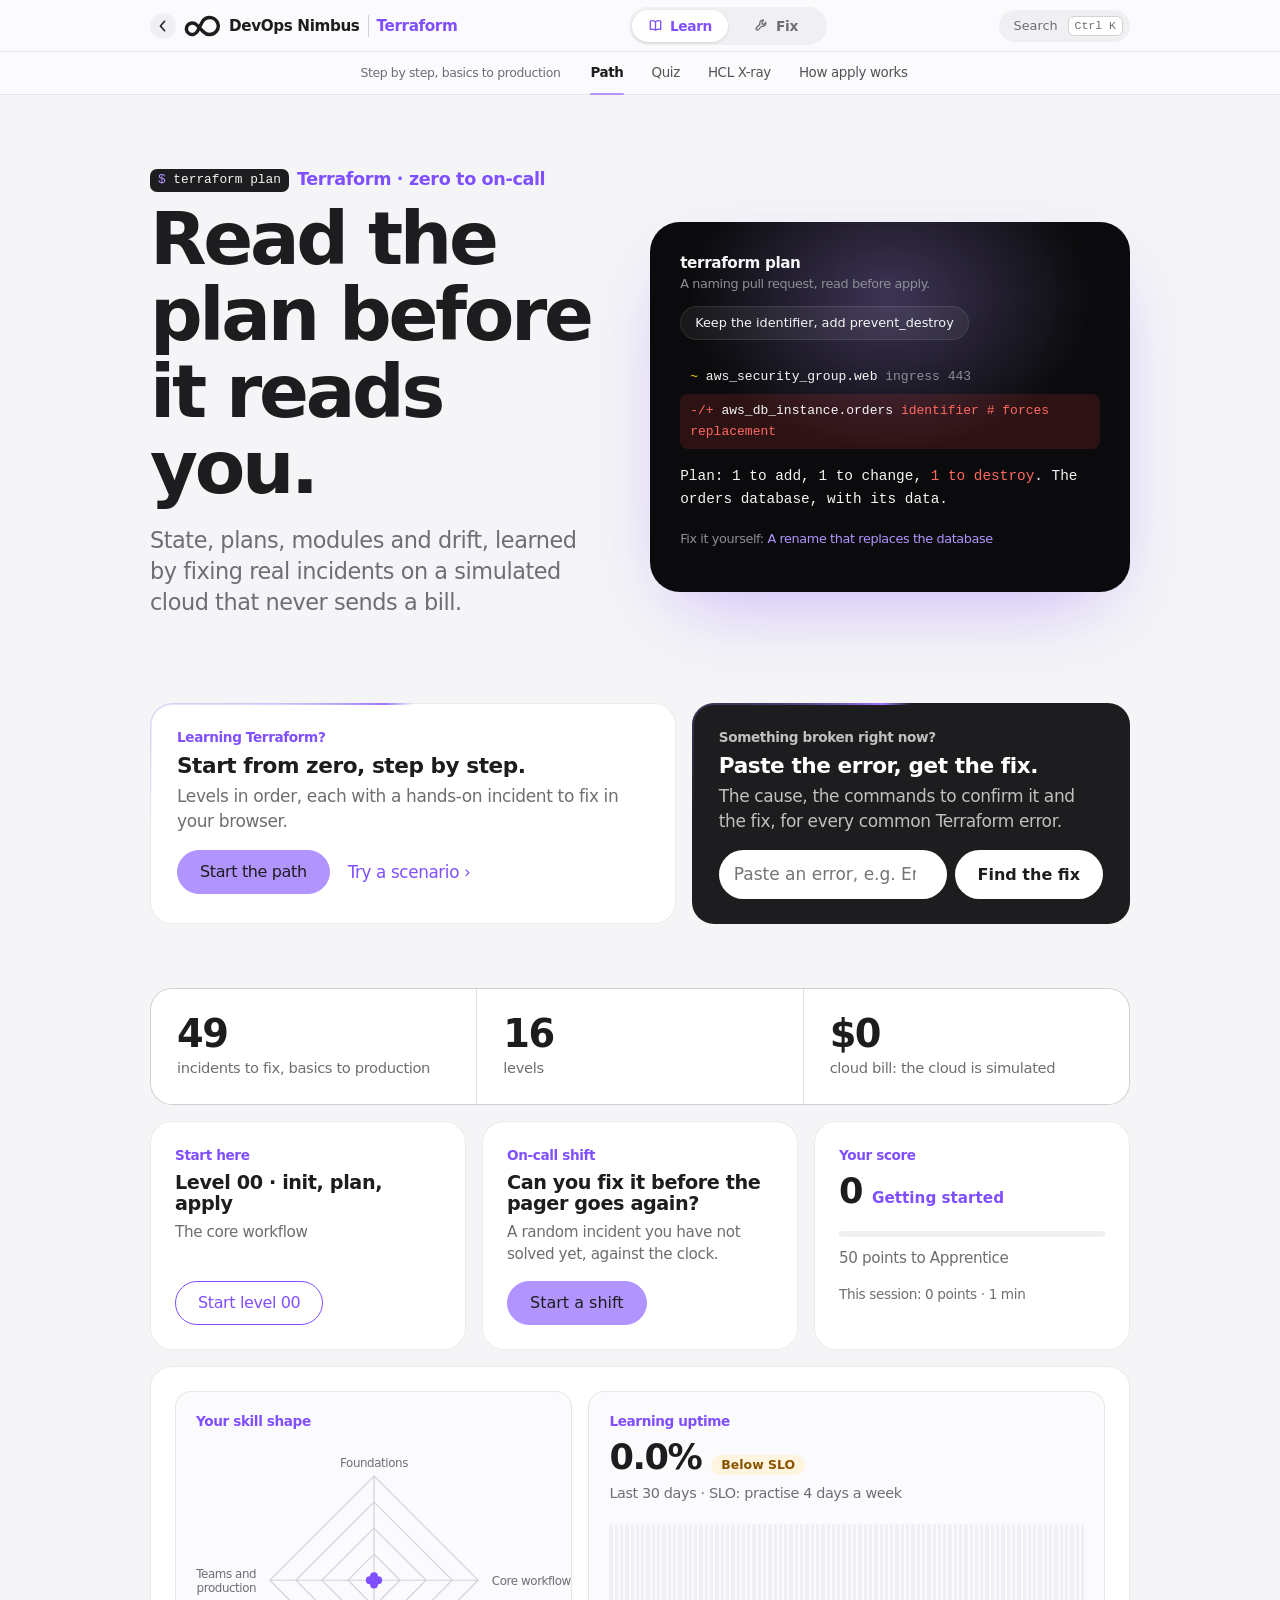
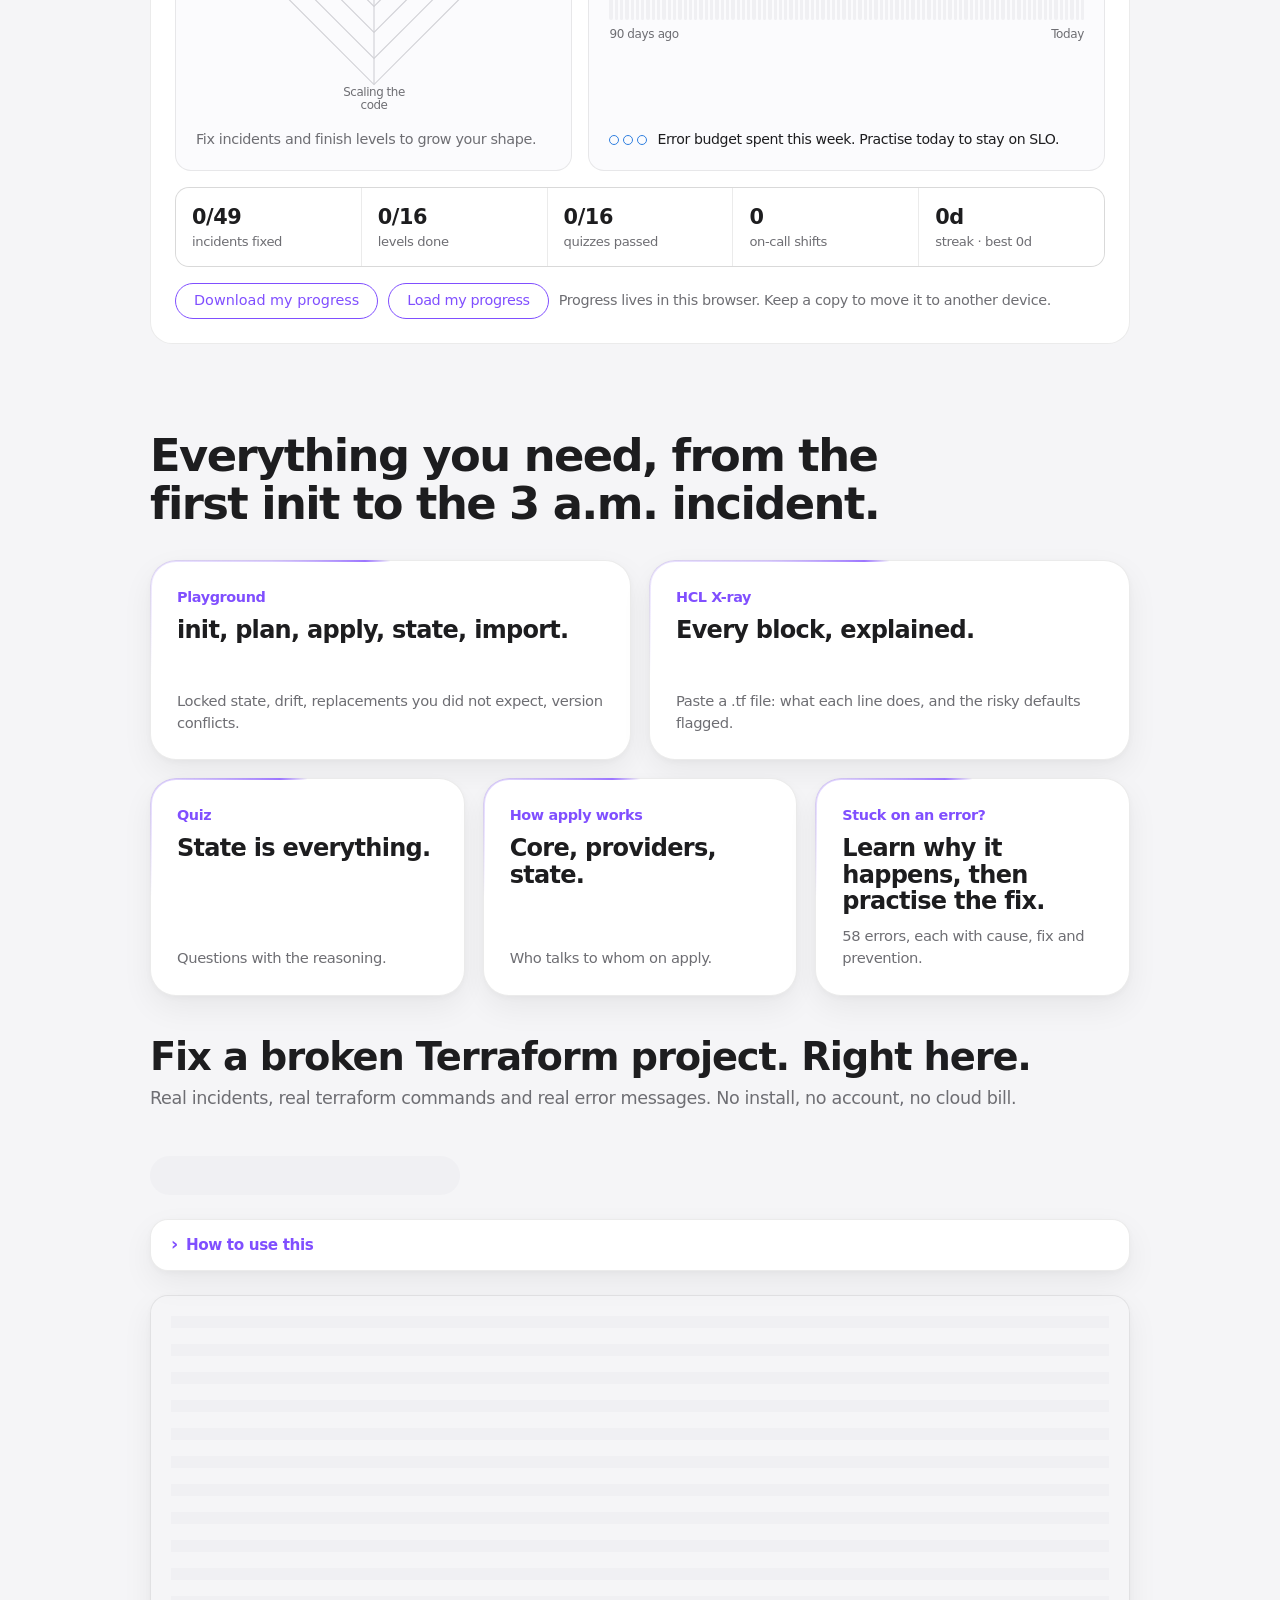
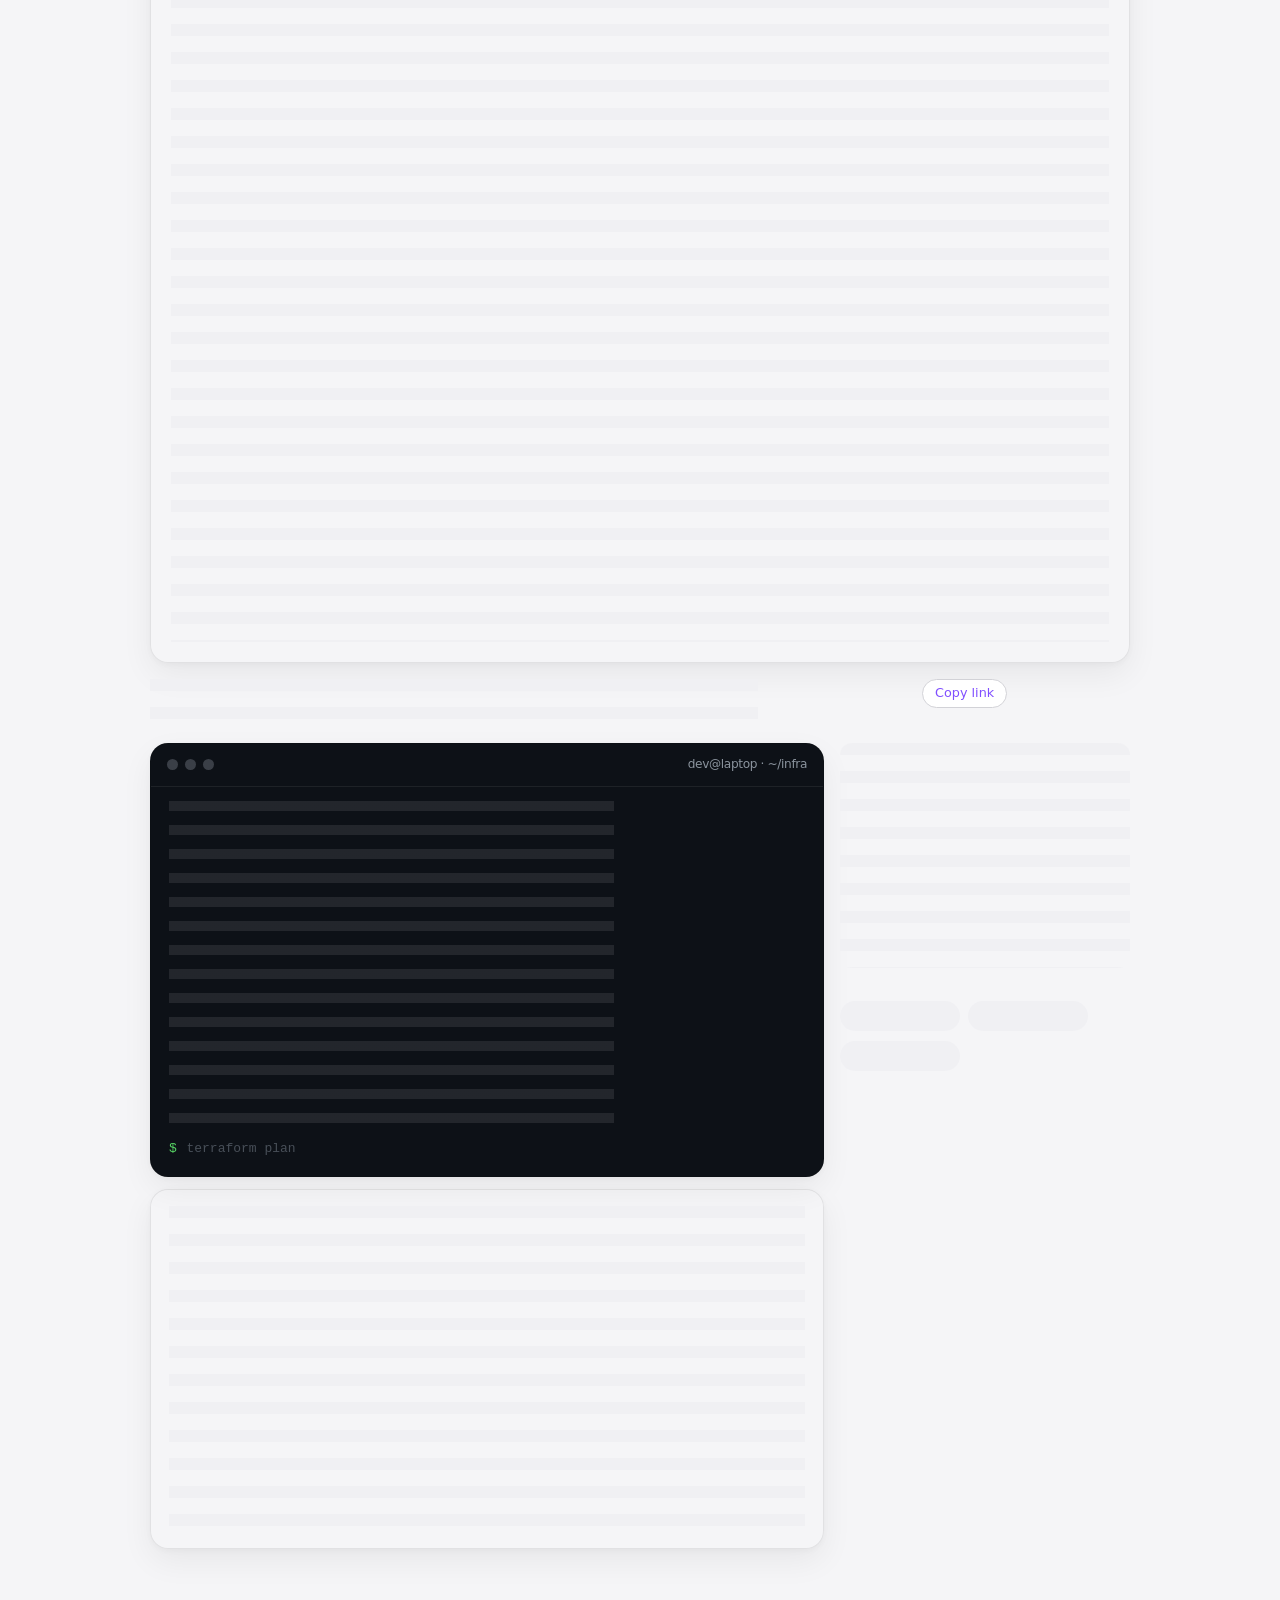
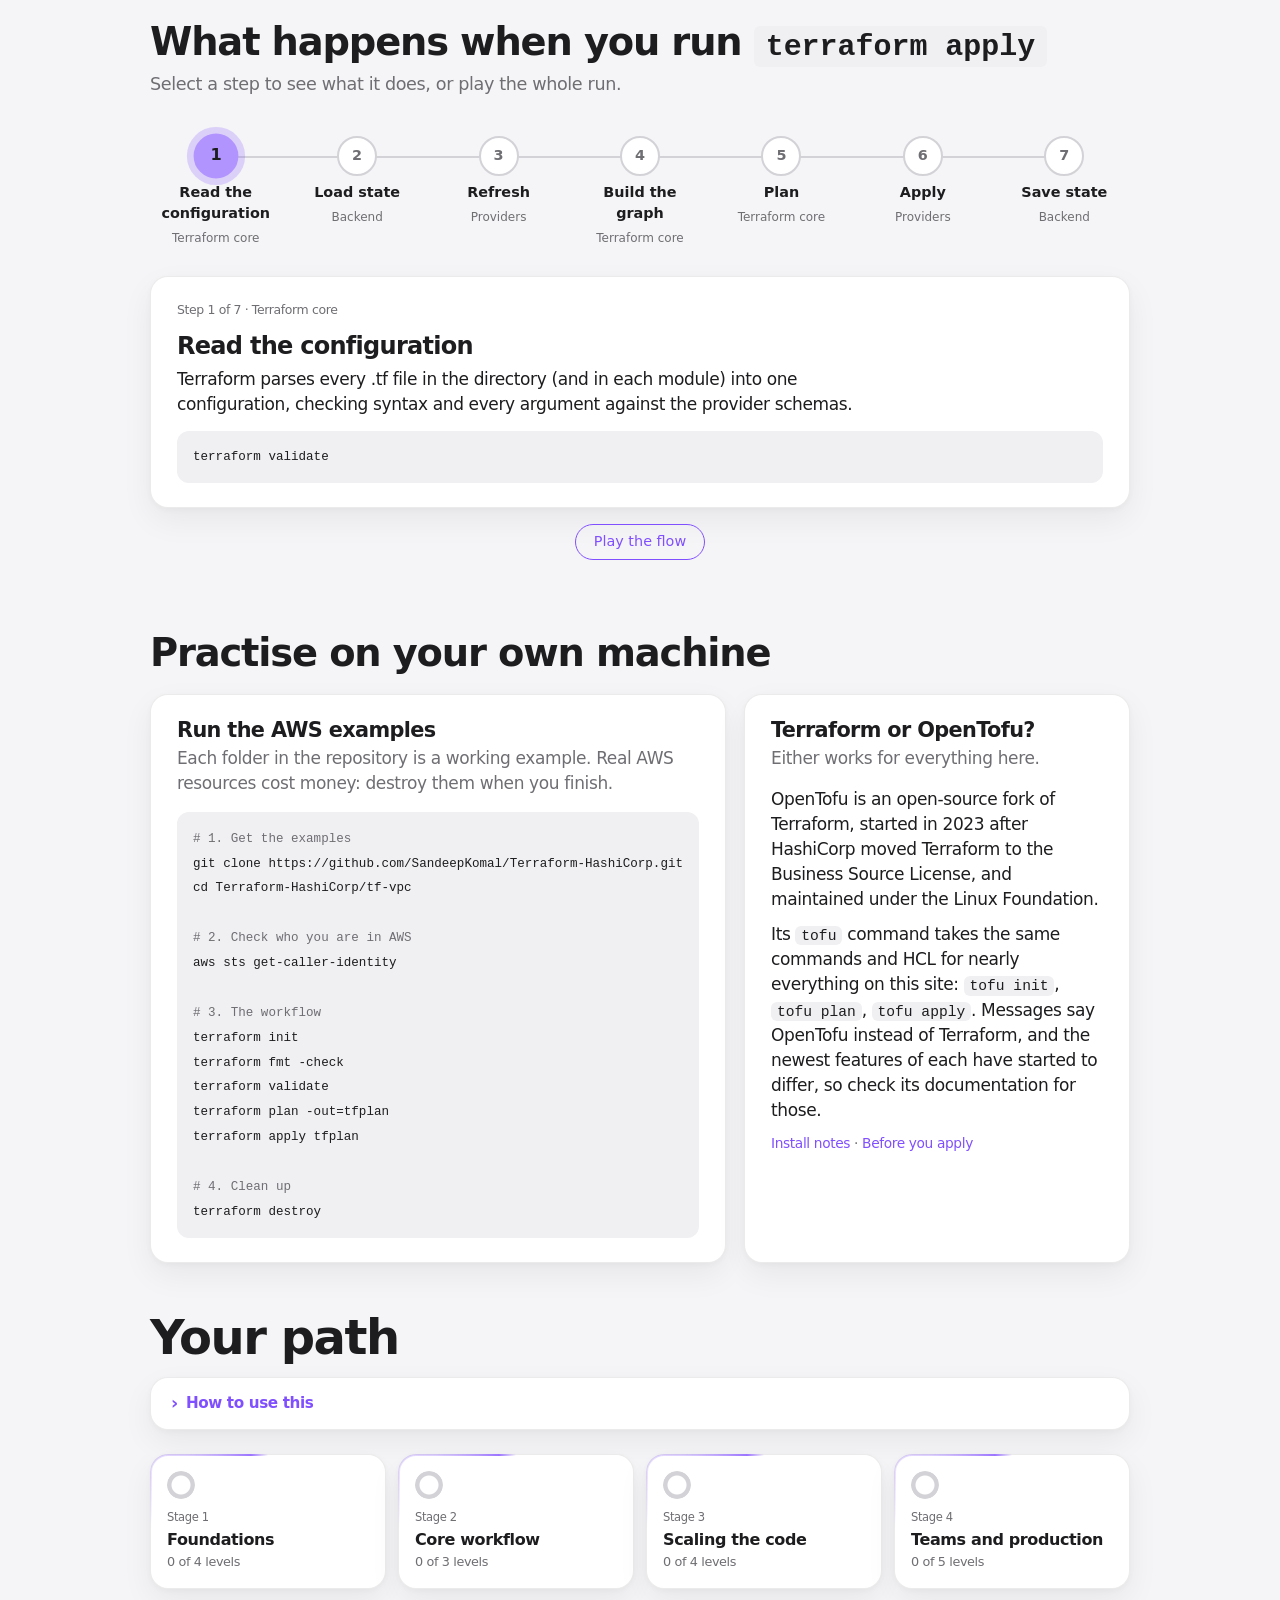
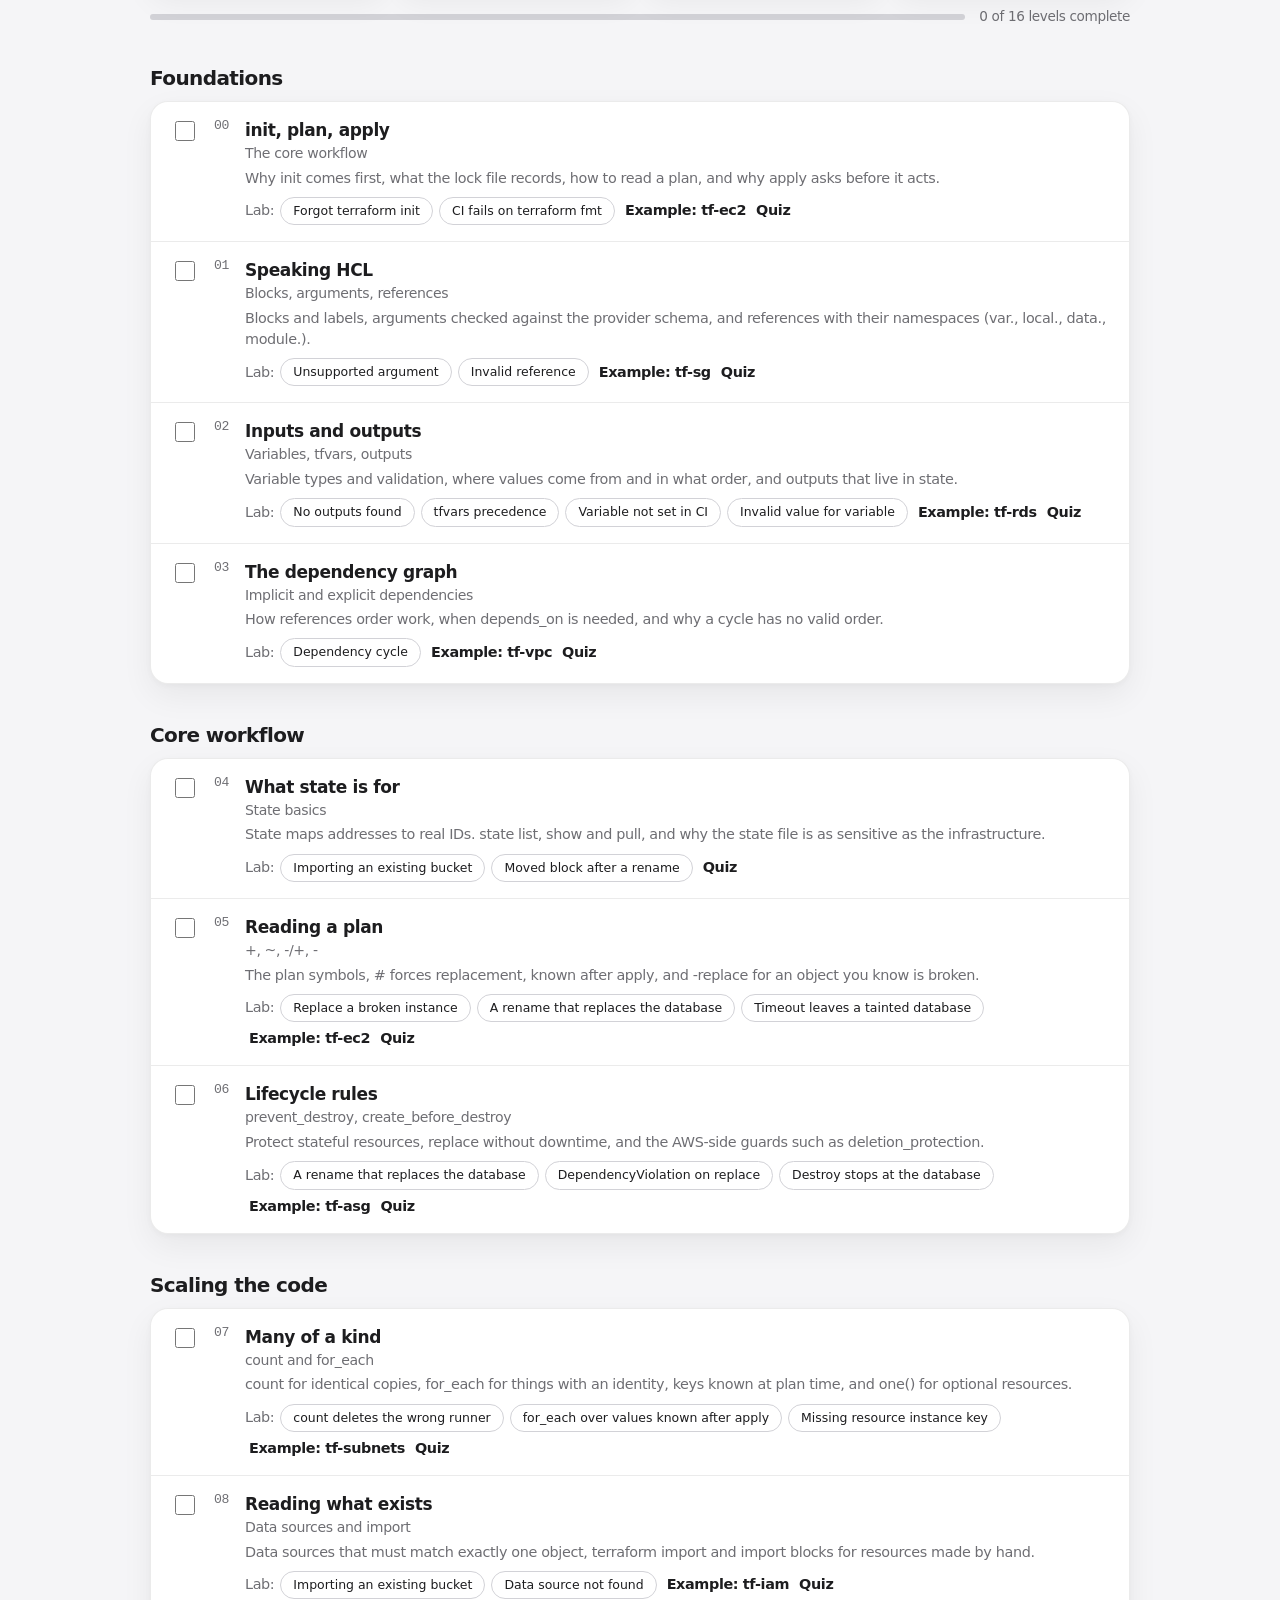
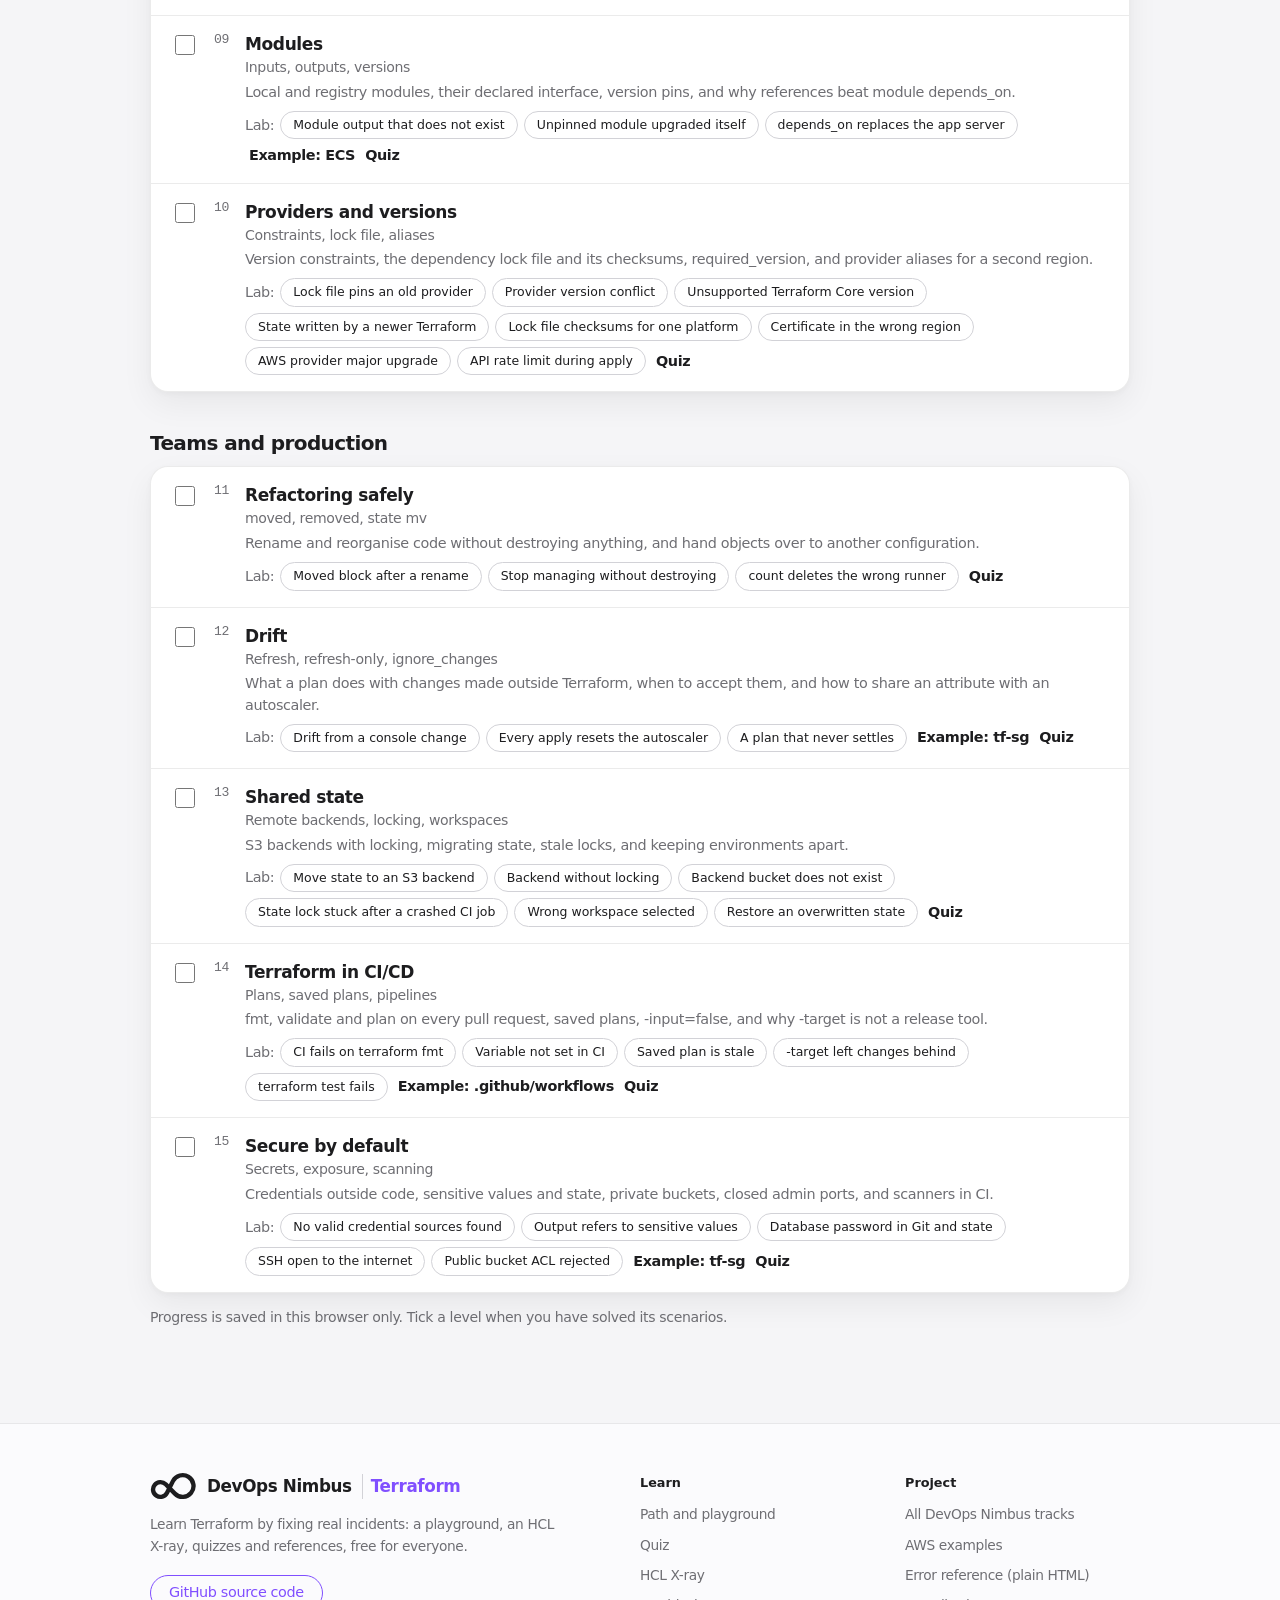
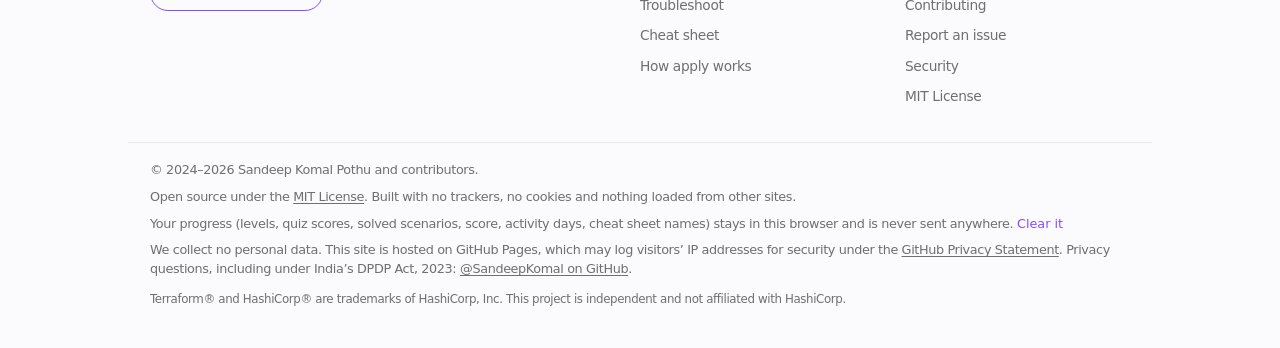
<file: site/index.html>
<!doctype html>
<html lang="en">
<head>
  <meta charset="utf-8">
  <meta name="viewport" content="width=device-width, initial-scale=1">
  <meta http-equiv="Content-Security-Policy" content="default-src 'self'; script-src 'self'; style-src 'self'; img-src 'self' data:; connect-src 'none'; base-uri 'none'; form-action 'none'">
  <meta name="description" content="Learn Terraform by fixing it: 49 real incidents in a browser playground (state locks, drift, replacements, imports, modules, provider versions, security), an HCL X-ray, a troubleshooting reference for every common error, quizzes and a cheat sheet. Free, no account.">
  <meta property="og:type" content="website">
  <meta property="og:site_name" content="DevOps Nimbus">
  <meta property="og:title" content="Terraform, zero to on-call · DevOps Nimbus">
  <meta property="og:description" content="Real Terraform incidents in your browser, an HCL X-ray, and a reference for every common Terraform error. Free and open source.">
  <meta property="og:url" content="https://sandeepkomal.github.io/Terraform-HashiCorp/">
  <link rel="canonical" href="https://sandeepkomal.github.io/Terraform-HashiCorp/">
  <title>Terraform · DevOps Nimbus</title>
  <link rel="stylesheet" href="style.css">
  <!-- Only what the first screen needs, fetched alongside the stylesheet; app.js loads the playground, X-ray, quiz bank and architecture after the first paint. -->
  <script defer src="data.js"></script>
  <script defer src="scenarios.js"></script>
  <script defer src="app.js"></script>
  <script defer src="engage.js"></script>
  <link rel="icon" href="favicon.svg" type="image/svg+xml">
</head>
<body>
  <a class="skip" href="#main">Skip to content</a>
  <header class="top">
    <div class="wrap top-inner">
      <div class="brand">
        <a class="brand-hub" href="https://sandeepkomal.github.io/devops-nimbus/" title="Back to all DevOps Nimbus tracks"><span class="brand-back" aria-hidden="true"><svg viewBox="0 0 8 14" width="7" height="12"><path d="M6.5 1.5 1.5 7l5 5.5" fill="none" stroke="currentColor" stroke-width="1.8" stroke-linecap="round" stroke-linejoin="round"/></svg></span><img class="mark" src="nimbus.svg" alt="" width="37" height="22"><span>DevOps Nimbus</span><span class="sr-only">: back to all tracks</span></a>
        <a class="brand-track" href="#path">Terraform</a>
      </div>
      <nav class="switch" aria-label="Mode">
        <a class="sw learn" href="#path"><svg viewBox="0 0 16 16" width="15" height="15" aria-hidden="true"><path d="M2.5 3.2c1.8-.6 3.6-.4 5.5.8 1.9-1.2 3.7-1.4 5.5-.8v9c-1.8-.6-3.6-.4-5.5.8-1.9-1.2-3.7-1.4-5.5-.8zM8 4v9" fill="none" stroke="currentColor" stroke-width="1.4" stroke-linejoin="round"/></svg>Learn</a>
        <a class="sw fix" href="#doctor"><svg viewBox="0 0 16 16" width="15" height="15" aria-hidden="true"><path d="M10.2 2.4a3.3 3.3 0 0 0-3.9 4.3L2.6 10.4a1.4 1.4 0 0 0 2 2l3.7-3.7a3.3 3.3 0 0 0 4.3-3.9l-2 2-1.7-.4-.4-1.7z" fill="none" stroke="currentColor" stroke-width="1.4" stroke-linejoin="round"/></svg>Fix</a>
      </nav>
      <button type="button" class="kbd-btn" id="palette-open" aria-label="Search the site (Ctrl+K)"><span>Search</span><kbd id="palette-key">Ctrl K</kbd></button>
    </div>
    <div class="wrap sub-row">
      <nav class="subnav" aria-label="Sections">
        <div class="mode learn" role="group" aria-label="Learn">
          <span class="mode-k">Step by step, basics to production</span>
          <a href="#path" data-tab="path">Path</a>
          <a href="#quiz" data-tab="quiz">Quiz</a>
          <a href="#xray" data-tab="xray">HCL X-ray</a>
          <a href="#arch" data-tab="arch">How apply works</a>
        </div>
        <div class="mode fix" role="group" aria-label="Fix">
          <span class="mode-k">Something broken? Find the cause and the fix</span>
          <a href="#doctor" data-tab="doctor">Troubleshoot</a>
          <a href="#cheats" data-tab="cheats">Cheat sheet</a>
        </div>
      </nav>
    </div>
  </header>

  <main id="main" class="wrap">
    <section id="tab-path" class="tab">
      <div class="hero">
        <div class="hero-text">
          <p class="eyebrow"><code class="eyebrow-cmd" aria-hidden="true"><span>$</span> terraform plan</code>Terraform · zero to on-call</p>
          <h1>Read the plan before it reads you.</h1>
          <p class="sub">State, plans, modules and drift, learned by fixing real incidents on a simulated cloud that never sends a bill.</p>
        </div>
        <div class="doors">
          <div class="door learn">
            <p class="door-k">Learning Terraform?</p>
            <h2>Start from zero, step by step.</h2>
            <p>Levels in order, each with a hands-on incident to fix in your browser.</p>
            <div class="ctas"><a class="pill primary" href="#path-title" id="cta-path">Start the path</a><a class="link-more" href="#play/noinit" id="cta-play">Try a scenario</a></div>
          </div>
          <div class="door fix">
            <p class="door-k">Something broken right now?</p>
            <h2>Paste the error, get the fix.</h2>
            <p>The cause, the commands to confirm it and the fix, for every common Terraform error.</p>
            <div class="door-search"><input id="door-q" type="search" placeholder="Paste an error, e.g. Error acquiring the state lock" aria-label="Paste an error" autocomplete="off"><button type="button" class="pill" id="door-go">Find the fix</button></div>
          </div>
        </div>
        <figure class="stage" id="signature" aria-label="A plan that would replace a database, and the fix"></figure>
      </div>
      <div class="stats" id="stats"></div>
      <section class="engage" id="engage" aria-label="Your learning"></section>

      <section class="bento-block" aria-labelledby="bento-title">
        <h2 id="bento-title">Everything you need, from the first init to the 3 a.m. incident.</h2>
        <div class="bento" id="bento"></div>
      </section>

      <section class="playground" aria-labelledby="pg-title">
        <div class="pg-head">
          <div>
            <h2 id="pg-title" class="section-title">Fix a broken Terraform project. Right here.</h2>
            <p class="section-sub">Real incidents, real terraform commands and real error messages. No install, no account, no cloud bill.</p>
          </div>
          <p id="pg-goal" class="pg-goal" aria-live="polite"></p>
        </div>
        <div class="guide-slot" data-guide="playground"></div>
        <div class="pg-scenarios" id="pg-scenarios" role="group" aria-label="Scenario"></div>
        <div class="pg-title-row"><p class="pg-story" id="pg-story"></p><button type="button" class="copy-link" id="pg-copy">Copy link</button></div>
        <div class="pg-body">
          <div class="pg-main">
            <div class="pg-term" id="pg-term">
              <div class="pg-bar" aria-hidden="true"><span></span><span></span><span></span><em>dev@laptop · ~/infra</em></div>
              <div class="pg-out" id="pg-out" role="log" aria-live="polite" aria-label="Terminal output"></div>
              <form class="pg-form" id="pg-form" autocomplete="off">
                <span aria-hidden="true">$</span>
                <input id="pg-input" type="text" spellcheck="false" autocapitalize="off" aria-label="Type a terraform command" placeholder="terraform plan">
              </form>
            </div>
            <div class="pg-editor card" id="pg-editor" aria-label="Files"></div>
          </div>
          <div class="pg-side">
            <div class="pg-map" id="pg-map" aria-label="State and the real objects"></div>
            <div class="pg-try" id="pg-try"></div>
          </div>
        </div>
      </section>

      <section class="flow-block" aria-labelledby="flow-title">
        <h2 id="flow-title" class="section-title">What happens when you run <code>terraform apply</code></h2>
        <p class="section-sub">Select a step to see what it does, or play the whole run.</p>
        <ol id="flow" class="flow" aria-label="Apply flow"></ol>
        <div class="flow-detail card" id="flow-detail" aria-live="polite"></div>
        <div class="flow-controls">
          <button type="button" class="pill small-pill" id="flow-play">Play the flow</button>
        </div>
      </section>

      <section aria-labelledby="start-title" class="start-block">
        <h2 id="start-title" class="section-title">Practise on your own machine</h2>
        <div class="start-grid">
          <div class="card">
            <h3>Run the AWS examples</h3>
            <p class="muted">Each folder in the repository is a working example. Real AWS resources cost money: destroy them when you finish.</p>
            <pre class="start"><code><span class="cm"># 1. Get the examples</span>
git clone https://github.com/SandeepKomal/Terraform-HashiCorp.git
cd Terraform-HashiCorp/tf-vpc

<span class="cm"># 2. Check who you are in AWS</span>
aws sts get-caller-identity

<span class="cm"># 3. The workflow</span>
terraform init
terraform fmt -check
terraform validate
terraform plan -out=tfplan
terraform apply tfplan

<span class="cm"># 4. Clean up</span>
terraform destroy</code></pre>
          </div>
          <div class="card tofu">
            <h3>Terraform or OpenTofu?</h3>
            <p class="muted">Either works for everything here.</p>
            <p>OpenTofu is an open-source fork of Terraform, started in 2023 after HashiCorp moved Terraform to the Business Source License, and maintained under the Linux Foundation.</p>
            <p>Its <code>tofu</code> command takes the same commands and HCL for nearly everything on this site: <code>tofu init</code>, <code>tofu plan</code>, <code>tofu apply</code>. Messages say OpenTofu instead of Terraform, and the newest features of each have started to differ, so check its documentation for those.</p>
            <p class="start-note"><a data-repo="/blob/main/Terraform_installation.txt" href="#">Install notes</a> · <a data-repo="/blob/main/SECURITY.md" href="#">Before you apply</a></p>
          </div>
        </div>
      </section>

      <h2 class="section-title" id="path-title">Your path</h2>
      <div class="guide-slot" data-guide="path"></div>
      <div class="stages" id="stages" role="list"></div>
      <div class="progress-row">
        <div class="bar" role="progressbar" aria-label="Levels complete" aria-valuemin="0" aria-valuemax="16" id="bar"><span id="bar-fill"></span></div>
        <span id="bar-text"></span>
      </div>
      <div id="levels"></div>
      <p class="note">Progress is saved in this browser only. Tick a level when you have solved its scenarios.</p>
    </section>

    <section id="tab-quiz" class="tab" hidden>
      <h2>Quiz</h2>
      <p class="lede">Scenario questions for every level, from the first init to production. You see right or wrong as soon as you answer, with the reasoning.</p>
      <div class="guide-slot" data-guide="quiz"></div>
      <label class="field">Practise
        <select id="quiz-level"></select>
      </label>
      <button type="button" class="pill small-pill quiz-again" id="quiz-again">Start again with new order</button>
      <div id="quiz-list"></div>
    </section>

    <section id="tab-xray" class="tab" hidden>
      <h2>HCL X-ray</h2>
      <p class="lede">Paste a .tf file to see what every block and argument does, which settings are risky, and what is missing. Or open one of this repository's own.</p>
      <div class="guide-slot" data-guide="xray"></div>
      <div class="seg" id="xray-pick" role="tablist" aria-label="File"></div>
      <div class="xray-paste card" id="xray-edit" hidden>
        <label for="xray-input" class="xray-paste-label">Paste a .tf file</label>
        <textarea id="xray-input" rows="12" spellcheck="false" autocapitalize="off" placeholder="resource &quot;aws_s3_bucket&quot; &quot;logs&quot; {&#10;  bucket = &quot;my-logs&quot;&#10;}"></textarea>
        <p id="xray-error" class="xray-warn" hidden></p>
        <div class="xray-paste-actions">
          <button type="button" class="pill primary small-pill" id="xray-go">Explain</button>
          <button type="button" class="pill small-pill" id="xray-example">Load an example</button>
          <span class="note">Ctrl+Enter explains. Everything stays in your browser; do not paste real secrets.</span>
        </div>
      </div>
      <div class="xray-paste card" id="xray-result" hidden>
        <div class="xray-result-bar">
          <div>
            <p class="xray-result-title" id="xray-summary"></p>
            <p class="note">Select any line to see what it does. Lines marked in amber are worth a second look.</p>
          </div>
          <div class="xray-result-actions" id="xray-actions">
            <button type="button" class="pill small-pill" id="xray-edit-btn">Edit</button>
            <button type="button" class="pill small-pill" id="xray-clear">Clear</button>
          </div>
        </div>
        <div id="xray-review" aria-live="polite"></div>
      </div>
      <div class="xray" id="xray-view" hidden>
        <ol id="xray-lines" class="code" aria-label="File lines"></ol>
        <aside id="xray-note" class="card" aria-live="polite"><p class="muted">Pick a line on the left.</p></aside>
      </div>
    </section>

    <section id="tab-doctor" class="tab" hidden>
      <p class="mode-banner"><strong>Fix mode.</strong> For when something is broken right now. Learning Terraform instead? <a href="#path">Start the path</a>.</p>
      <h2>Stuck on an error?</h2>
      <p class="lede">Paste the error Terraform printed, or search by word. Each answer explains why it happens, how to confirm it and how to fix and prevent it, then gives you a safe scenario to break and fix it yourself, so you recognise it next time.</p>
      <div class="guide-slot" data-guide="doctor"></div>
      <label class="doctor-search">Paste an error, or search symptoms and words
        <textarea id="doctor-q" rows="2" spellcheck="false" autocapitalize="off" placeholder="Error: Error acquiring the state lock"></textarea>
      </label>
      <div id="doctor-hits" class="doctor-hits"></div>
      <div id="doctor-list" class="doctor-groups"></div>
      <div id="doctor-out"></div>
      <p class="note">A plain version of this reference, readable without JavaScript: <a href="problems.html">problems.html</a>.</p>
    </section>

    <section id="tab-cheats" class="tab" hidden>
      <h2>Cheat sheet</h2>
      <p class="lede">The commands people use every day. Try runs a command in the playground, opening the scenario it needs. Lab marks the ones that need a real installation or account.</p>
      <div class="guide-slot" data-guide="cheats"></div>
      <div class="cheat-tools">
        <label class="field">Search
          <input id="cheat-q" type="search" placeholder="state, import, lock, workspace..." autocomplete="off">
        </label>
        <details class="cheat-fill-box" id="cheat-fill-box">
          <summary>Fill in your own names</summary>
          <div class="cheat-fill" id="cheat-fill"></div>
        </details>
      </div>
      <div id="cheat-out"></div>
    </section>

    <section id="tab-arch" class="tab" hidden>
      <h2>What happens on terraform apply</h2>
      <p class="lede">What runs where when you type <code>terraform apply</code>: the CLI and core, providers, the registry and lock file, state, the backend and its lock, and the cloud. Point at a component, or tab to it, to read about it.</p>
      <div class="arch" id="arch"></div>
    </section>
  </main>

  <footer class="foot">
    <div class="wrap foot-grid">
      <div class="foot-brand">
        <a class="brand" href="#path">
          <img class="mark" src="nimbus.svg" alt="" width="47" height="28">
          DevOps Nimbus <span class="brand-track">Terraform</span>
        </a>
        <p>Learn Terraform by fixing real incidents: a playground, an HCL X-ray, quizzes and references, free for everyone.</p>
        <a class="pill small-pill foot-gh" data-repo="" href="#">GitHub source code</a>
      </div>
      <nav class="foot-col" aria-label="Learn">
        <h2>Learn</h2>
        <a href="#path">Path and playground</a>
        <a href="#quiz">Quiz</a>
        <a href="#xray">HCL X-ray</a>
        <a href="#doctor">Troubleshoot</a>
        <a href="#cheats">Cheat sheet</a>
        <a href="#arch">How apply works</a>
      </nav>
      <nav class="foot-col" aria-label="Project">
        <h2>Project</h2>
        <a href="https://sandeepkomal.github.io/devops-nimbus/">All DevOps Nimbus tracks</a>
        <a data-repo="#readme" href="#">AWS examples</a>
        <a href="problems.html">Error reference (plain HTML)</a>
        <a data-repo="/blob/main/CONTRIBUTING.md" href="#">Contributing</a>
        <a data-repo="/issues" href="#">Report an issue</a>
        <a data-repo="/blob/main/SECURITY.md" href="#">Security</a>
        <a data-repo="/blob/main/LICENSE" href="#">MIT License</a>
      </nav>
    </div>
    <div class="wrap foot-base">
      <p>© 2024–2026 Sandeep Komal Pothu and contributors.</p>
      <p>Open source under the <a data-repo="/blob/main/LICENSE" href="#">MIT License</a>. Built with no trackers, no cookies and nothing loaded from other sites.</p>
      <p>Your progress (levels, quiz scores, solved scenarios, score, activity days, cheat sheet names) stays in this browser and is never sent anywhere. <button type="button" class="link-btn" id="forget">Clear it</button></p>
      <p>We collect no personal data. This site is hosted on GitHub Pages, which may log visitors’ IP addresses for security under the <a href="https://docs.github.com/en/site-policy/privacy-policies/github-general-privacy-statement">GitHub Privacy Statement</a>. Privacy questions, including under India’s DPDP Act, 2023: <a href="https://github.com/SandeepKomal">@SandeepKomal on GitHub</a>.</p>
      <p class="foot-tm">Terraform® and HashiCorp® are trademarks of HashiCorp, Inc. This project is independent and not affiliated with HashiCorp.</p>
    </div>
  </footer>

  <dialog id="palette" class="palette" aria-label="Search">
    <input id="palette-input" type="text" placeholder="Jump to a level, scenario, error or section" autocomplete="off" aria-controls="palette-list">
    <ul id="palette-list" role="listbox"></ul>
    <p class="palette-foot muted"><kbd>↑</kbd> <kbd>↓</kbd> to move · <kbd>Enter</kbd> to open · <kbd>Esc</kbd> to close</p>
  </dialog>
</body>
</html>
</file>
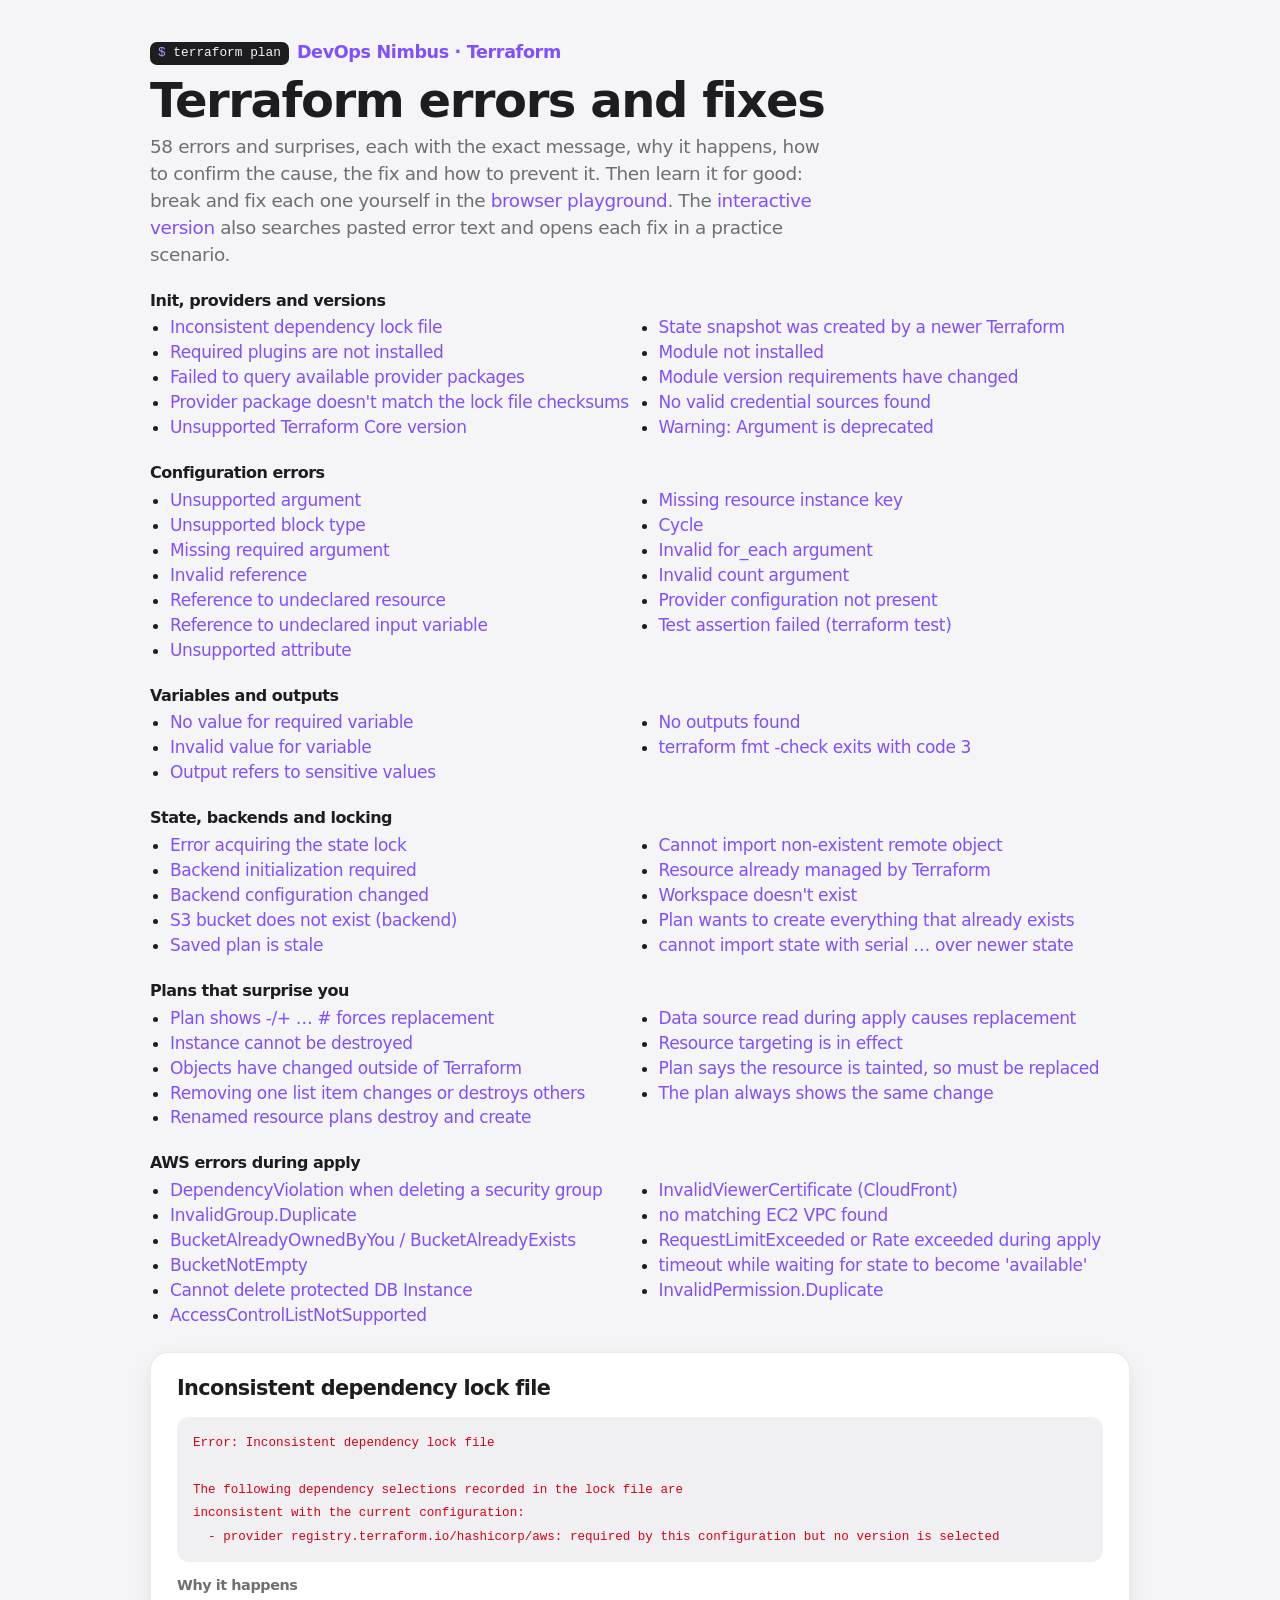
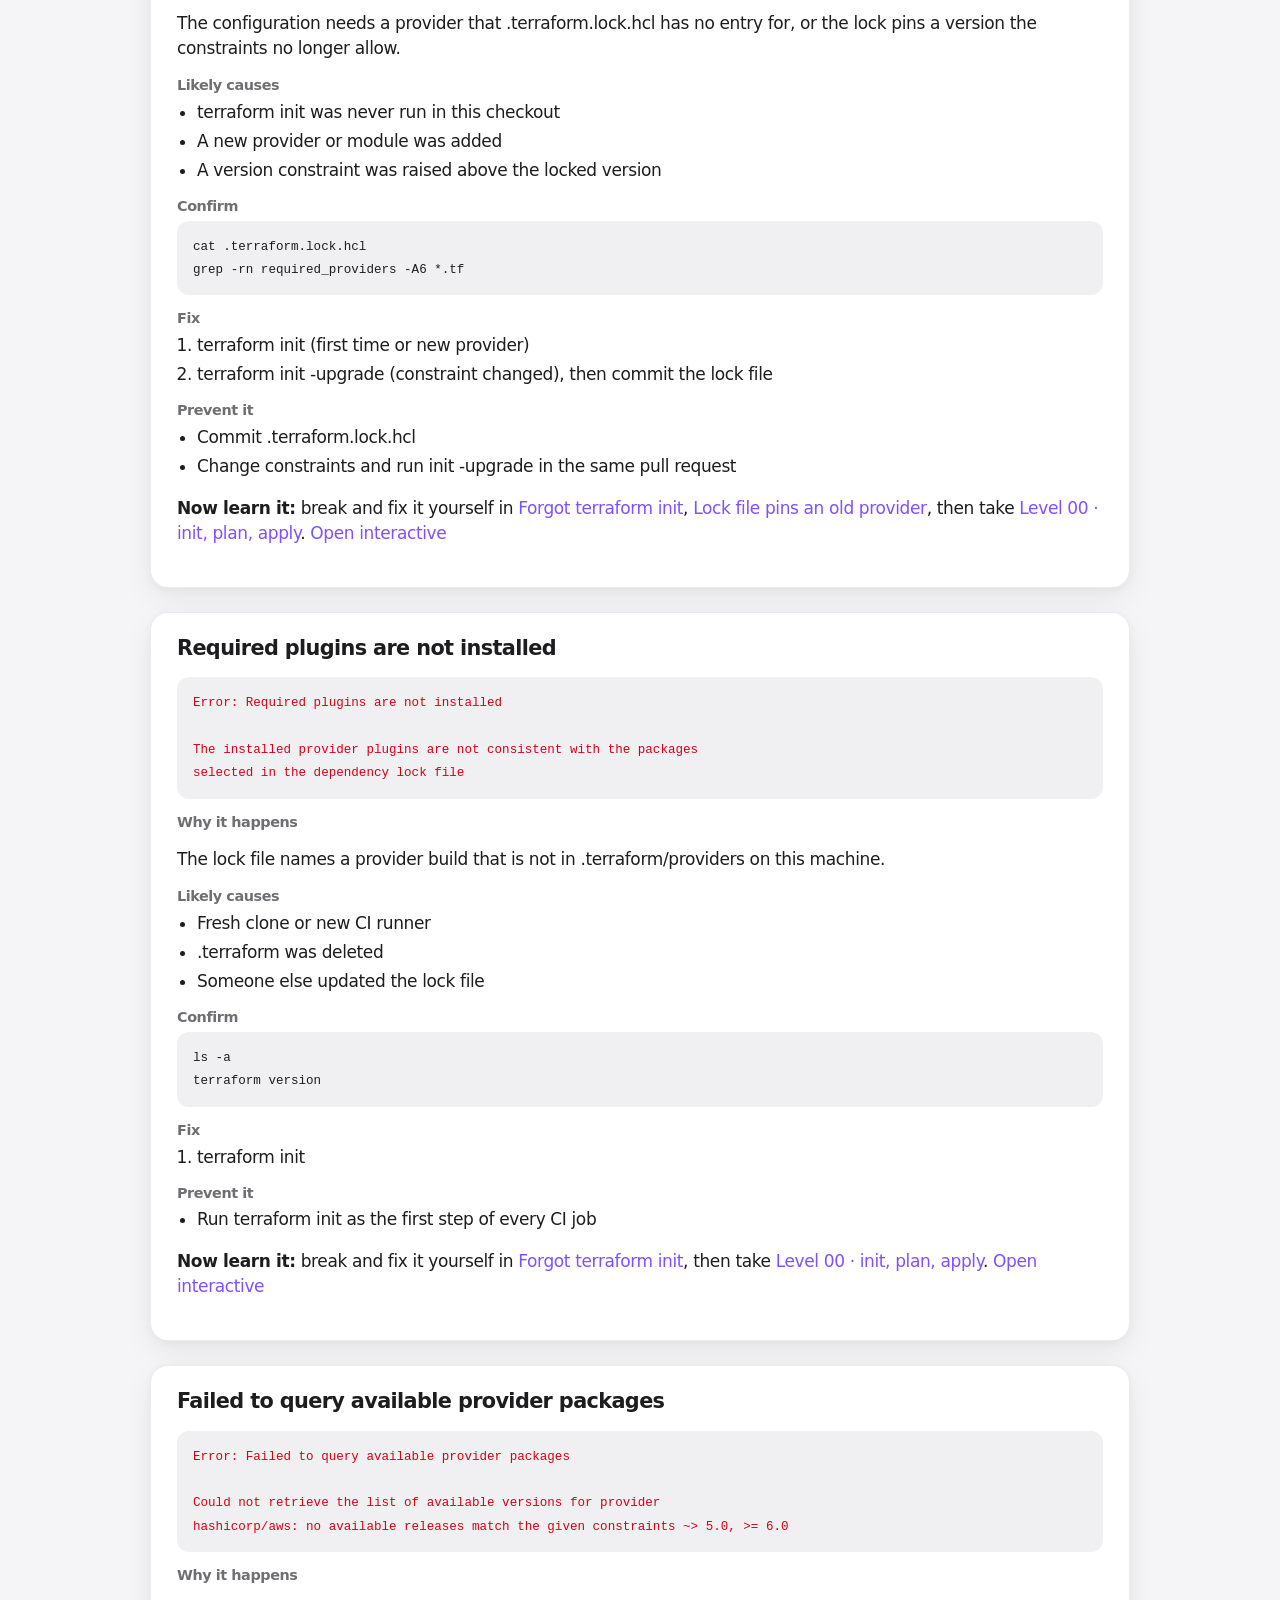
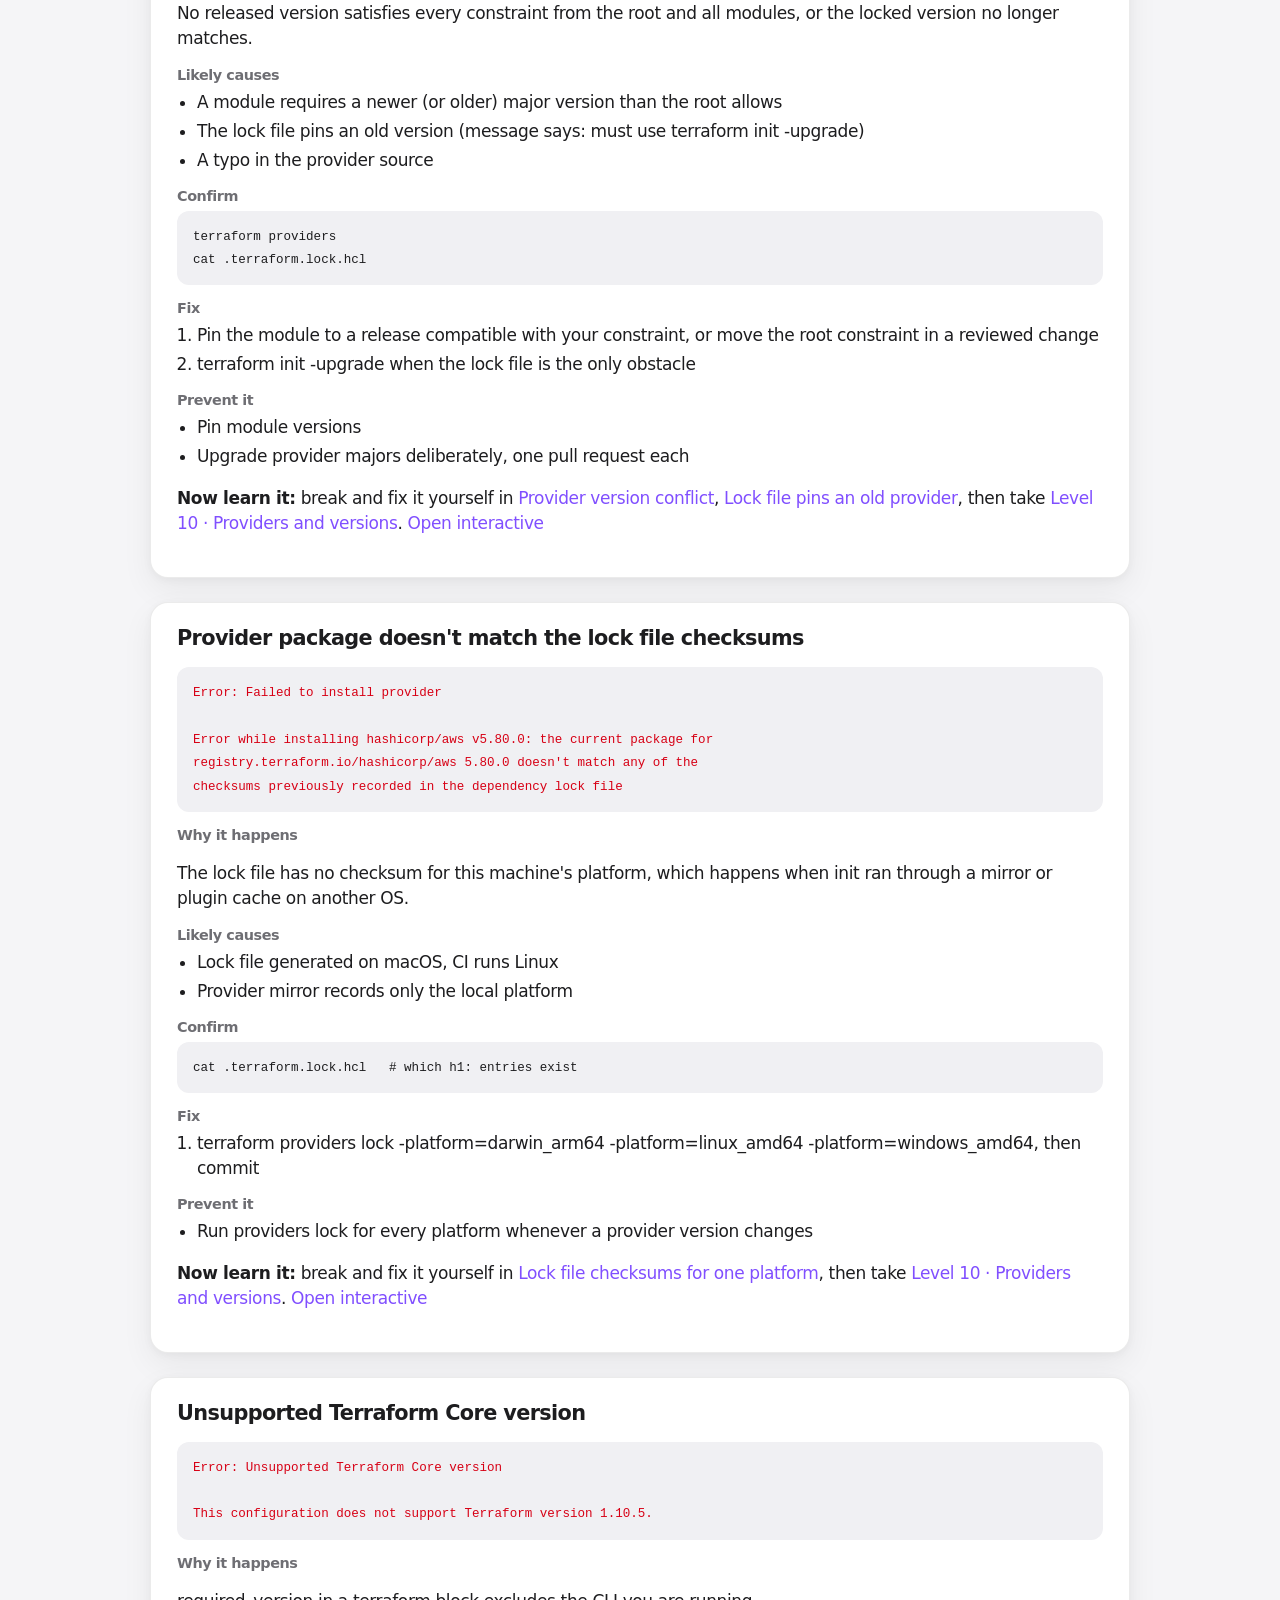
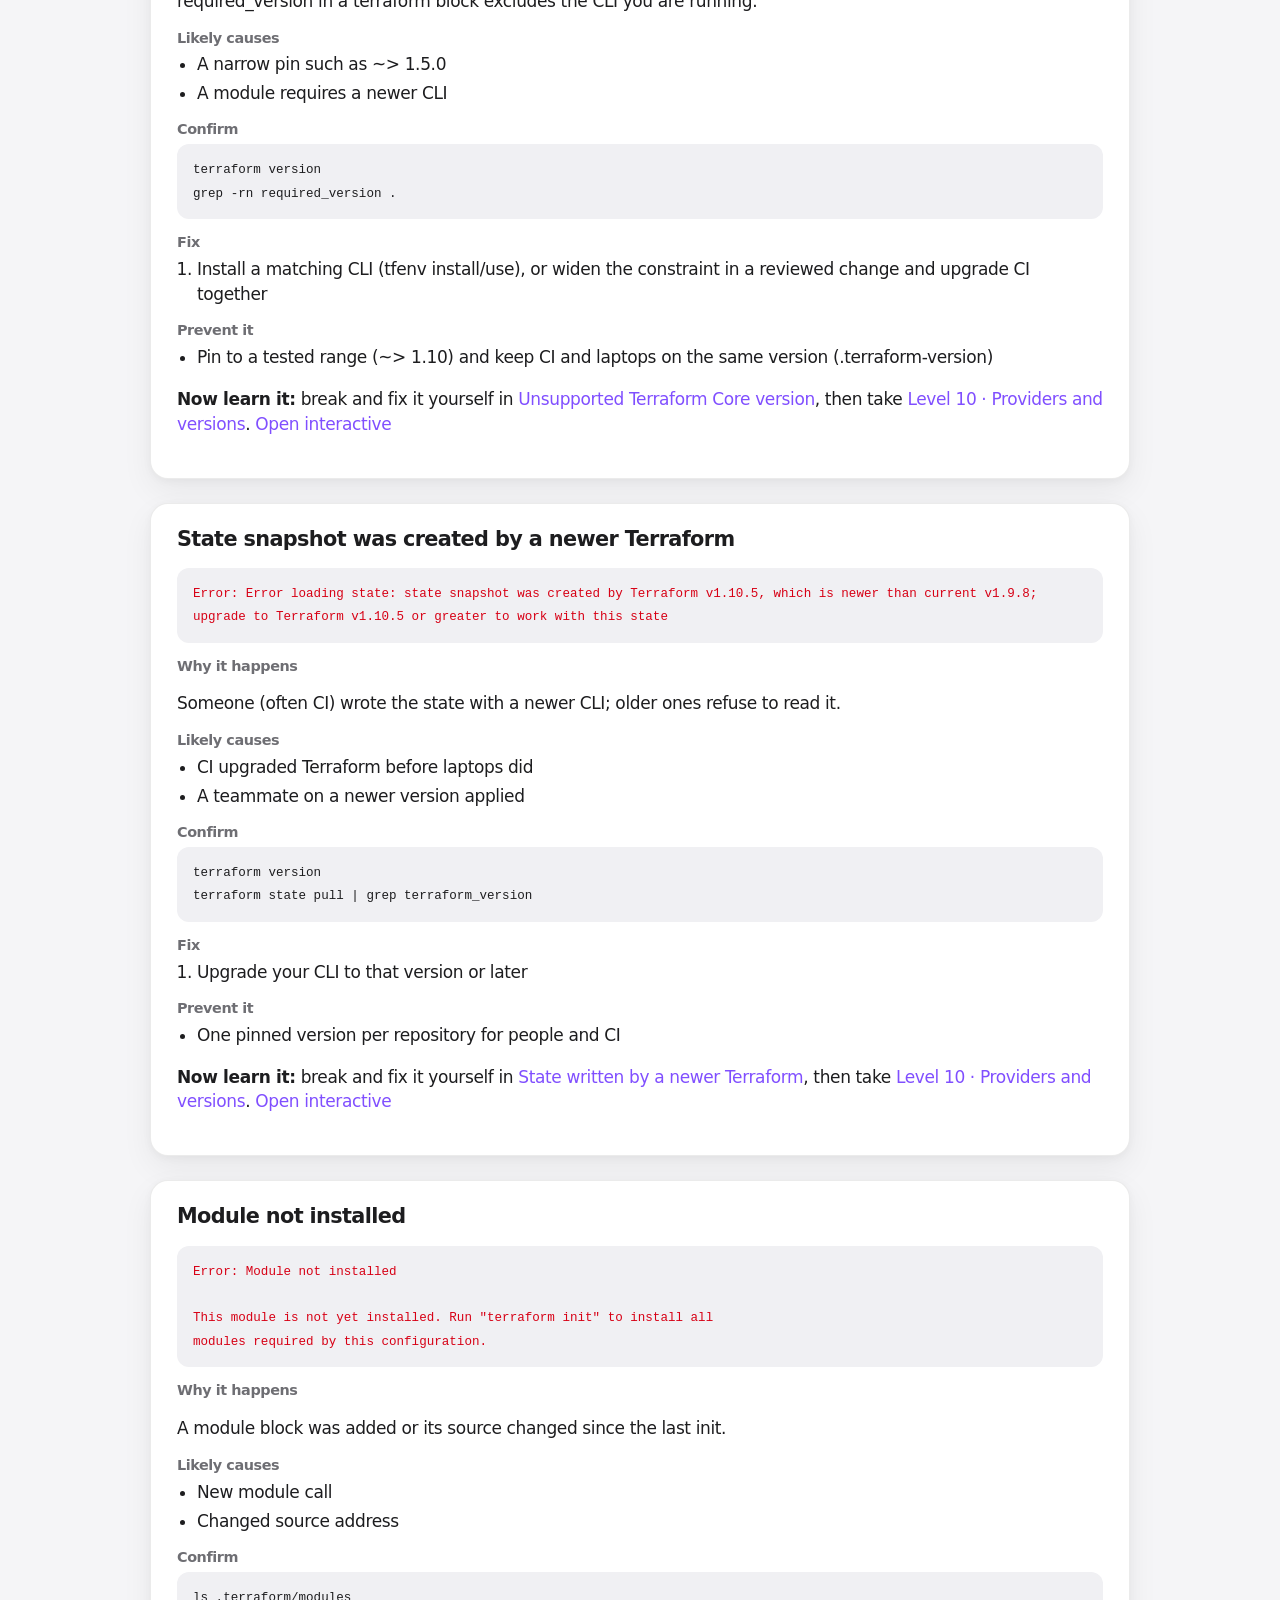
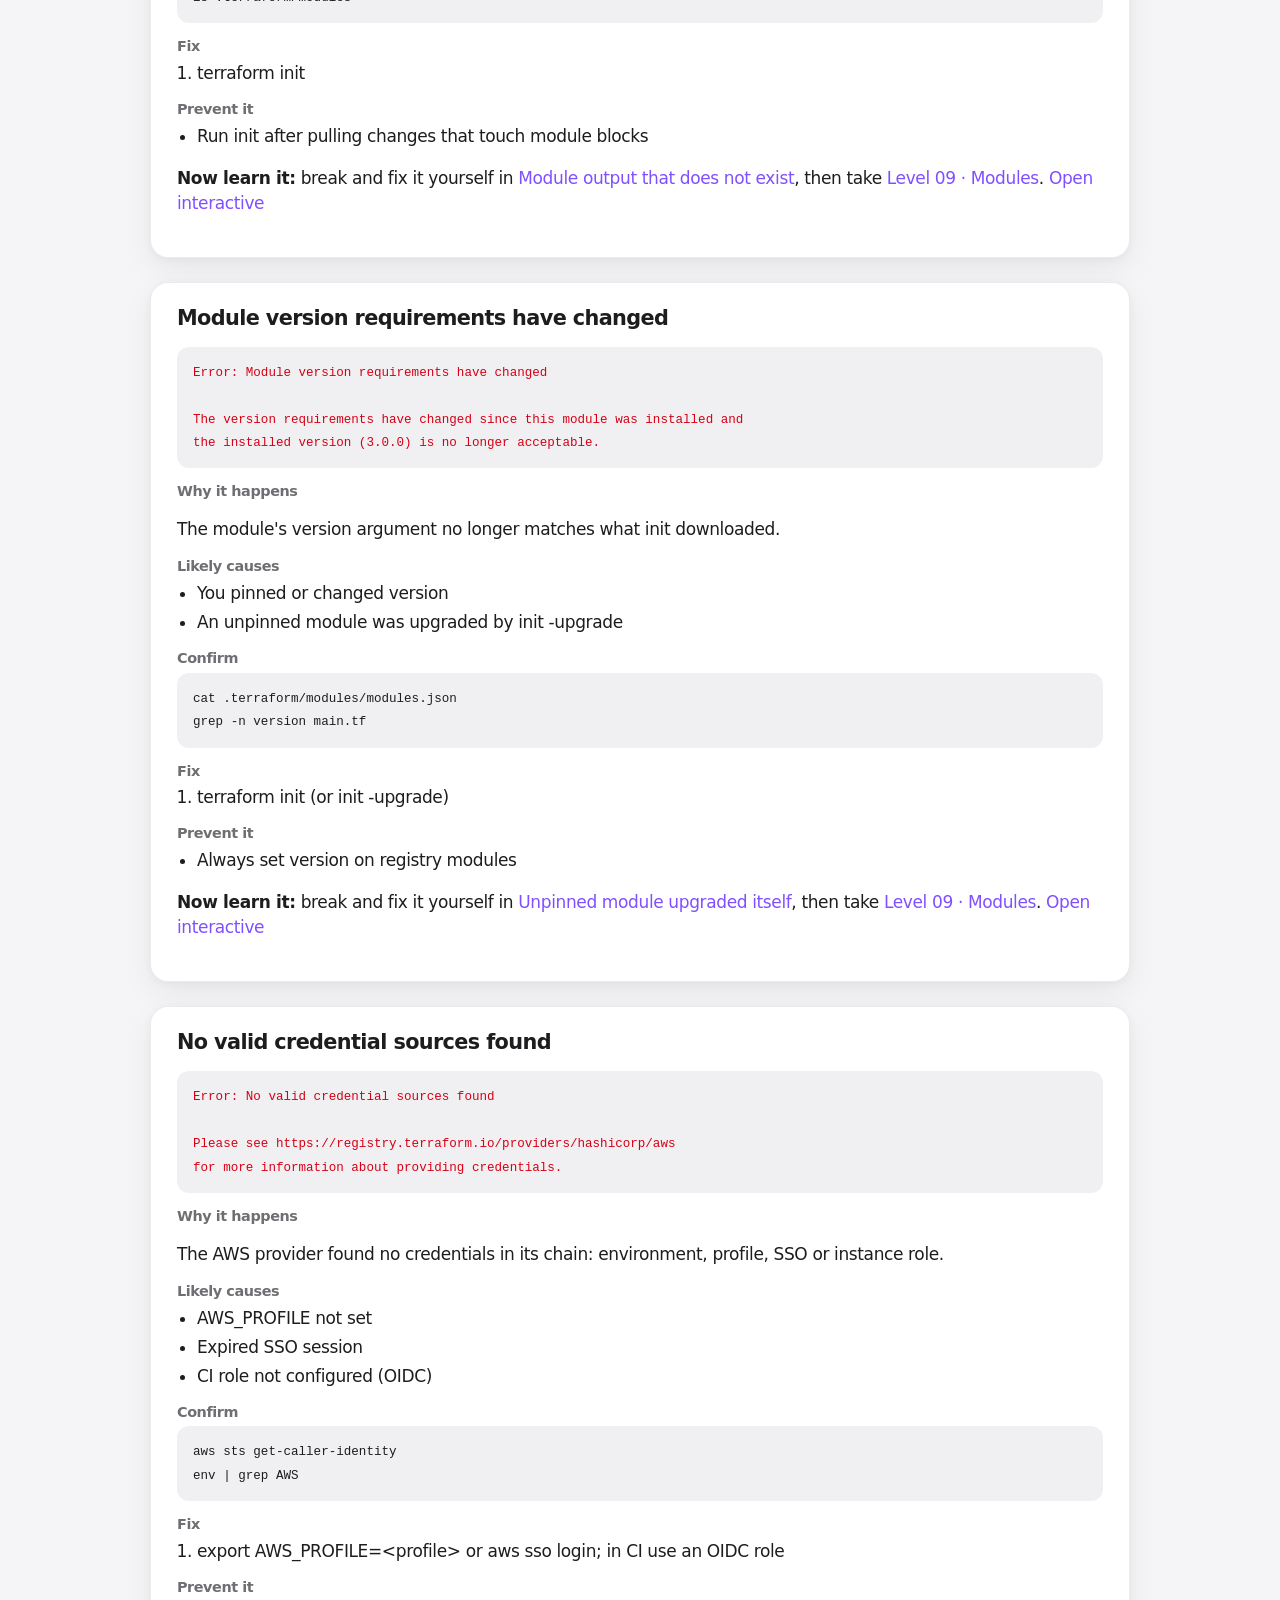
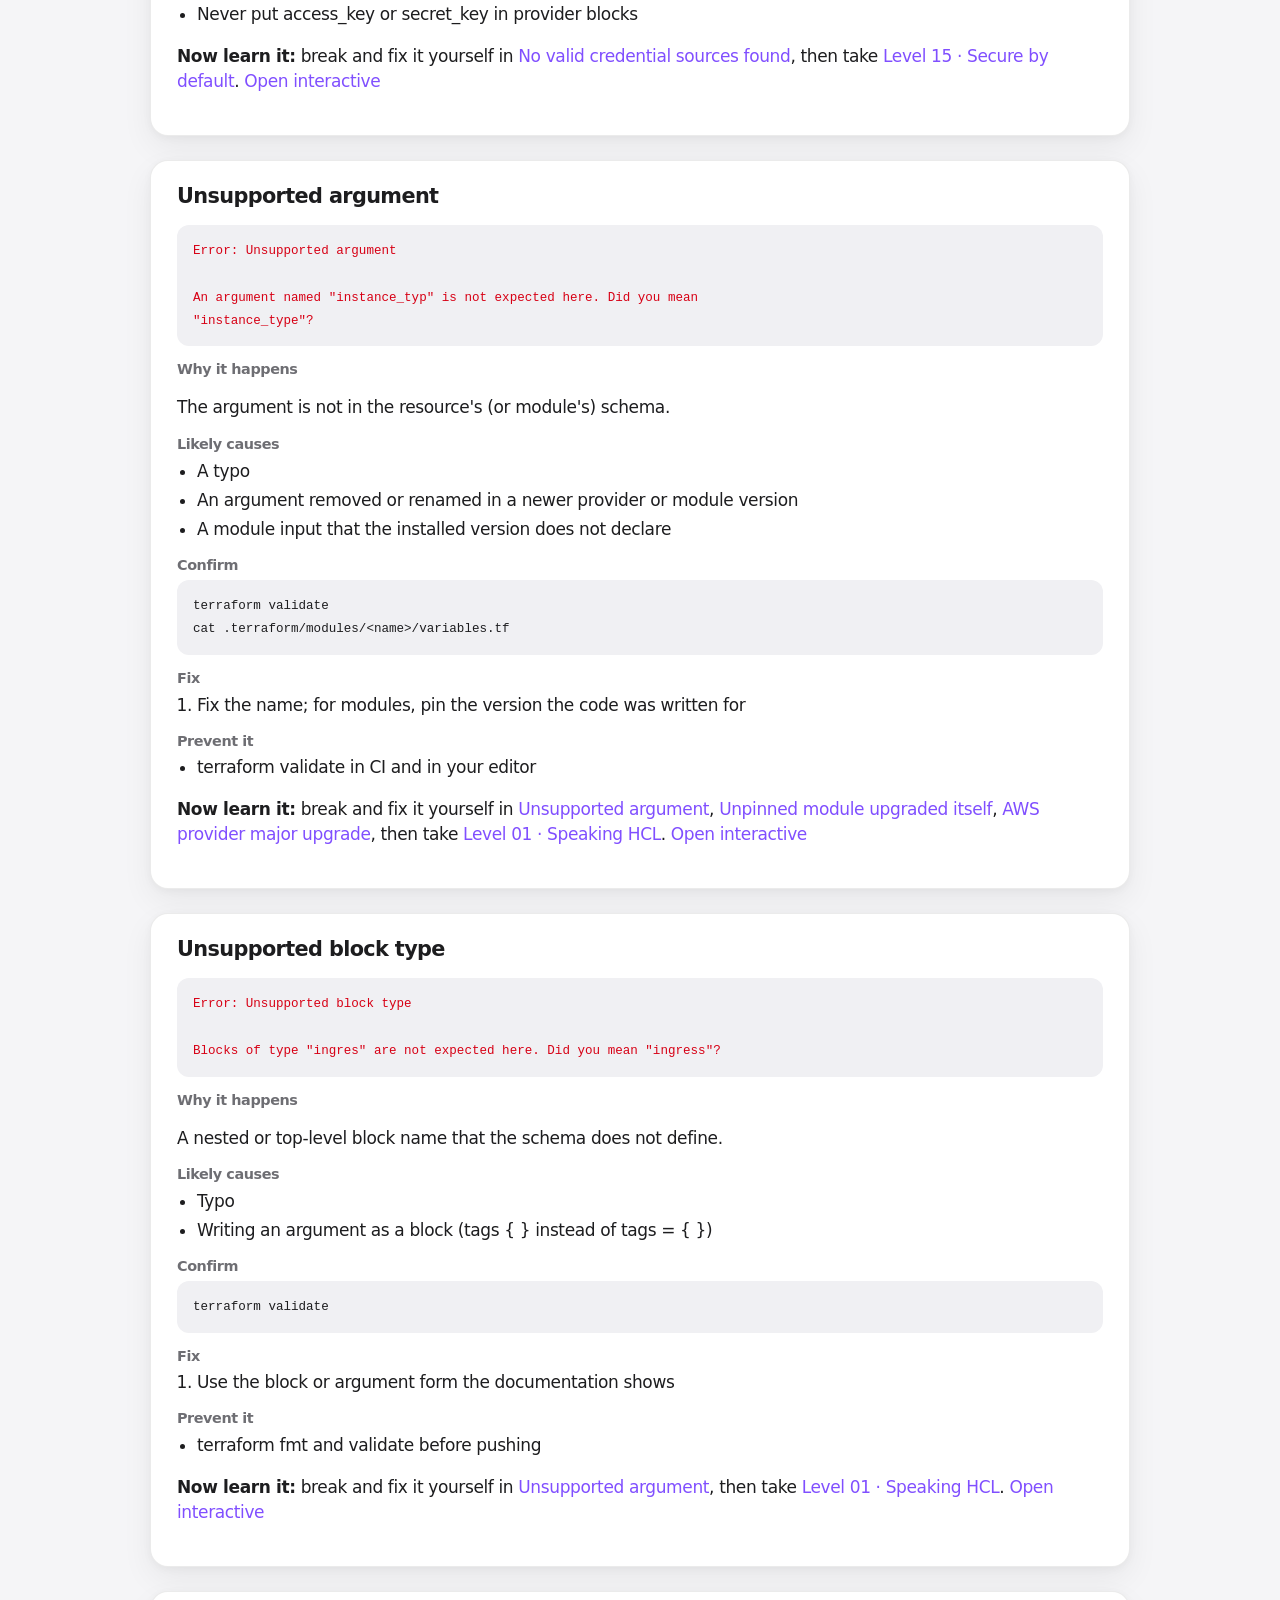
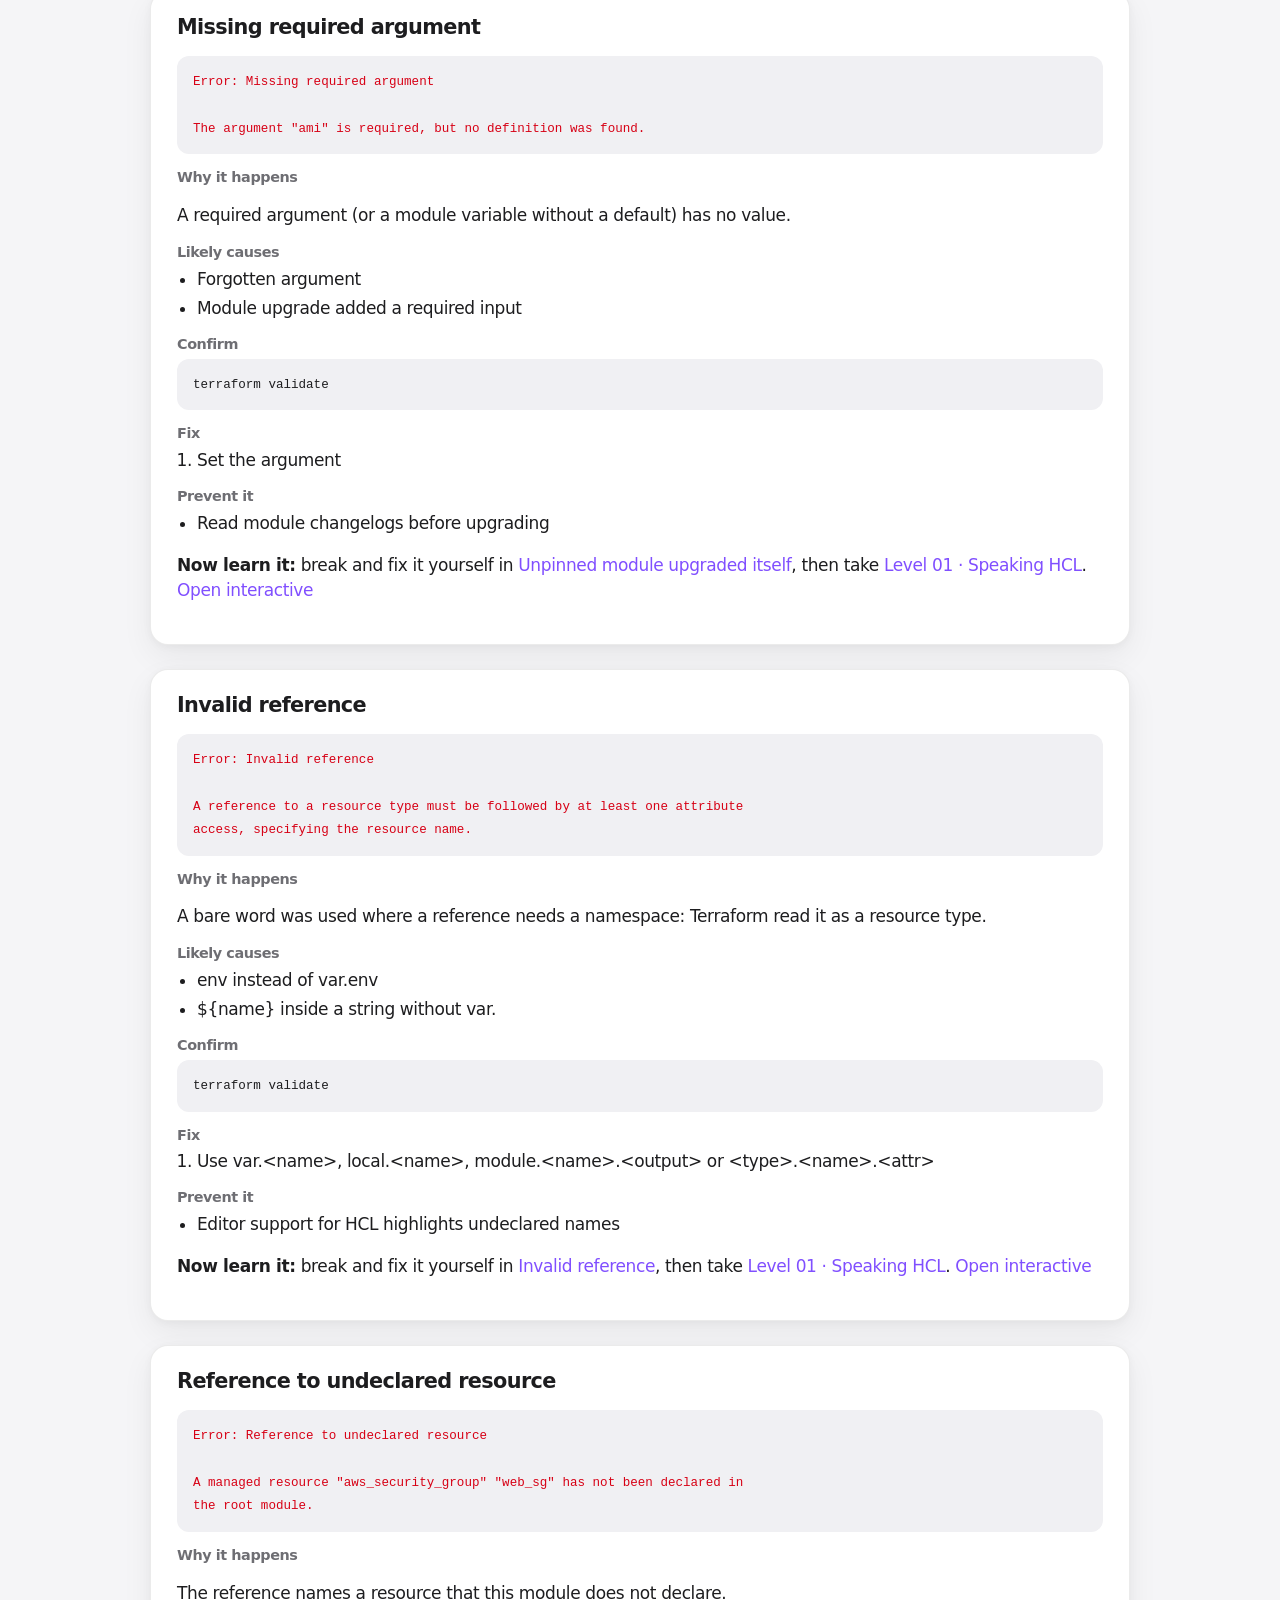
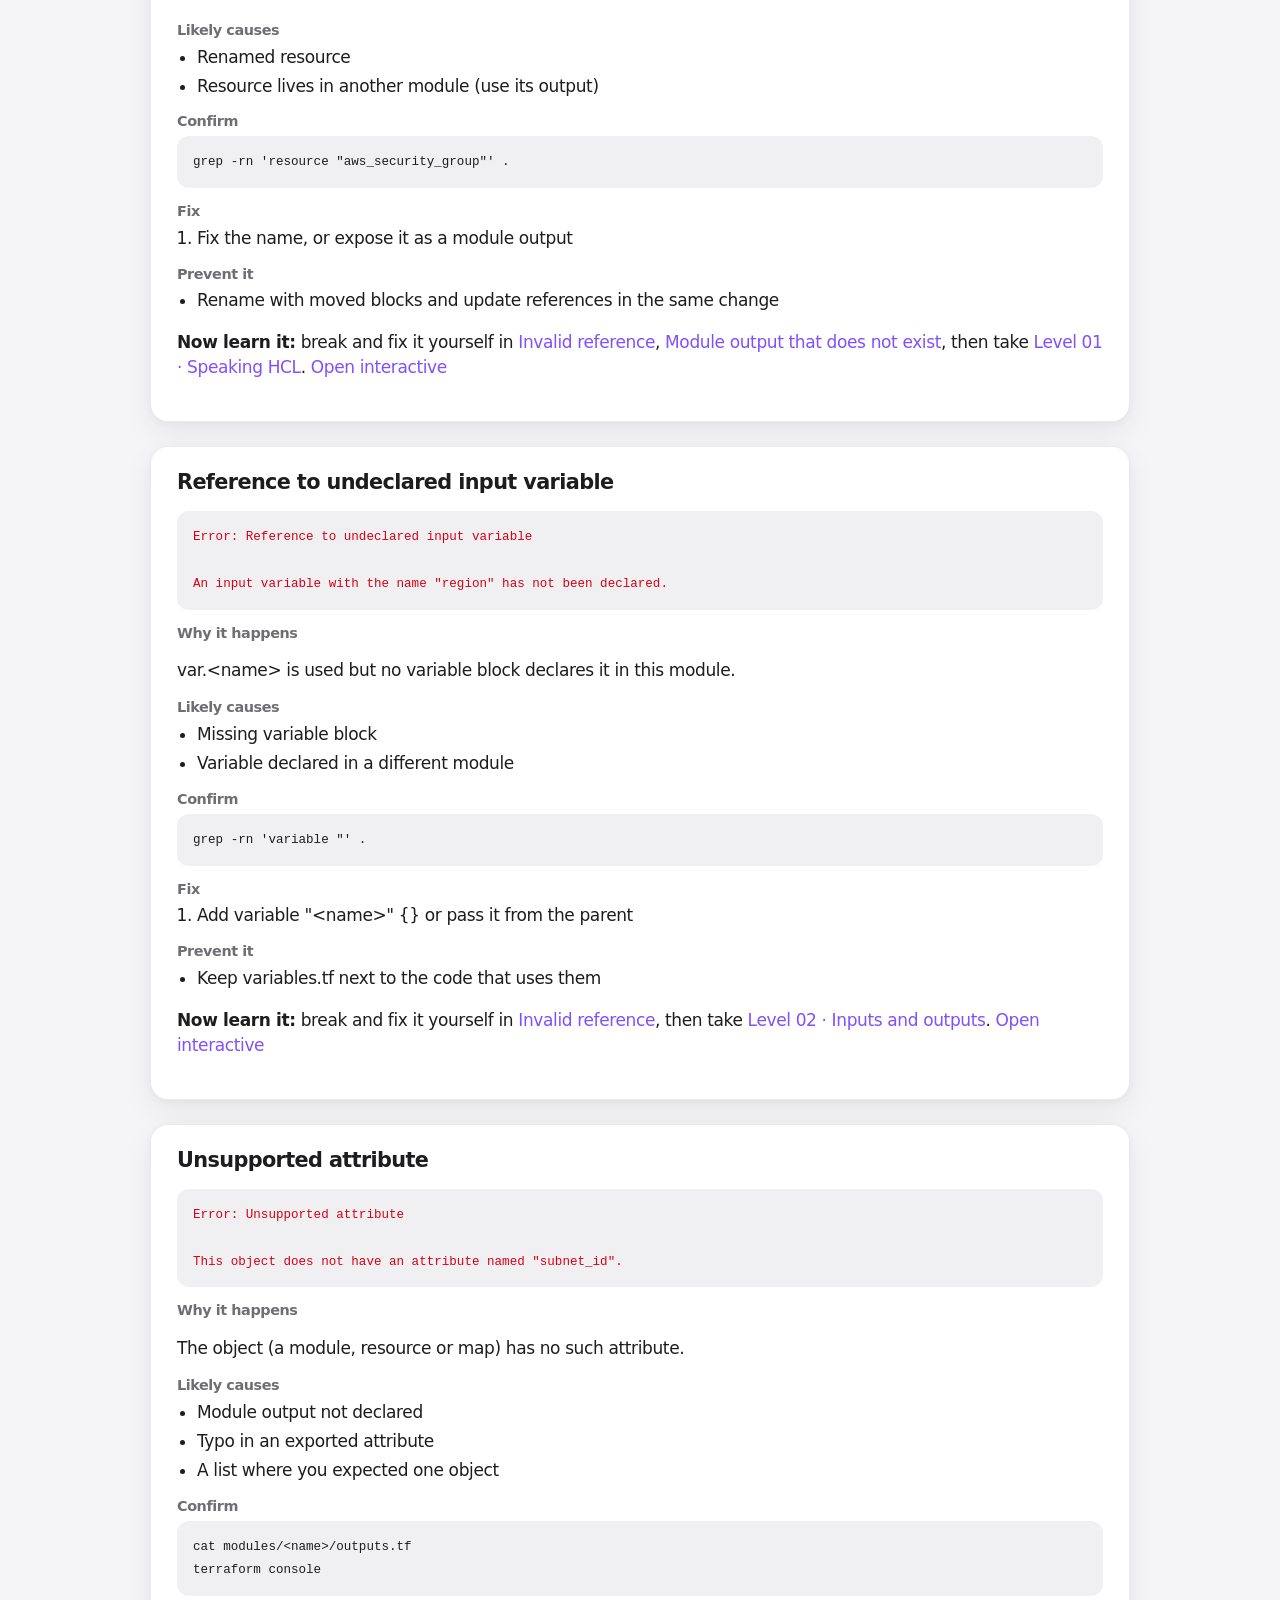
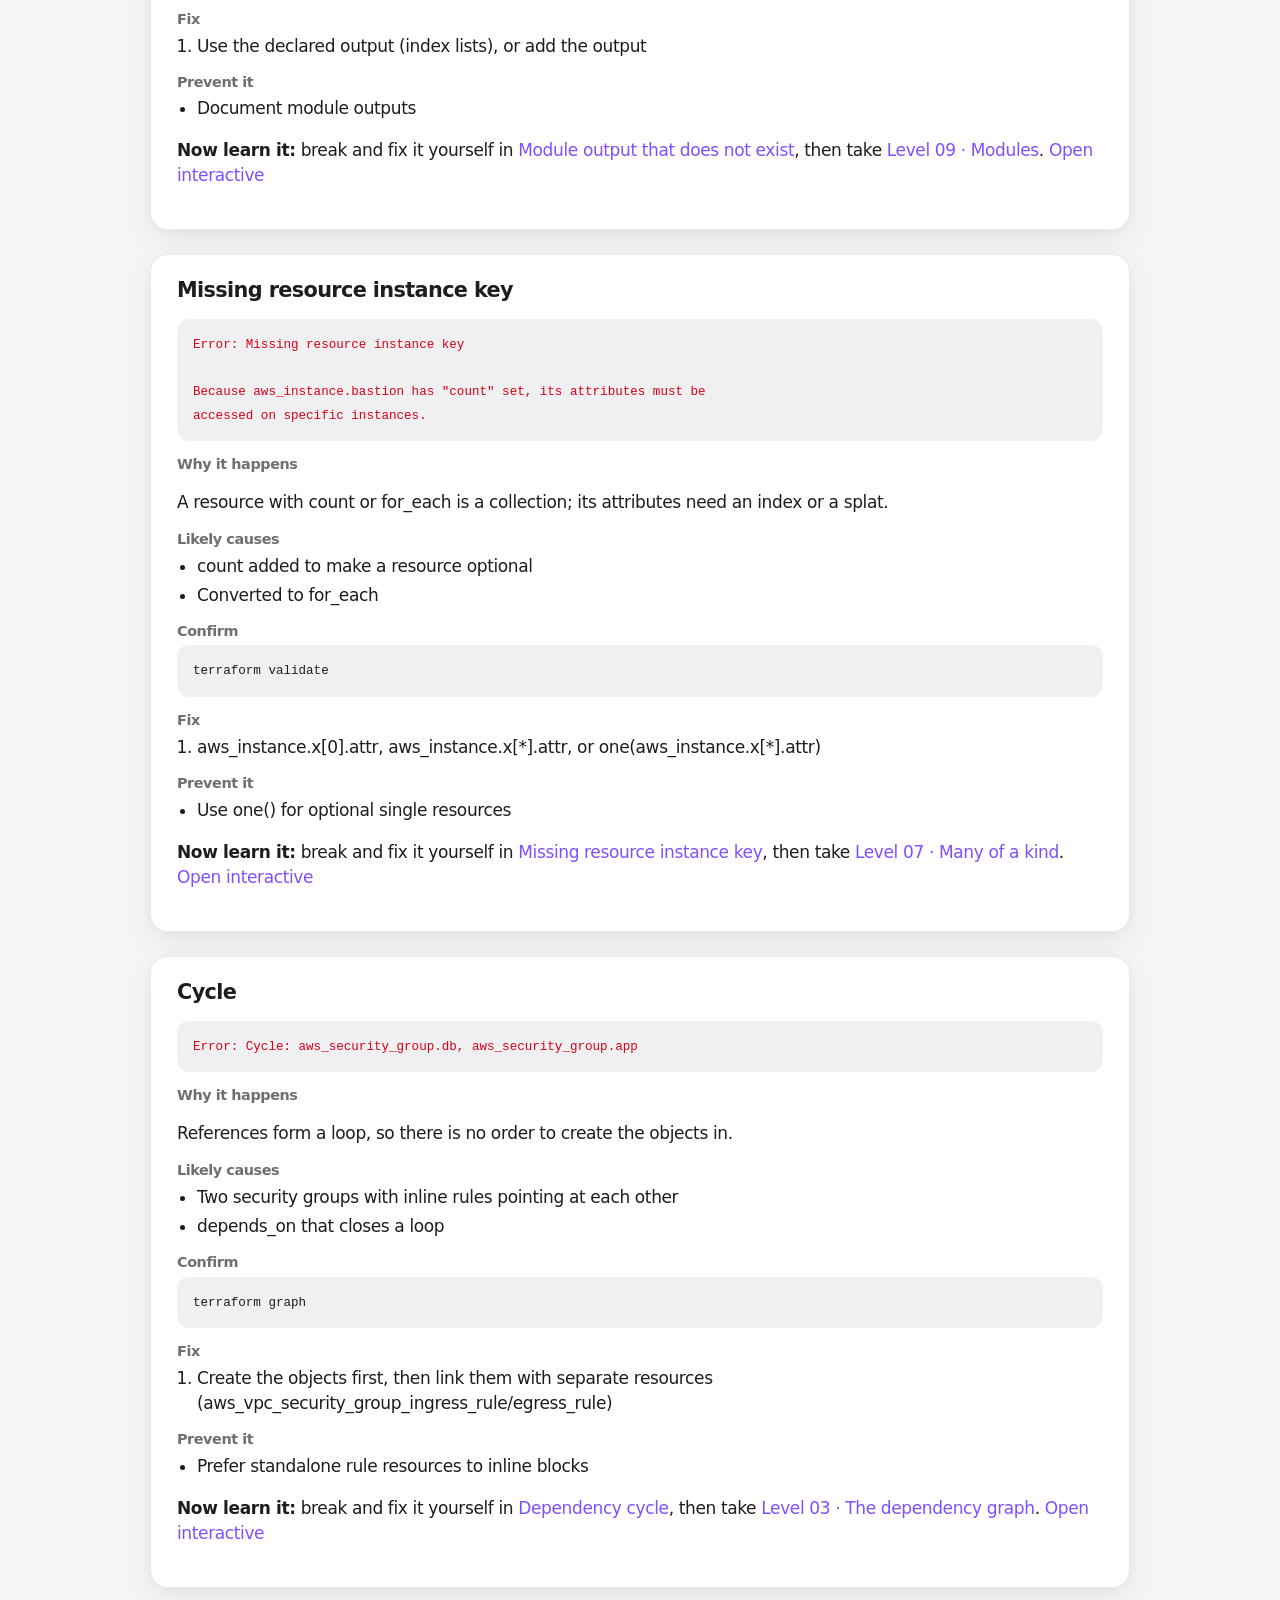
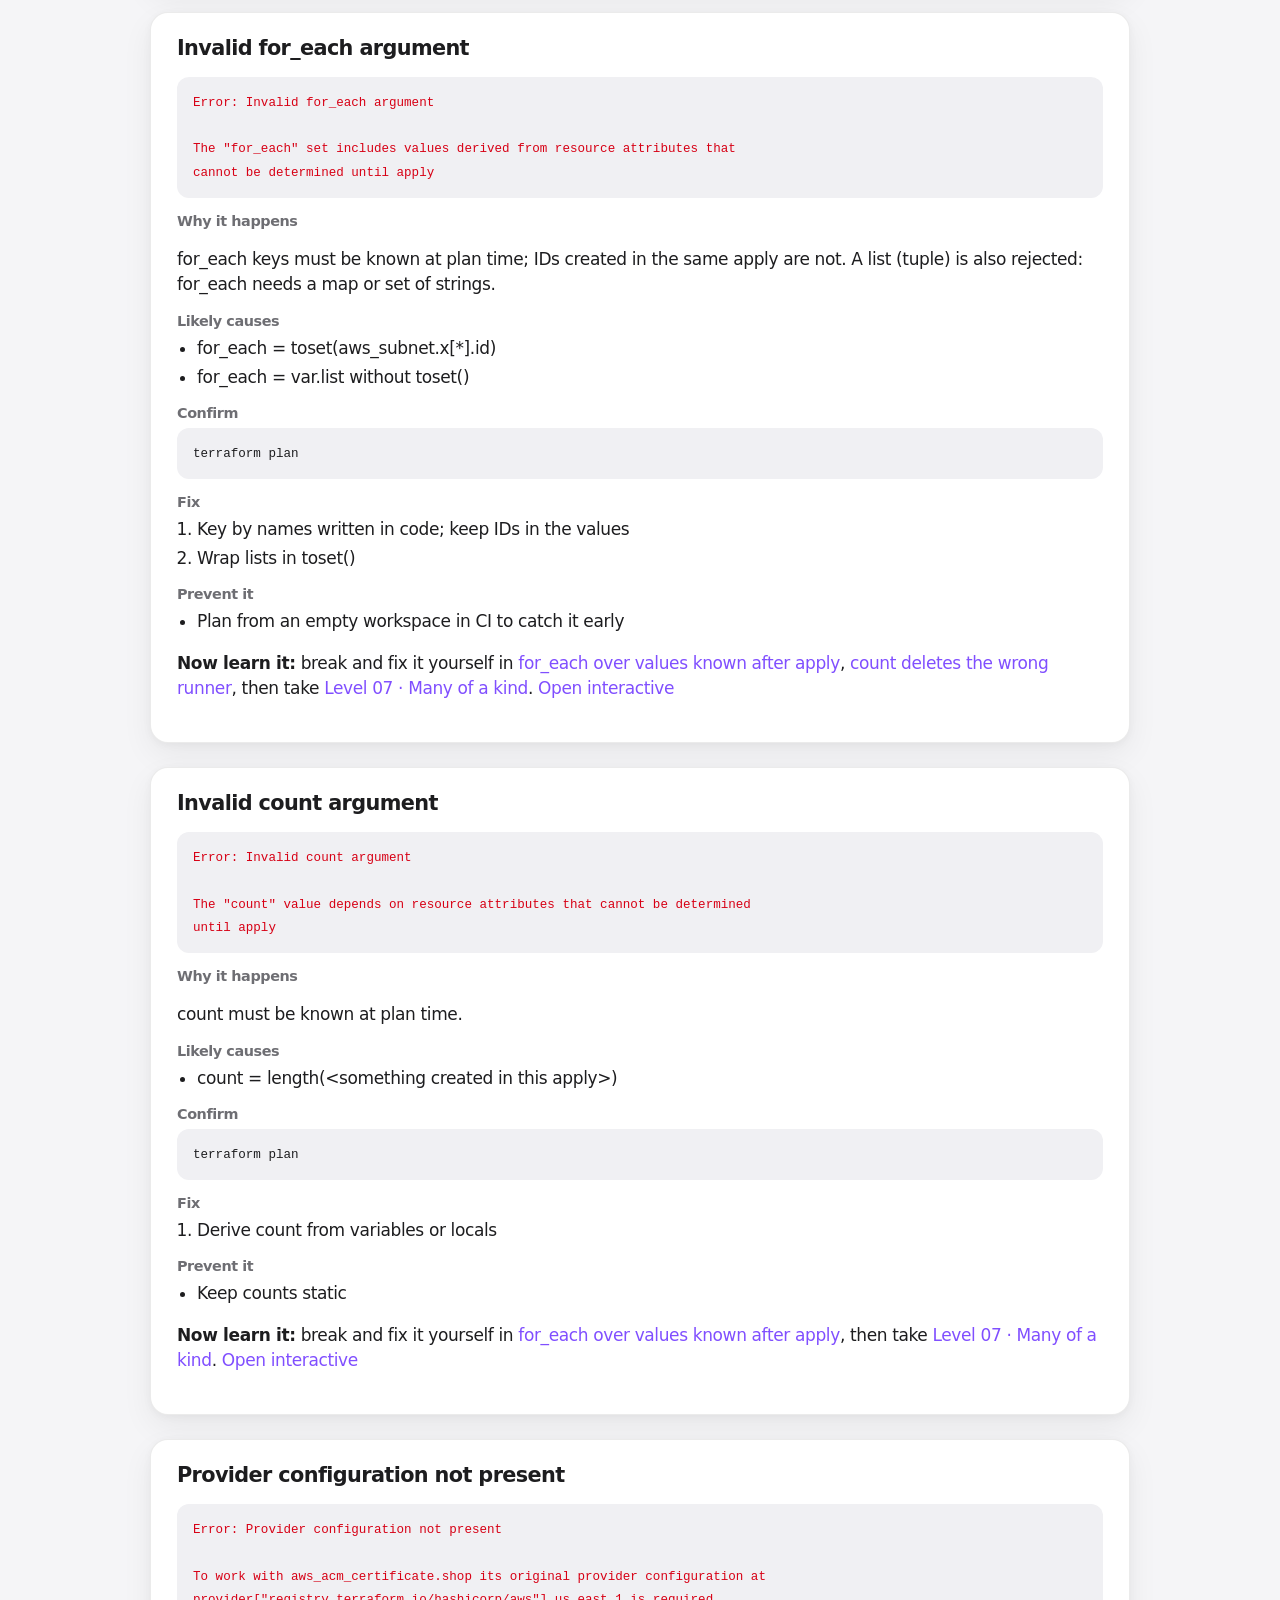
<file: site/problems.html>
<!doctype html>
<html lang="en">
<head>
  <meta charset="utf-8">
  <meta name="viewport" content="width=device-width, initial-scale=1">
  <meta http-equiv="Content-Security-Policy" content="default-src 'self'; script-src 'self'; style-src 'self'; img-src 'self' data:; connect-src 'none'; base-uri 'none'; form-action 'none'">
  <meta name="description" content="Every common Terraform error with its exact message, what it means, the likely causes, how to confirm, the fix and how to prevent it: 58 entries.">
  <meta property="og:type" content="article">
  <meta property="og:title" content="Terraform errors and fixes · DevOps Nimbus">
  <meta property="og:description" content="Exact Terraform error messages with causes, fixes and prevention.">
  <link rel="canonical" href="https://sandeepkomal.github.io/Terraform-HashiCorp/problems.html">
  <title>Terraform errors and fixes</title>
  <link rel="stylesheet" href="style.css">
  <link rel="icon" href="favicon.svg" type="image/svg+xml">
</head>
<body>
  <main class="wrap problems-page">
    <p class="eyebrow"><code class="eyebrow-cmd" aria-hidden="true"><span>$</span> terraform plan</code><a href="./">DevOps Nimbus · Terraform</a></p>
    <h1>Terraform errors and fixes</h1>
    <p class="lede">58 errors and surprises, each with the exact message, why it happens, how to confirm the cause, the fix and how to prevent it. Then learn it for good: break and fix each one yourself in the <a href="./#play/noinit">browser playground</a>. The <a href="./#doctor">interactive version</a> also searches pasted error text and opens each fix in a practice scenario.</p>
    <nav aria-label="Problems">
      <h2>Init, providers and versions</h2>
      <ul>
        <li><a href="#inconsistent-lock">Inconsistent dependency lock file</a></li>
        <li><a href="#plugins-not-installed">Required plugins are not installed</a></li>
        <li><a href="#provider-query">Failed to query available provider packages</a></li>
        <li><a href="#provider-checksum">Provider package doesn't match the lock file checksums</a></li>
        <li><a href="#core-version">Unsupported Terraform Core version</a></li>
        <li><a href="#newer-state">State snapshot was created by a newer Terraform</a></li>
        <li><a href="#module-not-installed">Module not installed</a></li>
        <li><a href="#module-version">Module version requirements have changed</a></li>
        <li><a href="#credentials">No valid credential sources found</a></li>
        <li><a href="#deprecated-argument">Warning: Argument is deprecated</a></li>
      </ul>
      <h2>Configuration errors</h2>
      <ul>
        <li><a href="#unsupported-argument">Unsupported argument</a></li>
        <li><a href="#unsupported-block">Unsupported block type</a></li>
        <li><a href="#missing-argument">Missing required argument</a></li>
        <li><a href="#invalid-reference">Invalid reference</a></li>
        <li><a href="#undeclared-resource">Reference to undeclared resource</a></li>
        <li><a href="#undeclared-variable">Reference to undeclared input variable</a></li>
        <li><a href="#unsupported-attribute">Unsupported attribute</a></li>
        <li><a href="#missing-instance-key">Missing resource instance key</a></li>
        <li><a href="#cycle">Cycle</a></li>
        <li><a href="#invalid-for-each">Invalid for_each argument</a></li>
        <li><a href="#invalid-count">Invalid count argument</a></li>
        <li><a href="#provider-not-present">Provider configuration not present</a></li>
        <li><a href="#test-assertion">Test assertion failed (terraform test)</a></li>
      </ul>
      <h2>Variables and outputs</h2>
      <ul>
        <li><a href="#no-value-variable">No value for required variable</a></li>
        <li><a href="#invalid-variable">Invalid value for variable</a></li>
        <li><a href="#sensitive-output">Output refers to sensitive values</a></li>
        <li><a href="#no-outputs">No outputs found</a></li>
        <li><a href="#fmt-check">terraform fmt -check exits with code 3</a></li>
      </ul>
      <h2>State, backends and locking</h2>
      <ul>
        <li><a href="#state-lock">Error acquiring the state lock</a></li>
        <li><a href="#backend-init">Backend initialization required</a></li>
        <li><a href="#backend-changed">Backend configuration changed</a></li>
        <li><a href="#backend-bucket">S3 bucket does not exist (backend)</a></li>
        <li><a href="#stale-plan">Saved plan is stale</a></li>
        <li><a href="#import-missing">Cannot import non-existent remote object</a></li>
        <li><a href="#already-managed">Resource already managed by Terraform</a></li>
        <li><a href="#workspace-missing">Workspace doesn't exist</a></li>
        <li><a href="#empty-state">Plan wants to create everything that already exists</a></li>
        <li><a href="#state-push-serial">cannot import state with serial … over newer state</a></li>
      </ul>
      <h2>Plans that surprise you</h2>
      <ul>
        <li><a href="#forces-replacement">Plan shows -/+ … # forces replacement</a></li>
        <li><a href="#prevent-destroy">Instance cannot be destroyed</a></li>
        <li><a href="#drift">Objects have changed outside of Terraform</a></li>
        <li><a href="#count-shift">Removing one list item changes or destroys others</a></li>
        <li><a href="#renamed-resource">Renamed resource plans destroy and create</a></li>
        <li><a href="#known-after-apply">Data source read during apply causes replacement</a></li>
        <li><a href="#targeting">Resource targeting is in effect</a></li>
        <li><a href="#tainted">Plan says the resource is tainted, so must be replaced</a></li>
        <li><a href="#perpetual-diff">The plan always shows the same change</a></li>
      </ul>
      <h2>AWS errors during apply</h2>
      <ul>
        <li><a href="#dependency-violation">DependencyViolation when deleting a security group</a></li>
        <li><a href="#duplicate-group">InvalidGroup.Duplicate</a></li>
        <li><a href="#bucket-exists">BucketAlreadyOwnedByYou / BucketAlreadyExists</a></li>
        <li><a href="#bucket-not-empty">BucketNotEmpty</a></li>
        <li><a href="#deletion-protection">Cannot delete protected DB Instance</a></li>
        <li><a href="#acl-not-supported">AccessControlListNotSupported</a></li>
        <li><a href="#viewer-certificate">InvalidViewerCertificate (CloudFront)</a></li>
        <li><a href="#data-not-found">no matching EC2 VPC found</a></li>
        <li><a href="#throttling">RequestLimitExceeded or Rate exceeded during apply</a></li>
        <li><a href="#create-timeout">timeout while waiting for state to become 'available'</a></li>
        <li><a href="#duplicate-permission">InvalidPermission.Duplicate</a></li>
      </ul>
    </nav>
    <section class="card problem" id="inconsistent-lock">
      <h2>Inconsistent dependency lock file</h2>
      <pre class="err"><code>Error: Inconsistent dependency lock file

The following dependency selections recorded in the lock file are
inconsistent with the current configuration:
  - provider registry.terraform.io/hashicorp/aws: required by this configuration but no version is selected</code></pre>
      <h3>Why it happens</h3>
      <p>The configuration needs a provider that .terraform.lock.hcl has no entry for, or the lock pins a version the constraints no longer allow.</p>
      <h3>Likely causes</h3>
      <ul><li>terraform init was never run in this checkout</li><li>A new provider or module was added</li><li>A version constraint was raised above the locked version</li></ul>
      <h3>Confirm</h3>
      <pre><code>cat .terraform.lock.hcl
grep -rn required_providers -A6 *.tf</code></pre>
      <h3>Fix</h3>
      <ol><li>terraform init (first time or new provider)</li><li>terraform init -upgrade (constraint changed), then commit the lock file</li></ol>
      <h3>Prevent it</h3>
      <ul><li>Commit .terraform.lock.hcl</li><li>Change constraints and run init -upgrade in the same pull request</li></ul>
      <p><strong>Now learn it:</strong> break and fix it yourself in <a href="./#play/noinit">Forgot terraform init</a>, <a href="./#play/lockedversion">Lock file pins an old provider</a>, then take <a href="./#path">Level 00 · init, plan, apply</a>. <a href="./#fix/inconsistent-lock">Open interactive</a></p>
    </section>
    <section class="card problem" id="plugins-not-installed">
      <h2>Required plugins are not installed</h2>
      <pre class="err"><code>Error: Required plugins are not installed

The installed provider plugins are not consistent with the packages
selected in the dependency lock file</code></pre>
      <h3>Why it happens</h3>
      <p>The lock file names a provider build that is not in .terraform/providers on this machine.</p>
      <h3>Likely causes</h3>
      <ul><li>Fresh clone or new CI runner</li><li>.terraform was deleted</li><li>Someone else updated the lock file</li></ul>
      <h3>Confirm</h3>
      <pre><code>ls -a
terraform version</code></pre>
      <h3>Fix</h3>
      <ol><li>terraform init</li></ol>
      <h3>Prevent it</h3>
      <ul><li>Run terraform init as the first step of every CI job</li></ul>
      <p><strong>Now learn it:</strong> break and fix it yourself in <a href="./#play/noinit">Forgot terraform init</a>, then take <a href="./#path">Level 00 · init, plan, apply</a>. <a href="./#fix/plugins-not-installed">Open interactive</a></p>
    </section>
    <section class="card problem" id="provider-query">
      <h2>Failed to query available provider packages</h2>
      <pre class="err"><code>Error: Failed to query available provider packages

Could not retrieve the list of available versions for provider
hashicorp/aws: no available releases match the given constraints ~&gt; 5.0, &gt;= 6.0</code></pre>
      <h3>Why it happens</h3>
      <p>No released version satisfies every constraint from the root and all modules, or the locked version no longer matches.</p>
      <h3>Likely causes</h3>
      <ul><li>A module requires a newer (or older) major version than the root allows</li><li>The lock file pins an old version (message says: must use terraform init -upgrade)</li><li>A typo in the provider source</li></ul>
      <h3>Confirm</h3>
      <pre><code>terraform providers
cat .terraform.lock.hcl</code></pre>
      <h3>Fix</h3>
      <ol><li>Pin the module to a release compatible with your constraint, or move the root constraint in a reviewed change</li><li>terraform init -upgrade when the lock file is the only obstacle</li></ol>
      <h3>Prevent it</h3>
      <ul><li>Pin module versions</li><li>Upgrade provider majors deliberately, one pull request each</li></ul>
      <p><strong>Now learn it:</strong> break and fix it yourself in <a href="./#play/provconflict">Provider version conflict</a>, <a href="./#play/lockedversion">Lock file pins an old provider</a>, then take <a href="./#path">Level 10 · Providers and versions</a>. <a href="./#fix/provider-query">Open interactive</a></p>
    </section>
    <section class="card problem" id="provider-checksum">
      <h2>Provider package doesn't match the lock file checksums</h2>
      <pre class="err"><code>Error: Failed to install provider

Error while installing hashicorp/aws v5.80.0: the current package for
registry.terraform.io/hashicorp/aws 5.80.0 doesn't match any of the
checksums previously recorded in the dependency lock file</code></pre>
      <h3>Why it happens</h3>
      <p>The lock file has no checksum for this machine's platform, which happens when init ran through a mirror or plugin cache on another OS.</p>
      <h3>Likely causes</h3>
      <ul><li>Lock file generated on macOS, CI runs Linux</li><li>Provider mirror records only the local platform</li></ul>
      <h3>Confirm</h3>
      <pre><code>cat .terraform.lock.hcl   # which h1: entries exist</code></pre>
      <h3>Fix</h3>
      <ol><li>terraform providers lock -platform=darwin_arm64 -platform=linux_amd64 -platform=windows_amd64, then commit</li></ol>
      <h3>Prevent it</h3>
      <ul><li>Run providers lock for every platform whenever a provider version changes</li></ul>
      <p><strong>Now learn it:</strong> break and fix it yourself in <a href="./#play/platformlock">Lock file checksums for one platform</a>, then take <a href="./#path">Level 10 · Providers and versions</a>. <a href="./#fix/provider-checksum">Open interactive</a></p>
    </section>
    <section class="card problem" id="core-version">
      <h2>Unsupported Terraform Core version</h2>
      <pre class="err"><code>Error: Unsupported Terraform Core version

This configuration does not support Terraform version 1.10.5.</code></pre>
      <h3>Why it happens</h3>
      <p>required_version in a terraform block excludes the CLI you are running.</p>
      <h3>Likely causes</h3>
      <ul><li>A narrow pin such as ~&gt; 1.5.0</li><li>A module requires a newer CLI</li></ul>
      <h3>Confirm</h3>
      <pre><code>terraform version
grep -rn required_version .</code></pre>
      <h3>Fix</h3>
      <ol><li>Install a matching CLI (tfenv install/use), or widen the constraint in a reviewed change and upgrade CI together</li></ol>
      <h3>Prevent it</h3>
      <ul><li>Pin to a tested range (~&gt; 1.10) and keep CI and laptops on the same version (.terraform-version)</li></ul>
      <p><strong>Now learn it:</strong> break and fix it yourself in <a href="./#play/requiredversion">Unsupported Terraform Core version</a>, then take <a href="./#path">Level 10 · Providers and versions</a>. <a href="./#fix/core-version">Open interactive</a></p>
    </section>
    <section class="card problem" id="newer-state">
      <h2>State snapshot was created by a newer Terraform</h2>
      <pre class="err"><code>Error: Error loading state: state snapshot was created by Terraform v1.10.5, which is newer than current v1.9.8; upgrade to Terraform v1.10.5 or greater to work with this state</code></pre>
      <h3>Why it happens</h3>
      <p>Someone (often CI) wrote the state with a newer CLI; older ones refuse to read it.</p>
      <h3>Likely causes</h3>
      <ul><li>CI upgraded Terraform before laptops did</li><li>A teammate on a newer version applied</li></ul>
      <h3>Confirm</h3>
      <pre><code>terraform version
terraform state pull | grep terraform_version</code></pre>
      <h3>Fix</h3>
      <ol><li>Upgrade your CLI to that version or later</li></ol>
      <h3>Prevent it</h3>
      <ul><li>One pinned version per repository for people and CI</li></ul>
      <p><strong>Now learn it:</strong> break and fix it yourself in <a href="./#play/newerstate">State written by a newer Terraform</a>, then take <a href="./#path">Level 10 · Providers and versions</a>. <a href="./#fix/newer-state">Open interactive</a></p>
    </section>
    <section class="card problem" id="module-not-installed">
      <h2>Module not installed</h2>
      <pre class="err"><code>Error: Module not installed

This module is not yet installed. Run &quot;terraform init&quot; to install all
modules required by this configuration.</code></pre>
      <h3>Why it happens</h3>
      <p>A module block was added or its source changed since the last init.</p>
      <h3>Likely causes</h3>
      <ul><li>New module call</li><li>Changed source address</li></ul>
      <h3>Confirm</h3>
      <pre><code>ls .terraform/modules</code></pre>
      <h3>Fix</h3>
      <ol><li>terraform init</li></ol>
      <h3>Prevent it</h3>
      <ul><li>Run init after pulling changes that touch module blocks</li></ul>
      <p><strong>Now learn it:</strong> break and fix it yourself in <a href="./#play/modoutput">Module output that does not exist</a>, then take <a href="./#path">Level 09 · Modules</a>. <a href="./#fix/module-not-installed">Open interactive</a></p>
    </section>
    <section class="card problem" id="module-version">
      <h2>Module version requirements have changed</h2>
      <pre class="err"><code>Error: Module version requirements have changed

The version requirements have changed since this module was installed and
the installed version (3.0.0) is no longer acceptable.</code></pre>
      <h3>Why it happens</h3>
      <p>The module's version argument no longer matches what init downloaded.</p>
      <h3>Likely causes</h3>
      <ul><li>You pinned or changed version</li><li>An unpinned module was upgraded by init -upgrade</li></ul>
      <h3>Confirm</h3>
      <pre><code>cat .terraform/modules/modules.json
grep -n version main.tf</code></pre>
      <h3>Fix</h3>
      <ol><li>terraform init (or init -upgrade)</li></ol>
      <h3>Prevent it</h3>
      <ul><li>Always set version on registry modules</li></ul>
      <p><strong>Now learn it:</strong> break and fix it yourself in <a href="./#play/modpin">Unpinned module upgraded itself</a>, then take <a href="./#path">Level 09 · Modules</a>. <a href="./#fix/module-version">Open interactive</a></p>
    </section>
    <section class="card problem" id="credentials">
      <h2>No valid credential sources found</h2>
      <pre class="err"><code>Error: No valid credential sources found

Please see https://registry.terraform.io/providers/hashicorp/aws
for more information about providing credentials.</code></pre>
      <h3>Why it happens</h3>
      <p>The AWS provider found no credentials in its chain: environment, profile, SSO or instance role.</p>
      <h3>Likely causes</h3>
      <ul><li>AWS_PROFILE not set</li><li>Expired SSO session</li><li>CI role not configured (OIDC)</li></ul>
      <h3>Confirm</h3>
      <pre><code>aws sts get-caller-identity
env | grep AWS</code></pre>
      <h3>Fix</h3>
      <ol><li>export AWS_PROFILE=&lt;profile&gt; or aws sso login; in CI use an OIDC role</li></ol>
      <h3>Prevent it</h3>
      <ul><li>Never put access_key or secret_key in provider blocks</li></ul>
      <p><strong>Now learn it:</strong> break and fix it yourself in <a href="./#play/credentials">No valid credential sources found</a>, then take <a href="./#path">Level 15 · Secure by default</a>. <a href="./#fix/credentials">Open interactive</a></p>
    </section>
    <section class="card problem" id="unsupported-argument">
      <h2>Unsupported argument</h2>
      <pre class="err"><code>Error: Unsupported argument

An argument named &quot;instance_typ&quot; is not expected here. Did you mean
&quot;instance_type&quot;?</code></pre>
      <h3>Why it happens</h3>
      <p>The argument is not in the resource's (or module's) schema.</p>
      <h3>Likely causes</h3>
      <ul><li>A typo</li><li>An argument removed or renamed in a newer provider or module version</li><li>A module input that the installed version does not declare</li></ul>
      <h3>Confirm</h3>
      <pre><code>terraform validate
cat .terraform/modules/&lt;name&gt;/variables.tf</code></pre>
      <h3>Fix</h3>
      <ol><li>Fix the name; for modules, pin the version the code was written for</li></ol>
      <h3>Prevent it</h3>
      <ul><li>terraform validate in CI and in your editor</li></ul>
      <p><strong>Now learn it:</strong> break and fix it yourself in <a href="./#play/unsupported">Unsupported argument</a>, <a href="./#play/modpin">Unpinned module upgraded itself</a>, <a href="./#play/awsv5upgrade">AWS provider major upgrade</a>, then take <a href="./#path">Level 01 · Speaking HCL</a>. <a href="./#fix/unsupported-argument">Open interactive</a></p>
    </section>
    <section class="card problem" id="unsupported-block">
      <h2>Unsupported block type</h2>
      <pre class="err"><code>Error: Unsupported block type

Blocks of type &quot;ingres&quot; are not expected here. Did you mean &quot;ingress&quot;?</code></pre>
      <h3>Why it happens</h3>
      <p>A nested or top-level block name that the schema does not define.</p>
      <h3>Likely causes</h3>
      <ul><li>Typo</li><li>Writing an argument as a block (tags { } instead of tags = { })</li></ul>
      <h3>Confirm</h3>
      <pre><code>terraform validate</code></pre>
      <h3>Fix</h3>
      <ol><li>Use the block or argument form the documentation shows</li></ol>
      <h3>Prevent it</h3>
      <ul><li>terraform fmt and validate before pushing</li></ul>
      <p><strong>Now learn it:</strong> break and fix it yourself in <a href="./#play/unsupported">Unsupported argument</a>, then take <a href="./#path">Level 01 · Speaking HCL</a>. <a href="./#fix/unsupported-block">Open interactive</a></p>
    </section>
    <section class="card problem" id="missing-argument">
      <h2>Missing required argument</h2>
      <pre class="err"><code>Error: Missing required argument

The argument &quot;ami&quot; is required, but no definition was found.</code></pre>
      <h3>Why it happens</h3>
      <p>A required argument (or a module variable without a default) has no value.</p>
      <h3>Likely causes</h3>
      <ul><li>Forgotten argument</li><li>Module upgrade added a required input</li></ul>
      <h3>Confirm</h3>
      <pre><code>terraform validate</code></pre>
      <h3>Fix</h3>
      <ol><li>Set the argument</li></ol>
      <h3>Prevent it</h3>
      <ul><li>Read module changelogs before upgrading</li></ul>
      <p><strong>Now learn it:</strong> break and fix it yourself in <a href="./#play/modpin">Unpinned module upgraded itself</a>, then take <a href="./#path">Level 01 · Speaking HCL</a>. <a href="./#fix/missing-argument">Open interactive</a></p>
    </section>
    <section class="card problem" id="invalid-reference">
      <h2>Invalid reference</h2>
      <pre class="err"><code>Error: Invalid reference

A reference to a resource type must be followed by at least one attribute
access, specifying the resource name.</code></pre>
      <h3>Why it happens</h3>
      <p>A bare word was used where a reference needs a namespace: Terraform read it as a resource type.</p>
      <h3>Likely causes</h3>
      <ul><li>env instead of var.env</li><li>${name} inside a string without var.</li></ul>
      <h3>Confirm</h3>
      <pre><code>terraform validate</code></pre>
      <h3>Fix</h3>
      <ol><li>Use var.&lt;name&gt;, local.&lt;name&gt;, module.&lt;name&gt;.&lt;output&gt; or &lt;type&gt;.&lt;name&gt;.&lt;attr&gt;</li></ol>
      <h3>Prevent it</h3>
      <ul><li>Editor support for HCL highlights undeclared names</li></ul>
      <p><strong>Now learn it:</strong> break and fix it yourself in <a href="./#play/invalidref">Invalid reference</a>, then take <a href="./#path">Level 01 · Speaking HCL</a>. <a href="./#fix/invalid-reference">Open interactive</a></p>
    </section>
    <section class="card problem" id="undeclared-resource">
      <h2>Reference to undeclared resource</h2>
      <pre class="err"><code>Error: Reference to undeclared resource

A managed resource &quot;aws_security_group&quot; &quot;web_sg&quot; has not been declared in
the root module.</code></pre>
      <h3>Why it happens</h3>
      <p>The reference names a resource that this module does not declare.</p>
      <h3>Likely causes</h3>
      <ul><li>Renamed resource</li><li>Resource lives in another module (use its output)</li></ul>
      <h3>Confirm</h3>
      <pre><code>grep -rn 'resource &quot;aws_security_group&quot;' .</code></pre>
      <h3>Fix</h3>
      <ol><li>Fix the name, or expose it as a module output</li></ol>
      <h3>Prevent it</h3>
      <ul><li>Rename with moved blocks and update references in the same change</li></ul>
      <p><strong>Now learn it:</strong> break and fix it yourself in <a href="./#play/invalidref">Invalid reference</a>, <a href="./#play/modoutput">Module output that does not exist</a>, then take <a href="./#path">Level 01 · Speaking HCL</a>. <a href="./#fix/undeclared-resource">Open interactive</a></p>
    </section>
    <section class="card problem" id="undeclared-variable">
      <h2>Reference to undeclared input variable</h2>
      <pre class="err"><code>Error: Reference to undeclared input variable

An input variable with the name &quot;region&quot; has not been declared.</code></pre>
      <h3>Why it happens</h3>
      <p>var.&lt;name&gt; is used but no variable block declares it in this module.</p>
      <h3>Likely causes</h3>
      <ul><li>Missing variable block</li><li>Variable declared in a different module</li></ul>
      <h3>Confirm</h3>
      <pre><code>grep -rn 'variable &quot;' .</code></pre>
      <h3>Fix</h3>
      <ol><li>Add variable &quot;&lt;name&gt;&quot; {} or pass it from the parent</li></ol>
      <h3>Prevent it</h3>
      <ul><li>Keep variables.tf next to the code that uses them</li></ul>
      <p><strong>Now learn it:</strong> break and fix it yourself in <a href="./#play/invalidref">Invalid reference</a>, then take <a href="./#path">Level 02 · Inputs and outputs</a>. <a href="./#fix/undeclared-variable">Open interactive</a></p>
    </section>
    <section class="card problem" id="unsupported-attribute">
      <h2>Unsupported attribute</h2>
      <pre class="err"><code>Error: Unsupported attribute

This object does not have an attribute named &quot;subnet_id&quot;.</code></pre>
      <h3>Why it happens</h3>
      <p>The object (a module, resource or map) has no such attribute.</p>
      <h3>Likely causes</h3>
      <ul><li>Module output not declared</li><li>Typo in an exported attribute</li><li>A list where you expected one object</li></ul>
      <h3>Confirm</h3>
      <pre><code>cat modules/&lt;name&gt;/outputs.tf
terraform console</code></pre>
      <h3>Fix</h3>
      <ol><li>Use the declared output (index lists), or add the output</li></ol>
      <h3>Prevent it</h3>
      <ul><li>Document module outputs</li></ul>
      <p><strong>Now learn it:</strong> break and fix it yourself in <a href="./#play/modoutput">Module output that does not exist</a>, then take <a href="./#path">Level 09 · Modules</a>. <a href="./#fix/unsupported-attribute">Open interactive</a></p>
    </section>
    <section class="card problem" id="missing-instance-key">
      <h2>Missing resource instance key</h2>
      <pre class="err"><code>Error: Missing resource instance key

Because aws_instance.bastion has &quot;count&quot; set, its attributes must be
accessed on specific instances.</code></pre>
      <h3>Why it happens</h3>
      <p>A resource with count or for_each is a collection; its attributes need an index or a splat.</p>
      <h3>Likely causes</h3>
      <ul><li>count added to make a resource optional</li><li>Converted to for_each</li></ul>
      <h3>Confirm</h3>
      <pre><code>terraform validate</code></pre>
      <h3>Fix</h3>
      <ol><li>aws_instance.x[0].attr, aws_instance.x[*].attr, or one(aws_instance.x[*].attr)</li></ol>
      <h3>Prevent it</h3>
      <ul><li>Use one() for optional single resources</li></ul>
      <p><strong>Now learn it:</strong> break and fix it yourself in <a href="./#play/instancekey">Missing resource instance key</a>, then take <a href="./#path">Level 07 · Many of a kind</a>. <a href="./#fix/missing-instance-key">Open interactive</a></p>
    </section>
    <section class="card problem" id="cycle">
      <h2>Cycle</h2>
      <pre class="err"><code>Error: Cycle: aws_security_group.db, aws_security_group.app</code></pre>
      <h3>Why it happens</h3>
      <p>References form a loop, so there is no order to create the objects in.</p>
      <h3>Likely causes</h3>
      <ul><li>Two security groups with inline rules pointing at each other</li><li>depends_on that closes a loop</li></ul>
      <h3>Confirm</h3>
      <pre><code>terraform graph</code></pre>
      <h3>Fix</h3>
      <ol><li>Create the objects first, then link them with separate resources (aws_vpc_security_group_ingress_rule/egress_rule)</li></ol>
      <h3>Prevent it</h3>
      <ul><li>Prefer standalone rule resources to inline blocks</li></ul>
      <p><strong>Now learn it:</strong> break and fix it yourself in <a href="./#play/cycle">Dependency cycle</a>, then take <a href="./#path">Level 03 · The dependency graph</a>. <a href="./#fix/cycle">Open interactive</a></p>
    </section>
    <section class="card problem" id="invalid-for-each">
      <h2>Invalid for_each argument</h2>
      <pre class="err"><code>Error: Invalid for_each argument

The &quot;for_each&quot; set includes values derived from resource attributes that
cannot be determined until apply</code></pre>
      <h3>Why it happens</h3>
      <p>for_each keys must be known at plan time; IDs created in the same apply are not. A list (tuple) is also rejected: for_each needs a map or set of strings.</p>
      <h3>Likely causes</h3>
      <ul><li>for_each = toset(aws_subnet.x[*].id)</li><li>for_each = var.list without toset()</li></ul>
      <h3>Confirm</h3>
      <pre><code>terraform plan</code></pre>
      <h3>Fix</h3>
      <ol><li>Key by names written in code; keep IDs in the values</li><li>Wrap lists in toset()</li></ol>
      <h3>Prevent it</h3>
      <ul><li>Plan from an empty workspace in CI to catch it early</li></ul>
      <p><strong>Now learn it:</strong> break and fix it yourself in <a href="./#play/foreachunknown">for_each over values known after apply</a>, <a href="./#play/countshift">count deletes the wrong runner</a>, then take <a href="./#path">Level 07 · Many of a kind</a>. <a href="./#fix/invalid-for-each">Open interactive</a></p>
    </section>
    <section class="card problem" id="invalid-count">
      <h2>Invalid count argument</h2>
      <pre class="err"><code>Error: Invalid count argument

The &quot;count&quot; value depends on resource attributes that cannot be determined
until apply</code></pre>
      <h3>Why it happens</h3>
      <p>count must be known at plan time.</p>
      <h3>Likely causes</h3>
      <ul><li>count = length(&lt;something created in this apply&gt;)</li></ul>
      <h3>Confirm</h3>
      <pre><code>terraform plan</code></pre>
      <h3>Fix</h3>
      <ol><li>Derive count from variables or locals</li></ol>
      <h3>Prevent it</h3>
      <ul><li>Keep counts static</li></ul>
      <p><strong>Now learn it:</strong> break and fix it yourself in <a href="./#play/foreachunknown">for_each over values known after apply</a>, then take <a href="./#path">Level 07 · Many of a kind</a>. <a href="./#fix/invalid-count">Open interactive</a></p>
    </section>
    <section class="card problem" id="provider-not-present">
      <h2>Provider configuration not present</h2>
      <pre class="err"><code>Error: Provider configuration not present

To work with aws_acm_certificate.shop its original provider configuration at
provider[&quot;registry.terraform.io/hashicorp/aws&quot;].us_east_1 is required</code></pre>
      <h3>Why it happens</h3>
      <p>A resource (or the state) refers to a provider alias that no provider block declares.</p>
      <h3>Likely causes</h3>
      <ul><li>Alias removed or misspelled</li><li>Module expects a provider passed in</li></ul>
      <h3>Confirm</h3>
      <pre><code>grep -rn alias *.tf</code></pre>
      <h3>Fix</h3>
      <ol><li>Declare provider &quot;aws&quot; { alias = &quot;us_east_1&quot; ... }</li></ol>
      <h3>Prevent it</h3>
      <ul><li>Remove aliases only after the resources using them are gone</li></ul>
      <p><strong>Now learn it:</strong> break and fix it yourself in <a href="./#play/provalias">Certificate in the wrong region</a>, then take <a href="./#path">Level 10 · Providers and versions</a>. <a href="./#fix/provider-not-present">Open interactive</a></p>
    </section>
    <section class="card problem" id="no-value-variable">
      <h2>No value for required variable</h2>
      <pre class="err"><code>Error: No value for required variable

The root module input variable &quot;environment&quot; is not set, and has no default
value.</code></pre>
      <h3>Why it happens</h3>
      <p>A variable without a default got no value, and -input=false (CI) stops Terraform from asking.</p>
      <h3>Likely causes</h3>
      <ul><li>terraform.tfvars is gitignored, so CI never sees it</li><li>Missing TF_VAR_ in the pipeline</li></ul>
      <h3>Confirm</h3>
      <pre><code>cat .gitignore
env | grep TF_VAR</code></pre>
      <h3>Fix</h3>
      <ol><li>Set TF_VAR_&lt;name&gt; in the workflow, or pass -var / -var-file explicitly</li></ol>
      <h3>Prevent it</h3>
      <ul><li>Run CI exactly as people do: same files, -input=false</li></ul>
      <p><strong>Now learn it:</strong> break and fix it yourself in <a href="./#play/varci">Variable not set in CI</a>, then take <a href="./#path">Level 02 · Inputs and outputs</a>. <a href="./#fix/no-value-variable">Open interactive</a></p>
    </section>
    <section class="card problem" id="invalid-variable">
      <h2>Invalid value for variable</h2>
      <pre class="err"><code>Error: Invalid value for variable

environment must be dev, staging or prod.</code></pre>
      <h3>Why it happens</h3>
      <p>A validation block rejected the value.</p>
      <h3>Likely causes</h3>
      <ul><li>Typo or alias (production for prod)</li></ul>
      <h3>Confirm</h3>
      <pre><code>env | grep TF_VAR
cat variables.tf</code></pre>
      <h3>Fix</h3>
      <ol><li>Pass a valid value</li></ol>
      <h3>Prevent it</h3>
      <ul><li>Keep validation rules; they catch exactly this</li></ul>
      <p><strong>Now learn it:</strong> break and fix it yourself in <a href="./#play/validation">Invalid value for variable</a>, then take <a href="./#path">Level 02 · Inputs and outputs</a>. <a href="./#fix/invalid-variable">Open interactive</a></p>
    </section>
    <section class="card problem" id="sensitive-output">
      <h2>Output refers to sensitive values</h2>
      <pre class="err"><code>Error: Output refers to sensitive values

To reduce the risk of accidentally exporting sensitive data that was
intended to be only internal, Terraform requires that any root module
output containing sensitive data be explicitly marked as sensitive</code></pre>
      <h3>Why it happens</h3>
      <p>An output contains a sensitive value and is not marked sensitive.</p>
      <h3>Likely causes</h3>
      <ul><li>Building a URL or string from a sensitive variable</li></ul>
      <h3>Confirm</h3>
      <pre><code>terraform plan</code></pre>
      <h3>Fix</h3>
      <ol><li>Add sensitive = true to the output; read it with terraform output -raw</li></ol>
      <h3>Prevent it</h3>
      <ul><li>Do not remove sensitive from variables to silence it</li></ul>
      <p><strong>Now learn it:</strong> break and fix it yourself in <a href="./#play/sensitiveout">Output refers to sensitive values</a>, then take <a href="./#path">Level 15 · Secure by default</a>. <a href="./#fix/sensitive-output">Open interactive</a></p>
    </section>
    <section class="card problem" id="no-outputs">
      <h2>No outputs found</h2>
      <pre class="err"><code>Warning: No outputs found

The state file either has no outputs defined, or all the defined outputs
are empty.</code></pre>
      <h3>Why it happens</h3>
      <p>terraform output reads state, and no apply has saved the outputs yet.</p>
      <h3>Likely causes</h3>
      <ul><li>Output added after the last apply</li><li>Wrong workspace or backend</li></ul>
      <h3>Confirm</h3>
      <pre><code>terraform plan   # Changes to Outputs
terraform workspace show</code></pre>
      <h3>Fix</h3>
      <ol><li>terraform apply (or apply -refresh-only)</li></ol>
      <h3>Prevent it</h3>
      <ul><li>Apply after adding outputs</li></ul>
      <p><strong>Now learn it:</strong> break and fix it yourself in <a href="./#play/outputmissing">No outputs found</a>, then take <a href="./#path">Level 02 · Inputs and outputs</a>. <a href="./#fix/no-outputs">Open interactive</a></p>
    </section>
    <section class="card problem" id="fmt-check">
      <h2>terraform fmt -check exits with code 3</h2>
      <pre class="err"><code>terraform fmt -check -recursive
main.tf
Error: Process completed with exit code 3.</code></pre>
      <h3>Why it happens</h3>
      <p>fmt -check lists files that are not in canonical style and fails.</p>
      <h3>Likely causes</h3>
      <ul><li>Hand-indented code</li><li>Misaligned =</li></ul>
      <h3>Confirm</h3>
      <pre><code>terraform fmt -check -diff</code></pre>
      <h3>Fix</h3>
      <ol><li>terraform fmt -recursive and commit</li></ol>
      <h3>Prevent it</h3>
      <ul><li>Format on save, or a pre-commit hook</li></ul>
      <p><strong>Now learn it:</strong> break and fix it yourself in <a href="./#play/fmtcheck">CI fails on terraform fmt</a>, then take <a href="./#path">Level 14 · Terraform in CI/CD</a>. <a href="./#fix/fmt-check">Open interactive</a></p>
    </section>
    <section class="card problem" id="state-lock">
      <h2>Error acquiring the state lock</h2>
      <pre class="err"><code>Error: Error acquiring the state lock

Error message: ConditionalCheckFailedException: The conditional request failed
Lock Info:
  ID:        b7d1e9a2-5c3f-4e8b-a1d6-0f2c9e4b7a35
  Operation: OperationTypeApply
  Who:       runner@fv-az1279-614</code></pre>
      <h3>Why it happens</h3>
      <p>Another run holds the state lock, or a crashed run left it behind.</p>
      <h3>Likely causes</h3>
      <ul><li>A colleague or pipeline is applying right now</li><li>A CI job was killed mid-apply</li></ul>
      <h3>Confirm</h3>
      <pre><code>Check the Who and Created fields; is that job still running?
aws dynamodb scan --table-name tf-locks</code></pre>
      <h3>Fix</h3>
      <ol><li>Wait if it is running</li><li>If its owner is gone: terraform force-unlock &lt;LOCK_ID&gt;</li></ol>
      <h3>Prevent it</h3>
      <ul><li>Let CI jobs finish or time out cleanly; avoid -lock=false</li></ul>
      <p><strong>Now learn it:</strong> break and fix it yourself in <a href="./#play/lockstuck">State lock stuck after a crashed CI job</a>, then take <a href="./#path">Level 13 · Shared state</a>. <a href="./#fix/state-lock">Open interactive</a></p>
    </section>
    <section class="card problem" id="backend-init">
      <h2>Backend initialization required</h2>
      <pre class="err"><code>Error: Backend initialization required, please run &quot;terraform init&quot;

Reason: Initial configuration of the requested backend &quot;s3&quot;</code></pre>
      <h3>Why it happens</h3>
      <p>The backend block differs from what this directory was initialised with.</p>
      <h3>Likely causes</h3>
      <ul><li>Backend block added or changed</li><li>Fresh checkout</li></ul>
      <h3>Confirm</h3>
      <pre><code>git diff -- '*.tf'</code></pre>
      <h3>Fix</h3>
      <ol><li>terraform init -migrate-state to move existing state; -reconfigure only when no state should move</li></ol>
      <h3>Prevent it</h3>
      <ul><li>Change backends in a dedicated change with a migration plan</li></ul>
      <p><strong>Now learn it:</strong> break and fix it yourself in <a href="./#play/backendmigrate">Move state to an S3 backend</a>, <a href="./#play/nolock">Backend without locking</a>, then take <a href="./#path">Level 13 · Shared state</a>. <a href="./#fix/backend-init">Open interactive</a></p>
    </section>
    <section class="card problem" id="backend-changed">
      <h2>Backend configuration changed</h2>
      <pre class="err"><code>Error: Backend configuration changed

A change in the backend configuration has been detected, which may require
migrating existing state.</code></pre>
      <h3>Why it happens</h3>
      <p>Init needs to know whether to move the state.</p>
      <h3>Likely causes</h3>
      <ul><li>Bucket, key or locking settings changed</li></ul>
      <h3>Confirm</h3>
      <pre><code>git diff -- versions.tf</code></pre>
      <h3>Fix</h3>
      <ol><li>-migrate-state if the location changed; -reconfigure if the state stays put (for example, adding locking)</li></ol>
      <h3>Prevent it</h3>
      <ul><li>Review backend diffs carefully</li></ul>
      <p><strong>Now learn it:</strong> break and fix it yourself in <a href="./#play/nolock">Backend without locking</a>, then take <a href="./#path">Level 13 · Shared state</a>. <a href="./#fix/backend-changed">Open interactive</a></p>
    </section>
    <section class="card problem" id="backend-bucket">
      <h2>S3 bucket does not exist (backend)</h2>
      <pre class="err"><code>Error: Failed to get existing workspaces: S3 bucket &quot;nimbus-tf-state&quot; does not exist.</code></pre>
      <h3>Why it happens</h3>
      <p>The backend points at a bucket that does not exist in this account.</p>
      <h3>Likely causes</h3>
      <ul><li>Typo in bucket</li><li>Wrong AWS account or profile</li></ul>
      <h3>Confirm</h3>
      <pre><code>aws s3 ls
aws sts get-caller-identity</code></pre>
      <h3>Fix</h3>
      <ol><li>Fix the bucket name or credentials, then terraform init</li></ol>
      <h3>Prevent it</h3>
      <ul><li>Never create a new bucket to make the error go away: you would start from empty state</li></ul>
      <p><strong>Now learn it:</strong> break and fix it yourself in <a href="./#play/backendbucket">Backend bucket does not exist</a>, then take <a href="./#path">Level 13 · Shared state</a>. <a href="./#fix/backend-bucket">Open interactive</a></p>
    </section>
    <section class="card problem" id="stale-plan">
      <h2>Saved plan is stale</h2>
      <pre class="err"><code>Error: Saved plan is stale

The given plan file can no longer be applied because the state was changed
by another operation after the plan was created.</code></pre>
      <h3>Why it happens</h3>
      <p>State changed after the plan file was made.</p>
      <h3>Likely causes</h3>
      <ul><li>Another apply ran between plan and apply</li></ul>
      <h3>Confirm</h3>
      <pre><code>terraform show tfplan</code></pre>
      <h3>Fix</h3>
      <ol><li>Plan again with -out, review, apply that file</li></ol>
      <h3>Prevent it</h3>
      <ul><li>Plan and apply in one pipeline run</li></ul>
      <p><strong>Now learn it:</strong> break and fix it yourself in <a href="./#play/staleplan">Saved plan is stale</a>, then take <a href="./#path">Level 14 · Terraform in CI/CD</a>. <a href="./#fix/stale-plan">Open interactive</a></p>
    </section>
    <section class="card problem" id="import-missing">
      <h2>Cannot import non-existent remote object</h2>
      <pre class="err"><code>Error: Cannot import non-existent remote object

While attempting to import an existing object to &quot;aws_s3_bucket.assets&quot;,
the provider detected that no object exists with the given id.</code></pre>
      <h3>Why it happens</h3>
      <p>The ID given to import does not exist in this account and region.</p>
      <h3>Likely causes</h3>
      <ul><li>Wrong ID format for the resource type</li><li>Wrong region or account</li></ul>
      <h3>Confirm</h3>
      <pre><code>aws s3 ls
Check the resource docs' Import section for the ID format</code></pre>
      <h3>Fix</h3>
      <ol><li>Use the correct ID</li></ol>
      <h3>Prevent it</h3>
      <ul><li>Prefer import blocks, reviewed in a plan</li></ul>
      <p><strong>Now learn it:</strong> break and fix it yourself in <a href="./#play/import">Importing an existing bucket</a>, then take <a href="./#path">Level 08 · Reading what exists</a>. <a href="./#fix/import-missing">Open interactive</a></p>
    </section>
    <section class="card problem" id="already-managed">
      <h2>Resource already managed by Terraform</h2>
      <pre class="err"><code>Error: Resource already managed by Terraform

Terraform is already managing a remote object for aws_s3_bucket.assets.</code></pre>
      <h3>Why it happens</h3>
      <p>The address already has an object in state.</p>
      <h3>Likely causes</h3>
      <ul><li>Import run twice</li><li>Wrong address</li></ul>
      <h3>Confirm</h3>
      <pre><code>terraform state show &lt;addr&gt;</code></pre>
      <h3>Fix</h3>
      <ol><li>Use another address, or terraform state rm first if the state is wrong</li></ol>
      <h3>Prevent it</h3>
      <ul><li>Check terraform state list before importing</li></ul>
      <p><strong>Now learn it:</strong> break and fix it yourself in <a href="./#play/import">Importing an existing bucket</a>, then take <a href="./#path">Level 08 · Reading what exists</a>. <a href="./#fix/already-managed">Open interactive</a></p>
    </section>
    <section class="card problem" id="workspace-missing">
      <h2>Workspace doesn't exist</h2>
      <pre class="err"><code>Workspace &quot;staging&quot; doesn't exist.

You can create this workspace with the &quot;new&quot; subcommand
or include the &quot;-or-create&quot; flag with the &quot;select&quot; subcommand.</code></pre>
      <h3>Why it happens</h3>
      <p>No state exists under that workspace name in this backend.</p>
      <h3>Likely causes</h3>
      <ul><li>Typo</li><li>Different backend</li></ul>
      <h3>Confirm</h3>
      <pre><code>terraform workspace list</code></pre>
      <h3>Fix</h3>
      <ol><li>Select an existing workspace, or create it on purpose</li></ol>
      <h3>Prevent it</h3>
      <ul><li>Show the workspace in your prompt</li></ul>
      <p><strong>Now learn it:</strong> break and fix it yourself in <a href="./#play/workspace">Wrong workspace selected</a>, then take <a href="./#path">Level 13 · Shared state</a>. <a href="./#fix/workspace-missing">Open interactive</a></p>
    </section>
    <section class="card problem" id="forces-replacement">
      <h2>Plan shows -/+ … # forces replacement</h2>
      <pre class="err"><code>-/+ resource &quot;aws_db_instance&quot; &quot;orders&quot; {
      ~ identifier = &quot;orders-db&quot; -&gt; &quot;orders-db-prod&quot; # forces replacement</code></pre>
      <h3>Why it happens</h3>
      <p>An argument that cannot change in place changed, so Terraform will destroy and recreate the object.</p>
      <h3>Likely causes</h3>
      <ul><li>Renamed identifier, name or AZ</li><li>Changed AMI or user_data</li><li>Value became unknown (module depends_on)</li></ul>
      <h3>Confirm</h3>
      <pre><code>terraform plan | grep -B3 'forces replacement'</code></pre>
      <h3>Fix</h3>
      <ol><li>Revert the argument, or plan a migration (snapshot, create_before_destroy where possible)</li></ol>
      <h3>Prevent it</h3>
      <ul><li>lifecycle { prevent_destroy = true } and deletion_protection on stateful resources</li></ul>
      <p><strong>Now learn it:</strong> break and fix it yourself in <a href="./#play/dbreplace">A rename that replaces the database</a>, <a href="./#play/cbd">DependencyViolation on replace</a>, <a href="./#play/dependson">depends_on replaces the app server</a>, then take <a href="./#path">Level 05 · Reading a plan</a>. <a href="./#fix/forces-replacement">Open interactive</a></p>
    </section>
    <section class="card problem" id="prevent-destroy">
      <h2>Instance cannot be destroyed</h2>
      <pre class="err"><code>Error: Instance cannot be destroyed

Resource aws_db_instance.orders has lifecycle.prevent_destroy set, but the
plan calls for this resource to be destroyed.</code></pre>
      <h3>Why it happens</h3>
      <p>Your guard worked: the plan would destroy a protected resource.</p>
      <h3>Likely causes</h3>
      <ul><li>A change that forces replacement</li><li>Resource removed from code</li></ul>
      <h3>Confirm</h3>
      <pre><code>terraform plan</code></pre>
      <h3>Fix</h3>
      <ol><li>Undo the change that forces replacement; remove the guard only for a deliberate, reviewed teardown</li></ol>
      <h3>Prevent it</h3>
      <ul><li>Keep prevent_destroy on data stores</li></ul>
      <p><strong>Now learn it:</strong> break and fix it yourself in <a href="./#play/dbreplace">A rename that replaces the database</a>, then take <a href="./#path">Level 06 · Lifecycle rules</a>. <a href="./#fix/prevent-destroy">Open interactive</a></p>
    </section>
    <section class="card problem" id="drift">
      <h2>Objects have changed outside of Terraform</h2>
      <pre class="err"><code>Note: Objects have changed outside of Terraform

Terraform detected the following changes made outside of Terraform since the
last &quot;terraform apply&quot;</code></pre>
      <h3>Why it happens</h3>
      <p>Refresh found real objects different from state. The plan will undo the change unless the code matches it.</p>
      <h3>Likely causes</h3>
      <ul><li>Console edits</li><li>Autoscalers and other tools owning an attribute</li></ul>
      <h3>Confirm</h3>
      <pre><code>terraform plan -refresh-only</code></pre>
      <h3>Fix</h3>
      <ol><li>Apply to undo unwanted changes; update code or ignore_changes for wanted ones</li></ol>
      <h3>Prevent it</h3>
      <ul><li>Read-only console access; one owner per attribute</li></ul>
      <p><strong>Now learn it:</strong> break and fix it yourself in <a href="./#play/drift">Drift from a console change</a>, <a href="./#play/ignorechanges">Every apply resets the autoscaler</a>, then take <a href="./#path">Level 12 · Drift</a>. <a href="./#fix/drift">Open interactive</a></p>
    </section>
    <section class="card problem" id="count-shift">
      <h2>Removing one list item changes or destroys others</h2>
      <pre class="err"><code>  # aws_instance.runner[0] will be updated in-place
  # aws_instance.runner[2] will be destroyed
  # (because index [2] is out of range for count)</code></pre>
      <h3>Why it happens</h3>
      <p>count addresses by position; removing an item shifts every index after it.</p>
      <h3>Likely causes</h3>
      <ul><li>count = length(list) for named things</li></ul>
      <h3>Confirm</h3>
      <pre><code>terraform plan
terraform state list</code></pre>
      <h3>Fix</h3>
      <ol><li>Switch to for_each with stable keys and move state with moved blocks or terraform state mv</li></ol>
      <h3>Prevent it</h3>
      <ul><li>for_each for anything with an identity</li></ul>
      <p><strong>Now learn it:</strong> break and fix it yourself in <a href="./#play/countshift">count deletes the wrong runner</a>, then take <a href="./#path">Level 07 · Many of a kind</a>. <a href="./#fix/count-shift">Open interactive</a></p>
    </section>
    <section class="card problem" id="renamed-resource">
      <h2>Renamed resource plans destroy and create</h2>
      <pre class="err"><code>  # aws_instance.web will be destroyed
  # (because aws_instance.web is not in configuration)
  # aws_instance.app will be created</code></pre>
      <h3>Why it happens</h3>
      <p>The address changed, and Terraform tracks objects by address.</p>
      <h3>Likely causes</h3>
      <ul><li>Renamed resource</li><li>Moved into a module</li></ul>
      <h3>Confirm</h3>
      <pre><code>terraform plan</code></pre>
      <h3>Fix</h3>
      <ol><li>moved { from = ... to = ... } or terraform state mv</li></ol>
      <h3>Prevent it</h3>
      <ul><li>Add moved blocks in the same pull request as the rename</li></ul>
      <p><strong>Now learn it:</strong> break and fix it yourself in <a href="./#play/moved">Moved block after a rename</a>, then take <a href="./#path">Level 11 · Refactoring safely</a>. <a href="./#fix/renamed-resource">Open interactive</a></p>
    </section>
    <section class="card problem" id="known-after-apply">
      <h2>Data source read during apply causes replacement</h2>
      <pre class="err"><code>  # module.app.data.aws_ami.base will be read during apply
  # (depends on a resource or a module with changes pending)</code></pre>
      <h3>Why it happens</h3>
      <p>depends_on (often on a module) defers data sources until apply, making their results unknown, which can force replacements.</p>
      <h3>Likely causes</h3>
      <ul><li>depends_on = [module.x] on a module or data source</li></ul>
      <h3>Confirm</h3>
      <pre><code>terraform plan | grep 'read during apply'</code></pre>
      <h3>Fix</h3>
      <ol><li>Remove depends_on and pass real values (references) instead</li></ol>
      <h3>Prevent it</h3>
      <ul><li>Use depends_on only for hidden dependencies</li></ul>
      <p><strong>Now learn it:</strong> break and fix it yourself in <a href="./#play/dependson">depends_on replaces the app server</a>, then take <a href="./#path">Level 09 · Modules</a>. <a href="./#fix/known-after-apply">Open interactive</a></p>
    </section>
    <section class="card problem" id="targeting">
      <h2>Resource targeting is in effect</h2>
      <pre class="err"><code>Warning: Resource targeting is in effect

You are creating a plan with the -target option, which means that the
result of this plan may not represent all of the changes requested</code></pre>
      <h3>Why it happens</h3>
      <p>Only part of the configuration was planned; everything else waits silently.</p>
      <h3>Likely causes</h3>
      <ul><li>-target used to ship quickly</li></ul>
      <h3>Confirm</h3>
      <pre><code>terraform plan   # without -target</code></pre>
      <h3>Fix</h3>
      <ol><li>Plan and apply without -target</li></ol>
      <h3>Prevent it</h3>
      <ul><li>Reserve -target for recovery</li></ul>
      <p><strong>Now learn it:</strong> break and fix it yourself in <a href="./#play/target">-target left changes behind</a>, then take <a href="./#path">Level 14 · Terraform in CI/CD</a>. <a href="./#fix/targeting">Open interactive</a></p>
    </section>
    <section class="card problem" id="dependency-violation">
      <h2>DependencyViolation when deleting a security group</h2>
      <pre class="err"><code>Error: deleting Security Group (sg-0a1b2c3d4e5f60718): DependencyViolation: resource sg-0a1b2c3d4e5f60718 has a dependent object</code></pre>
      <h3>Why it happens</h3>
      <p>AWS will not delete a group while instances, ENIs or rules still use it; Terraform destroys before it creates by default.</p>
      <h3>Likely causes</h3>
      <ul><li>Replacement of a group in use</li><li>Leftover ENIs (Lambda, load balancers)</li></ul>
      <h3>Confirm</h3>
      <pre><code>aws ec2 describe-network-interfaces --filters Name=group-id,Values=&lt;sg&gt;</code></pre>
      <h3>Fix</h3>
      <ol><li>lifecycle { create_before_destroy = true } with name_prefix</li></ol>
      <h3>Prevent it</h3>
      <ul><li>Use name_prefix and create_before_destroy for security groups</li></ul>
      <p><strong>Now learn it:</strong> break and fix it yourself in <a href="./#play/cbd">DependencyViolation on replace</a>, then take <a href="./#path">Level 06 · Lifecycle rules</a>. <a href="./#fix/dependency-violation">Open interactive</a></p>
    </section>
    <section class="card problem" id="duplicate-group">
      <h2>InvalidGroup.Duplicate</h2>
      <pre class="err"><code>Error: creating Security Group (web): InvalidGroup.Duplicate: The security group 'web' already exists for VPC 'vpc-0a1b2c3d4e5f60718'</code></pre>
      <h3>Why it happens</h3>
      <p>Names must be unique per VPC; the old group still exists.</p>
      <h3>Likely causes</h3>
      <ul><li>create_before_destroy with a fixed name</li><li>A hand-made group with the same name</li></ul>
      <h3>Confirm</h3>
      <pre><code>aws ec2 describe-security-groups --filters Name=group-name,Values=web</code></pre>
      <h3>Fix</h3>
      <ol><li>Use name_prefix, or import the existing group</li></ol>
      <h3>Prevent it</h3>
      <ul><li>name_prefix for replaceable resources</li></ul>
      <p><strong>Now learn it:</strong> break and fix it yourself in <a href="./#play/cbd">DependencyViolation on replace</a>, then take <a href="./#path">Level 06 · Lifecycle rules</a>. <a href="./#fix/duplicate-group">Open interactive</a></p>
    </section>
    <section class="card problem" id="bucket-exists">
      <h2>BucketAlreadyOwnedByYou / BucketAlreadyExists</h2>
      <pre class="err"><code>Error: creating S3 Bucket (nimbus-assets-2026): BucketAlreadyOwnedByYou: Your previous request to create the named bucket succeeded and you already own it.</code></pre>
      <h3>Why it happens</h3>
      <p>The bucket exists already: in your account (OwnedByYou) or someone else's (AlreadyExists; names are global).</p>
      <h3>Likely causes</h3>
      <ul><li>Bucket made by hand or by another configuration</li><li>State lost or not migrated</li></ul>
      <h3>Confirm</h3>
      <pre><code>aws s3 ls
terraform state list</code></pre>
      <h3>Fix</h3>
      <ol><li>Import it (OwnedByYou), or choose another name (AlreadyExists)</li></ol>
      <h3>Prevent it</h3>
      <ul><li>Import blocks for existing objects; keep state safe</li></ul>
      <p><strong>Now learn it:</strong> break and fix it yourself in <a href="./#play/import">Importing an existing bucket</a>, <a href="./#play/backendmigrate">Move state to an S3 backend</a>, then take <a href="./#path">Level 08 · Reading what exists</a>. <a href="./#fix/bucket-exists">Open interactive</a></p>
    </section>
    <section class="card problem" id="bucket-not-empty">
      <h2>BucketNotEmpty</h2>
      <pre class="err"><code>Error: deleting S3 Bucket (nimbus-archive-2019): BucketNotEmpty: The bucket you tried to delete is not empty</code></pre>
      <h3>Why it happens</h3>
      <p>S3 refuses to delete a bucket with objects unless force_destroy is set.</p>
      <h3>Likely causes</h3>
      <ul><li>Destroying or removing a bucket that holds data</li></ul>
      <h3>Confirm</h3>
      <pre><code>aws s3 ls s3://&lt;bucket&gt;</code></pre>
      <h3>Fix</h3>
      <ol><li>If the data must stay: removed block with destroy = false or terraform state rm. Only empty it if you mean to delete it.</li></ol>
      <h3>Prevent it</h3>
      <ul><li>Avoid force_destroy on buckets that hold data</li></ul>
      <p><strong>Now learn it:</strong> break and fix it yourself in <a href="./#play/removed">Stop managing without destroying</a>, then take <a href="./#path">Level 11 · Refactoring safely</a>. <a href="./#fix/bucket-not-empty">Open interactive</a></p>
    </section>
    <section class="card problem" id="deletion-protection">
      <h2>Cannot delete protected DB Instance</h2>
      <pre class="err"><code>Error: deleting RDS DB Instance (loadtest-db): InvalidParameterCombination: Cannot delete protected DB Instance, please disable deletion protection and try again.</code></pre>
      <h3>Why it happens</h3>
      <p>deletion_protection is on; AWS refuses the delete.</p>
      <h3>Likely causes</h3>
      <ul><li>terraform destroy of an environment with a protected database</li></ul>
      <h3>Confirm</h3>
      <pre><code>aws rds describe-db-instances</code></pre>
      <h3>Fix</h3>
      <ol><li>Set deletion_protection = false, apply, then destroy</li></ol>
      <h3>Prevent it</h3>
      <ul><li>Keep it on in production; never state rm to get around it</li></ul>
      <p><strong>Now learn it:</strong> break and fix it yourself in <a href="./#play/teardown">Destroy stops at the database</a>, then take <a href="./#path">Level 06 · Lifecycle rules</a>. <a href="./#fix/deletion-protection">Open interactive</a></p>
    </section>
    <section class="card problem" id="acl-not-supported">
      <h2>AccessControlListNotSupported</h2>
      <pre class="err"><code>Error: creating S3 Bucket ACL (nimbus-partner-reports,public-read): AccessControlListNotSupported: The bucket does not allow ACLs</code></pre>
      <h3>Why it happens</h3>
      <p>New buckets enforce bucket-owner ownership, which disables ACLs.</p>
      <h3>Likely causes</h3>
      <ul><li>Old tutorials using acl = &quot;public-read&quot;</li></ul>
      <h3>Confirm</h3>
      <pre><code>aws s3api get-bucket-ownership-controls --bucket &lt;bucket&gt;</code></pre>
      <h3>Fix</h3>
      <ol><li>Remove the ACL; grant access with a bucket policy or presigned URLs, and add a public access block</li></ol>
      <h3>Prevent it</h3>
      <ul><li>Public access block on every bucket</li></ul>
      <p><strong>Now learn it:</strong> break and fix it yourself in <a href="./#play/publicbucket">Public bucket ACL rejected</a>, then take <a href="./#path">Level 15 · Secure by default</a>. <a href="./#fix/acl-not-supported">Open interactive</a></p>
    </section>
    <section class="card problem" id="viewer-certificate">
      <h2>InvalidViewerCertificate (CloudFront)</h2>
      <pre class="err"><code>Error: creating CloudFront Distribution: InvalidViewerCertificate: The specified SSL certificate doesn't exist, isn't in us-east-1 region, isn't valid, or doesn't include a valid certificate chain.</code></pre>
      <h3>Why it happens</h3>
      <p>CloudFront only accepts ACM certificates from us-east-1.</p>
      <h3>Likely causes</h3>
      <ul><li>Certificate created with the default regional provider</li></ul>
      <h3>Confirm</h3>
      <pre><code>terraform state show aws_acm_certificate.&lt;name&gt;   # arn region</code></pre>
      <h3>Fix</h3>
      <ol><li>Create it with an aliased us-east-1 provider</li></ol>
      <h3>Prevent it</h3>
      <ul><li>One aliased provider per extra region, passed explicitly</li></ul>
      <p><strong>Now learn it:</strong> break and fix it yourself in <a href="./#play/provalias">Certificate in the wrong region</a>, then take <a href="./#path">Level 10 · Providers and versions</a>. <a href="./#fix/viewer-certificate">Open interactive</a></p>
    </section>
    <section class="card problem" id="data-not-found">
      <h2>no matching EC2 VPC found</h2>
      <pre class="err"><code>Error: no matching EC2 VPC found</code></pre>
      <h3>Why it happens</h3>
      <p>A data source filter matched nothing (or, with another message, more than one).</p>
      <h3>Likely causes</h3>
      <ul><li>Tag values differ per environment</li><li>Wrong region or account</li></ul>
      <h3>Confirm</h3>
      <pre><code>aws ec2 describe-vpcs</code></pre>
      <h3>Fix</h3>
      <ol><li>Match the real tags; narrow filters until exactly one object matches</li></ol>
      <h3>Prevent it</h3>
      <ul><li>Tag consistently from code</li></ul>
      <p><strong>Now learn it:</strong> break and fix it yourself in <a href="./#play/datanotfound">Data source not found</a>, then take <a href="./#path">Level 08 · Reading what exists</a>. <a href="./#fix/data-not-found">Open interactive</a></p>
    </section>
    <section class="card problem" id="throttling">
      <h2>RequestLimitExceeded or Rate exceeded during apply</h2>
      <pre class="err"><code>Error: creating EC2 Instance: operation error EC2: RunInstances, exceeded maximum number of attempts, 1, https response error StatusCode: 503, RequestID: ..., api error RequestLimitExceeded: Request limit exceeded.</code></pre>
      <h3>Why it happens</h3>
      <p>AWS throttled the API calls and the provider gave up retrying. Part of the apply succeeded; the rest is still to do.</p>
      <h3>Likely causes</h3>
      <ul><li>max_retries set very low in the provider block</li><li>A large apply at the default -parallelism=10</li><li>Other tools using the same account's API quota</li></ul>
      <h3>Confirm</h3>
      <pre><code>grep -n max_retries *.tf
terraform state list | wc -l</code></pre>
      <h3>Fix</h3>
      <ol><li>Remove max_retries (default retries with backoff) or raise it</li><li>terraform apply -parallelism=3 for very large changes</li><li>Run apply again: completed resources are in state</li></ol>
      <h3>Prevent it</h3>
      <ul><li>Keep provider retries at their default</li><li>Split very large states</li><li>Spread scheduled pipelines over time</li></ul>
      <p><strong>Now learn it:</strong> break and fix it yourself in <a href="./#play/throttling">API rate limit during apply</a>, then take <a href="./#path">Level 10 · Providers and versions</a>. <a href="./#fix/throttling">Open interactive</a></p>
    </section>
    <section class="card problem" id="create-timeout">
      <h2>timeout while waiting for state to become 'available'</h2>
      <pre class="err"><code>Error: waiting for RDS DB Instance (warehouse-db) create: timeout while waiting for state to become 'available' (last state: 'creating', timeout: 40m0s)</code></pre>
      <h3>Why it happens</h3>
      <p>The API accepted the create, but the object was not ready within the provider's wait time. Terraform records it as tainted.</p>
      <h3>Likely causes</h3>
      <ul><li>Restores from large snapshots</li><li>Big instances, Multi-AZ, encryption on large volumes</li><li>A slow region or a service incident</li></ul>
      <h3>Confirm</h3>
      <pre><code>aws rds describe-db-instances   # is it available now?
terraform state show &lt;addr&gt;   # tainted?</code></pre>
      <h3>Fix</h3>
      <ol><li>If the object is healthy: terraform untaint &lt;addr&gt;</li><li>Add a timeouts { create = &quot;120m&quot; } block for next time</li></ol>
      <h3>Prevent it</h3>
      <ul><li>Set timeouts on slow resources</li><li>Read plans after a failed apply before applying again</li></ul>
      <p><strong>Now learn it:</strong> break and fix it yourself in <a href="./#play/timeouts">Timeout leaves a tainted database</a>, then take <a href="./#path">Level 05 · Reading a plan</a>. <a href="./#fix/create-timeout">Open interactive</a></p>
    </section>
    <section class="card problem" id="tainted">
      <h2>Plan says the resource is tainted, so must be replaced</h2>
      <pre class="err"><code>  # aws_db_instance.warehouse is tainted, so must be replaced
-/+ resource &quot;aws_db_instance&quot; &quot;warehouse&quot; {</code></pre>
      <h3>Why it happens</h3>
      <p>State marks the object as not fully created (a failed or timed-out create, a failed provisioner, or terraform taint), so the next apply replaces it.</p>
      <h3>Likely causes</h3>
      <ul><li>Create timed out</li><li>Provisioner failed</li><li>Someone ran terraform taint</li></ul>
      <h3>Confirm</h3>
      <pre><code>terraform state show &lt;addr&gt;
Check the real object in the console or CLI</code></pre>
      <h3>Fix</h3>
      <ol><li>Healthy object: terraform untaint &lt;addr&gt;</li><li>Broken object: let the replacement happen, ideally with -replace for clarity</li></ol>
      <h3>Prevent it</h3>
      <ul><li>Timeouts that fit the resource</li><li>Avoid provisioners</li></ul>
      <p><strong>Now learn it:</strong> break and fix it yourself in <a href="./#play/timeouts">Timeout leaves a tainted database</a>, <a href="./#play/taint">Replace a broken instance</a>, then take <a href="./#path">Level 05 · Reading a plan</a>. <a href="./#fix/tainted">Open interactive</a></p>
    </section>
    <section class="card problem" id="empty-state">
      <h2>Plan wants to create everything that already exists</h2>
      <pre class="err"><code>Plan: 2 to add, 0 to change, 0 to destroy.
(every resource shows &quot;will be created&quot;, but they all exist)</code></pre>
      <h3>Why it happens</h3>
      <p>Terraform is reading an empty or different state: wrong backend, bucket, key or workspace, or the state was overwritten.</p>
      <h3>Likely causes</h3>
      <ul><li>state push -force of an empty file</li><li>Wrong backend key or workspace</li><li>init -reconfigure instead of -migrate-state</li></ul>
      <h3>Confirm</h3>
      <pre><code>terraform workspace show
terraform state list
aws s3api list-object-versions --bucket &lt;bucket&gt; --prefix &lt;key&gt;</code></pre>
      <h3>Fix</h3>
      <ol><li>Point at the right backend or workspace</li><li>Restore the last good version: aws s3api get-object ... --version-id &lt;id&gt; recovered.tfstate, then terraform state push -force recovered.tfstate</li></ol>
      <h3>Prevent it</h3>
      <ul><li>Versioning on the state bucket</li><li>Never apply a plan that creates things you know exist</li></ul>
      <p><strong>Now learn it:</strong> break and fix it yourself in <a href="./#play/staterecover">Restore an overwritten state</a>, <a href="./#play/backendmigrate">Move state to an S3 backend</a>, <a href="./#play/backendbucket">Backend bucket does not exist</a>, then take <a href="./#path">Level 13 · Shared state</a>. <a href="./#fix/empty-state">Open interactive</a></p>
    </section>
    <section class="card problem" id="state-push-serial">
      <h2>cannot import state with serial … over newer state</h2>
      <pre class="err"><code>Failed to write state: cannot import state with serial 2 over newer state with serial 3</code></pre>
      <h3>Why it happens</h3>
      <p>terraform state push refuses to replace a newer state (higher serial) or one with a different lineage.</p>
      <h3>Likely causes</h3>
      <ul><li>Restoring an older version</li><li>Pushing a state from another configuration</li></ul>
      <h3>Confirm</h3>
      <pre><code>terraform state pull | grep -E 'serial|lineage'
grep -E 'serial|lineage' &lt;file&gt;</code></pre>
      <h3>Fix</h3>
      <ol><li>If you are restoring on purpose and have checked the file: terraform state push -force &lt;file&gt;</li></ol>
      <h3>Prevent it</h3>
      <ul><li>Use state push only for recovery, with a backup of the current state</li></ul>
      <p><strong>Now learn it:</strong> break and fix it yourself in <a href="./#play/staterecover">Restore an overwritten state</a>, then take <a href="./#path">Level 13 · Shared state</a>. <a href="./#fix/state-push-serial">Open interactive</a></p>
    </section>
    <section class="card problem" id="deprecated-argument">
      <h2>Warning: Argument is deprecated</h2>
      <pre class="err"><code>Warning: Argument is deprecated

  with aws_s3_bucket.reports,
  on main.tf line 3, in resource &quot;aws_s3_bucket&quot; &quot;reports&quot;:
   3:   acl    = &quot;private&quot;

Use the aws_s3_bucket_acl resource instead</code></pre>
      <h3>Why it happens</h3>
      <p>The argument still works but will be removed in a future major version of the provider.</p>
      <h3>Likely causes</h3>
      <ul><li>Code written for an older provider (S3 inline acl, versioning, lifecycle_rule)</li></ul>
      <h3>Confirm</h3>
      <pre><code>terraform validate
Read the provider's upgrade guide</code></pre>
      <h3>Fix</h3>
      <ol><li>Move to the replacement resource or argument, checking the plan shows no replacement</li></ol>
      <h3>Prevent it</h3>
      <ul><li>Fix deprecations before each provider major upgrade</li></ul>
      <p><strong>Now learn it:</strong> break and fix it yourself in <a href="./#play/awsv5upgrade">AWS provider major upgrade</a>, then take <a href="./#path">Level 10 · Providers and versions</a>. <a href="./#fix/deprecated-argument">Open interactive</a></p>
    </section>
    <section class="card problem" id="test-assertion">
      <h2>Test assertion failed (terraform test)</h2>
      <pre class="err"><code>Error: Test assertion failed

  on tests/naming.tftest.hcl line 10, in run &quot;bucket_name_has_environment&quot;:
  10:     condition     = aws_s3_bucket.logs.bucket == &quot;nimbus-logs-dev&quot;

The logs bucket name must end with the environment.</code></pre>
      <h3>Why it happens</h3>
      <p>A run block's assert condition was false for the planned (or applied) values.</p>
      <h3>Likely causes</h3>
      <ul><li>A code change broke a convention the test encodes</li><li>The test's variables no longer match the module</li></ul>
      <h3>Confirm</h3>
      <pre><code>terraform test -verbose
terraform console   # evaluate the expression</code></pre>
      <h3>Fix</h3>
      <ol><li>Fix the code; change the test only when the rule itself changed, in a reviewed change</li></ol>
      <h3>Prevent it</h3>
      <ul><li>Run terraform test in CI on every pull request</li></ul>
      <p><strong>Now learn it:</strong> break and fix it yourself in <a href="./#play/tftest">terraform test fails</a>, then take <a href="./#path">Level 14 · Terraform in CI/CD</a>. <a href="./#fix/test-assertion">Open interactive</a></p>
    </section>
    <section class="card problem" id="perpetual-diff">
      <h2>The plan always shows the same change</h2>
      <pre class="err"><code>  # aws_security_group.db will be updated in-place
  ~ resource &quot;aws_security_group&quot; &quot;db&quot; {
      - ingress {
          - from_port   = 9187 -&gt; null</code></pre>
      <h3>Why it happens</h3>
      <p>Two owners manage the same thing, or a value never matches what the provider reads back, so every apply undoes the other.</p>
      <h3>Likely causes</h3>
      <ul><li>Inline security group rules mixed with aws_vpc_security_group_*_rule resources</li><li>An autoscaler or other tool owning an attribute</li><li>depends_on deferring data sources</li></ul>
      <h3>Confirm</h3>
      <pre><code>terraform plan twice, with an apply between
grep -rn 'security_group_id' *.tf</code></pre>
      <h3>Fix</h3>
      <ol><li>One owner per thing: all inline or all separate rules; ignore_changes for attributes another system manages</li></ol>
      <h3>Prevent it</h3>
      <ul><li>Agree on one style per resource type across teams</li></ul>
      <p><strong>Now learn it:</strong> break and fix it yourself in <a href="./#play/perpetualdiff">A plan that never settles</a>, <a href="./#play/ignorechanges">Every apply resets the autoscaler</a>, <a href="./#play/dependson">depends_on replaces the app server</a>, then take <a href="./#path">Level 12 · Drift</a>. <a href="./#fix/perpetual-diff">Open interactive</a></p>
    </section>
    <section class="card problem" id="duplicate-permission">
      <h2>InvalidPermission.Duplicate</h2>
      <pre class="err"><code>Error: creating VPC Security Group Ingress Rule: InvalidPermission.Duplicate: the specified rule &quot;peer: 10.0.1.0/24, TCP, from port: 5432, to port: 5432, ALLOW&quot; already exists</code></pre>
      <h3>Why it happens</h3>
      <p>The rule already exists on the group, often as an inline rule or one added by hand.</p>
      <h3>Likely causes</h3>
      <ul><li>Moving inline rules to separate resources without importing them</li><li>A rule created in the console</li></ul>
      <h3>Confirm</h3>
      <pre><code>aws ec2 describe-security-group-rules --filters Name=group-id,Values=&lt;sg&gt;</code></pre>
      <h3>Fix</h3>
      <ol><li>Import the existing rule by its sgr- ID, or remove the duplicate first</li></ol>
      <h3>Prevent it</h3>
      <ul><li>Do not mix inline and standalone rules</li></ul>
      <p><strong>Now learn it:</strong> break and fix it yourself in <a href="./#play/perpetualdiff">A plan that never settles</a>, then take <a href="./#path">Level 12 · Drift</a>. <a href="./#fix/duplicate-permission">Open interactive</a></p>
    </section>
  </main>
  <footer class="foot">
    <div class="wrap foot-base">
      <p>© 2024–2026 Sandeep Komal Pothu and contributors. Open source under the MIT License. No trackers, no cookies.</p>
      <p class="foot-tm">Terraform® and HashiCorp® are trademarks of HashiCorp, Inc. This project is independent and not affiliated with HashiCorp.</p>
    </div>
  </footer>
</body>
</html>
</file>
<file: site/style.css>
/* DevOps Nimbus Terraform. Calm, product-page styling: system font, solid surfaces,
   hairline borders, generous space, and one accent (violet). */
:root {
  --bg: #f5f5f7;
  --surface: #ffffff;
  --surface-2: #fbfbfd;
  --text: #1d1d1f;
  --muted: #6e6e73;
  --line: #d2d2d7;
  --hair: rgba(0, 0, 0, .08);
  --accent: #804fff; --accent-fill: #b294ff; --accent-fill-hover: #9d82e0; --on-fill: #1d1d1f;
  --accent-hover: #6d43d9;
  --accent-2: #2f7fe0;
  --stage-accent: #b294ff; /* the dark stage keeps the dark-mode accent */
  --accent-soft: #f6f2ff;
  --on-accent: #ffffff;
  --stage: #0b0b0d;
  --stage-text: #f5f5f7;
  --stage-muted: #8e8e93;
  --stage-line: rgba(255, 255, 255, .09);
  --ok: #1d8a3a;
  --ok-soft: #e9f6ec;
  --bad: #d70015;
  --bad-soft: #fdecee;
  --warn: #c77700;
  --warn-text: #8a5300;
  --warn-soft: #fff4e0;
  --code-bg: #f0f0f3;
  --nav: #fbfbfd;
  --shadow: 0 2px 8px rgba(0, 0, 0, .04), 0 12px 32px rgba(0, 0, 0, .06);
  --radius: 18px;
  --radius-sm: 12px;
  --ease: cubic-bezier(.28, .11, .32, 1);
  --dur-fast: .15s;
  --dur: .24s;
  color-scheme: light dark;
}
@media (prefers-color-scheme: dark) {
  :root {
    --bg: #000000;
    --surface: #1c1c1e;
    --surface-2: #161617;
    --text: #f5f5f7;
    --muted: #a1a1a6;
    --line: #424245;
    --hair: rgba(255, 255, 255, .1);
    --accent: #b294ff; --accent-fill: #b294ff; --accent-fill-hover: #bea4ff; --on-fill: #000000;
    --accent-hover: #c1a9ff;
    --accent-2: #5b9ae7;
    --accent-soft: #322d42;
    --on-accent: #000000;
    --ok: #30d158;
    --ok-soft: #0f2e18;
    --bad: #ff6961;
    --bad-soft: #3a1414;
    --warn: #ffb340;
    --warn-text: #ffcc80;
    --warn-soft: #3a2a0c;
    --code-bg: #2c2c2e;
    --nav: #111113;
    --shadow: none;
  }
}

* { box-sizing: border-box; }
html { -webkit-text-size-adjust: 100%; scroll-padding-top: 96px; }
body {
  margin: 0;
  background: var(--bg);
  color: var(--text);
  font: 17px/1.47 -apple-system, BlinkMacSystemFont, "SF Pro Text", "Helvetica Neue", "Segoe UI", system-ui, sans-serif;
  letter-spacing: -.022em;
  -webkit-font-smoothing: antialiased;
}
a { color: var(--accent); text-decoration: none; }
a:hover { text-decoration: underline; }
code, pre { font-family: "SF Mono", ui-monospace, Menlo, Consolas, monospace; font-size: .86em; letter-spacing: 0; }
:not(pre) > code { background: var(--code-bg); padding: .12em .4em; border-radius: 6px; }
pre { background: var(--code-bg); padding: 14px 16px; border-radius: var(--radius-sm); overflow-x: auto; margin: 0; line-height: 1.6; }
h1, h2, h3, h4 { letter-spacing: -.03em; line-height: 1.1; }
:focus-visible { outline: 3px solid var(--accent); outline-offset: 3px; border-radius: 8px; }

.wrap { max-width: 1024px; margin: 0 auto; padding: 0 22px; }
.skip { position: absolute; left: -9999px; }
.skip:focus { left: 16px; top: 8px; background: var(--surface); padding: 6px 10px; z-index: 30; }
.muted { color: var(--muted); }
.note { color: var(--muted); font-size: .88rem; }
.lede { color: var(--muted); font-size: 1.15rem; margin: -6px 0 24px; max-width: 680px; }

/* Navigation */
.top {
  position: sticky; top: 0; z-index: 20; background: var(--nav);
  border-bottom: 1px solid var(--hair);
}
.top-inner { display: flex; align-items: center; gap: 20px; height: 52px; }
.brand { display: flex; align-items: center; gap: 8px; font-weight: 600; font-size: .95rem; color: var(--text); white-space: nowrap; }
.brand:hover { text-decoration: none; }
.brand img { display: block; width: 22px; height: 22px; }
/* Two modes: Learn (the course) and Fix (the reference for something broken now). */
.mode-banner { margin: 32px 0 0; padding: 12px 16px; border-radius: 12px; background: var(--surface); border: 1px solid var(--hair); box-shadow: inset 3px 0 0 var(--oncall); font-size: .95rem; }

main { padding-top: 8px; padding-bottom: 64px; min-height: 70vh; }
.tab > h2 { font-size: clamp(2rem, 4.5vw, 3rem); font-weight: 700; margin: 48px 0 14px; }
.tab > .mode-banner + h2 { margin-top: 28px; }

.pill {
  display: inline-flex; align-items: center; justify-content: center; gap: 6px; min-height: 44px; padding: 0 22px;
  border-radius: 99px; font: inherit; font-size: 1rem; color: var(--accent); background: transparent;
  border: 1px solid var(--accent); cursor: pointer; transition: background .2s var(--ease), color .2s var(--ease), transform .2s var(--ease);
}
.pill:hover { text-decoration: none; background: var(--accent-soft); }
.pill:active { transform: scale(.98); }
.pill.primary { background: var(--accent-fill); color: var(--on-fill); border-color: var(--accent-fill); }
.pill.primary:hover { background: var(--accent-fill-hover); border-color: var(--accent-fill); }
.small-pill { min-height: 36px; padding: 0 18px; font-size: .9rem; }

.section-title { font-size: clamp(1.7rem, 3.5vw, 2.4rem); font-weight: 700; margin: 72px 0 8px; }
.section-title code { font-size: .78em; }
.section-sub { color: var(--muted); font-size: 1.1rem; margin: 0 0 24px; }

/* Request flow */
.flow-block { margin-top: 24px; }
.flow { list-style: none; padding: 0; margin: 0 0 16px; display: grid; grid-template-columns: repeat(7, minmax(0, 1fr)); gap: 10px; position: relative; }
.flow::before { content: ""; position: absolute; left: 7%; right: 7%; top: 34px; height: 2px; background: var(--line); z-index: 0; }
.step { position: relative; z-index: 1; }
.step button {
  width: 100%; display: flex; flex-direction: column; align-items: center; gap: 6px; padding: 14px 6px 12px;
  font: inherit; color: var(--text); background: transparent; border: 0; border-radius: var(--radius-sm); cursor: pointer;
  transition: background .25s var(--ease);
}
.step button:hover { background: var(--surface); }
.step .dot {
  width: 40px; height: 40px; border-radius: 50%; display: grid; place-items: center; font-weight: 600; font-size: .9rem;
  background: var(--surface); color: var(--muted); border: 2px solid var(--line);
  transition: background .35s var(--ease), border-color .35s var(--ease), color .35s var(--ease), transform .35s var(--ease), box-shadow .35s var(--ease);
}
.step.past .dot { border-color: var(--accent); color: var(--accent); }
.step.on .dot { background: var(--accent-fill); border-color: var(--accent-fill); color: var(--on-fill); transform: scale(1.12); box-shadow: 0 0 0 6px color-mix(in srgb, var(--accent) 22%, transparent); }
.step-name { font-weight: 600; font-size: .9rem; text-align: center; }
.step-role { font-size: .75rem; color: var(--muted); text-align: center; }
.flow-detail { min-height: 196px; }
.flow-detail h3 { font-size: 1.5rem; margin: 2px 0 8px; }
.flow-detail p { margin: 0 0 14px; max-width: 720px; }
.flow-controls { display: flex; justify-content: center; margin-top: 16px; }

/* Start */
.start-grid { display: grid; grid-template-columns: 1fr 1fr; gap: 18px; margin-top: 20px; }
.start-grid h3 { font-size: 1.3rem; margin: 0 0 4px; }
.start-grid .muted { margin: 0 0 16px; }
pre.start { line-height: 1.7; }
pre.start .cm { color: var(--muted); font-style: normal; }
.start-note { margin: 14px 0 0; font-size: .86rem; line-height: 1.5; color: var(--muted); }
.start-note strong { color: var(--text); font-weight: 600; }
.start-note code { font-size: .82rem; background: var(--code-bg); border-radius: 6px; padding: 1px 6px; }

/* Stages */
.stages { display: grid; grid-template-columns: repeat(4, minmax(0, 1fr)); gap: 12px; margin: 22px 0 18px; }
.stage-card {
  display: flex; flex-direction: column; gap: 2px; padding: 16px; border-radius: var(--radius); background: var(--surface);
  color: var(--text); box-shadow: var(--shadow); border: 1px solid var(--hair); transition: transform .25s var(--ease);
}
.stage-card:hover { text-decoration: none; transform: translateY(-2px); }
.stage-card strong { font-size: 1rem; }
.stage-card .muted { font-size: .8rem; }
.stage-num { font-size: .72rem; color: var(--muted); }
.ring {
  --p: 0; width: 28px; height: 28px; border-radius: 50%; margin-bottom: 8px;
  background: conic-gradient(var(--accent) calc(var(--p) * 1%), var(--line) 0);
  -webkit-mask: radial-gradient(circle, transparent 9px, #000 10px); mask: radial-gradient(circle, transparent 9px, #000 10px);
}
.stage-card.complete .ring { background: var(--ok); }

.progress-row { display: flex; align-items: center; gap: 14px; margin: 6px 0 8px; }
.bar { flex: 1; height: 6px; background: var(--line); border-radius: 99px; overflow: hidden; }
.bar span { display: block; height: 100%; width: 0; background: var(--accent-fill); border-radius: 99px; transition: width .5s var(--ease); }
#bar-text { color: var(--muted); font-size: .85rem; white-space: nowrap; }

/* Levels */
.stage-title { font-size: 1.25rem; font-weight: 700; margin: 40px 0 12px; }
.levels { list-style: none; padding: 0; margin: 0; background: var(--surface); border-radius: var(--radius); box-shadow: var(--shadow); border: 1px solid var(--hair); overflow: hidden; }
.level { display: grid; grid-template-columns: auto auto 1fr auto; align-items: center; gap: 16px; padding: 16px 20px; border-top: 1px solid var(--hair); transition: background .2s; }
.level:first-child { border-top: 0; }
.level:hover { background: var(--surface-2); }
.level input { width: 20px; height: 20px; accent-color: var(--ok); }
.level .num { font: .82rem "SF Mono", ui-monospace, Menlo, monospace; color: var(--muted); }
.level .what { display: flex; flex-direction: column; min-width: 0; }
.level .what a { font-weight: 600; color: var(--text); }
.level.done .what a { color: var(--muted); }
.level .topic { color: var(--muted); font-size: .88rem; }
.level .actions { display: flex; gap: 14px; align-items: center; }
.small { font-size: .9rem; }
.cmd { font-size: .78rem; }

/* Cards and forms */
.card { background: var(--surface); border-radius: var(--radius); box-shadow: var(--shadow); border: 1px solid var(--hair); padding: 24px 26px; }
.field { display: flex; flex-direction: column; gap: 6px; font-size: .9rem; color: var(--muted); max-width: 560px; margin-bottom: 22px; }
select, input[type="search"] {
  font: inherit; color: var(--text); background: var(--surface); border: 1px solid var(--line);
  border-radius: var(--radius-sm); padding: 11px 14px; transition: border-color .2s;
}
select:focus, input[type="search"]:focus { border-color: var(--accent); outline: none; box-shadow: 0 0 0 4px var(--accent-soft); }

/* Quiz */
.score {
  position: sticky; top: 60px; z-index: 5; background: var(--surface); box-shadow: var(--shadow);
  border: 1px solid var(--hair); border-radius: var(--radius); padding: 14px 20px; margin-bottom: 18px; display: grid; gap: 10px;
}
.score .meter { display: block; height: 6px; background: var(--line); border-radius: 99px; overflow: hidden; }
.score .fill { display: block; height: 100%; width: 0; background: var(--accent-fill); transition: width .35s var(--ease); }
.score .result { margin: 0; }
.linkish { font: inherit; color: var(--accent); background: none; border: 0; padding: 0; cursor: pointer; }
.linkish:hover { text-decoration: underline; }
.question { margin-bottom: 16px; }
.question h3 { font-size: 1.15rem; margin: 0 0 16px; font-weight: 600; line-height: 1.35; letter-spacing: -.02em; }
.tag { margin: 0 0 6px; font-size: .78rem; color: var(--muted); font-weight: 500; }
.options { display: grid; gap: 10px; }
.opt {
  font: inherit; font-size: 1rem; text-align: left; color: var(--text); background: var(--surface-2);
  border: 1px solid var(--line); border-radius: var(--radius-sm); padding: 13px 16px; cursor: pointer;
  transition: border-color .2s var(--ease), background .2s var(--ease), transform .15s var(--ease);
}
.opt:hover:not(:disabled) { border-color: var(--accent); background: var(--surface); }
.opt:active:not(:disabled) { transform: scale(.995); }
.opt:disabled { cursor: default; }
.opt.right { border-color: var(--ok); background: var(--ok-soft); }
.opt.right::before { content: "✓  "; color: var(--ok); font-weight: 700; }
.opt.wrong { border-color: var(--bad); background: var(--bad-soft); }
.opt.wrong::before { content: "✕  "; color: var(--bad); font-weight: 700; }
.opt:disabled:not(.right):not(.wrong) { opacity: .55; }
.feedback { margin: 14px 0 0; line-height: 1.5; }
.feedback:empty { display: none; }
.feedback.ok strong { color: var(--ok); }
.feedback.bad strong { color: var(--bad); }

/* YAML X-ray */
.seg { display: inline-flex; background: var(--code-bg); border-radius: 99px; padding: 3px; margin-bottom: 18px; flex-wrap: wrap; }
.seg button { font: inherit; font-size: .9rem; border: 0; background: transparent; color: var(--muted); padding: 7px 18px; border-radius: 99px; cursor: pointer; transition: background .2s, color .2s; }
.seg button[aria-selected="true"] { background: var(--surface); color: var(--text); box-shadow: 0 1px 4px rgba(0, 0, 0, .12); }
.xray { display: grid; grid-template-columns: minmax(0, 1.3fr) minmax(0, 1fr); gap: 18px; align-items: start; }
.code { list-style: none; margin: 0; padding: 10px 0; background: var(--surface); border: 1px solid var(--hair); box-shadow: var(--shadow); border-radius: var(--radius); overflow-x: auto; counter-reset: ln; }
.code li { counter-increment: ln; display: flex; }
.code li::before { content: counter(ln); width: 38px; flex: none; text-align: right; padding-right: 12px; color: var(--muted); font: .78rem/2.1 "SF Mono", ui-monospace, Menlo, monospace; opacity: .6; }
.line {
  flex: 1; text-align: left; border: 0; background: transparent; color: var(--text);
  font: .85rem/2.1 "SF Mono", ui-monospace, Menlo, Consolas, monospace; white-space: pre; padding: 0 14px 0 4px; cursor: pointer; border-radius: 6px;
  transition: background .15s;
}
.line:hover { background: var(--accent-soft); }
.line.on { background: var(--accent-soft); box-shadow: inset 3px 0 0 var(--accent); }
#xray-note { position: sticky; top: 72px; }
.line.blank { cursor: default; }
.line.blank:hover { background: none; }
.line.warn { box-shadow: inset 3px 0 0 var(--warn); }
.line.unknown { color: var(--muted); }
.xray-warn { color: var(--warn-text); background: var(--warn-soft); padding: 8px 12px; border-radius: 10px; font-size: .92rem; }
.xray-paste { margin-bottom: 18px; }
.xray-paste-label { display: block; font-weight: 600; margin-bottom: 8px; }
#xray-input {
  width: 100%; font: .86rem/1.6 "SF Mono", ui-monospace, Menlo, Consolas, monospace; letter-spacing: 0; color: var(--text);
  background: var(--code-bg); border: 1px solid transparent; border-radius: var(--radius-sm); padding: 12px 14px; resize: vertical;
}
#xray-input:focus { outline: none; border-color: var(--accent); }
.xray-paste-actions { display: flex; flex-wrap: wrap; align-items: center; gap: 10px 14px; margin-top: 12px; }
.xray-paste { scroll-margin-top: 72px; }
.xray[hidden] { display: none; }
#xray-error { margin: 12px 0 0; }
.xray-result-bar { display: flex; flex-wrap: wrap; align-items: center; justify-content: space-between; gap: 12px 18px; }
.xray-result-bar .note { margin: 2px 0 0; }
.xray-result-title { margin: 0; font-weight: 600; font-size: 1.02rem; }
.xray-result-actions { display: flex; gap: 10px; }
#xray-review:not(:empty) { margin-top: 14px; padding-top: 12px; border-top: 1px solid var(--hair); }
.xray-missing summary { cursor: pointer; font-size: .9rem; font-weight: 600; color: var(--warn-text); }
.xray-missing[open] summary { margin-bottom: 6px; }
/* On narrow screens the explanation opens under the line that was picked. */
.code li.note-slot { display: block; counter-increment: none; padding: 6px 10px 10px; }
.code li.note-slot::before { content: none; }
.code li.note-slot #xray-note { position: static; box-shadow: none; }
.xray-review { margin: 6px 0 0; padding-left: 20px; font-size: .9rem; color: var(--muted); }
.xray-review li { margin: 4px 0; }
.strong { font-weight: 600; margin-bottom: 0; }
.quiz-again { margin: -8px 0 20px; }
#xray-note pre { margin-bottom: 14px; white-space: pre-wrap; }

/* Pod doctor */
.chips { display: flex; flex-wrap: wrap; gap: 8px; margin-bottom: 20px; }
.chip { font: inherit; font-size: .88rem; border: 1px solid var(--line); background: var(--surface); color: var(--text); padding: 8px 16px; border-radius: 99px; cursor: pointer; transition: border-color .2s, background .2s; }
.chip:hover { border-color: var(--accent); }
.chip[aria-pressed="true"] { border-color: var(--accent); background: var(--accent-soft); color: var(--accent); }
.doctor-groups { margin: 0 0 20px; padding: 4px 20px; background: var(--surface); border: 1px solid var(--hair); border-radius: var(--radius); box-shadow: var(--shadow); }
.doctor-group { display: grid; grid-template-columns: 220px minmax(0, 1fr); align-items: start; gap: 8px 16px; padding: 12px 0; }
.doctor-group[hidden] { display: none; }
.doctor-group:not([hidden]) ~ .doctor-group:not([hidden]) { border-top: 1px solid var(--hair); }
.doctor-group-name { display: flex; align-items: center; gap: 8px; min-height: 34px; font-size: .84rem; font-weight: 600; letter-spacing: -.01em; }
.doctor-group-count { font-size: .72rem; font-weight: 500; color: var(--muted); background: var(--code-bg); border-radius: 99px; padding: 2px 8px; font-variant-numeric: tabular-nums; }
.doctor-group-items { display: flex; flex-wrap: wrap; gap: 8px; }
.doctor-group .chip { display: inline-flex; align-items: center; min-height: 34px; padding: 6px 14px; font-size: .84rem; line-height: 1.3; text-align: left; }
.doctor-group .chip[hidden] { display: none; }
#doctor-out { scroll-margin-top: 72px; }
#doctor-out h3 { margin-top: 0; font: 600 1.15rem "SF Mono", ui-monospace, Menlo, monospace; letter-spacing: 0; }
#doctor-out h4 { margin: 20px 0 8px; font-size: .9rem; color: var(--muted); font-weight: 600; letter-spacing: -.01em; }
#doctor-out ul { margin: 0; padding-left: 20px; }
#doctor-out .card { min-width: 0; }
#doctor-out pre { max-width: 100%; white-space: pre-wrap; overflow-wrap: anywhere; }
.doctor-practise { display: flex; flex-wrap: wrap; align-items: center; gap: 8px; margin-top: 16px; }
.doctor-practise > span { margin-right: 4px; }
.learn-it { margin-top: 24px; padding: 18px 20px; border-radius: 14px; background: var(--accent-soft); border: 1px solid var(--hair); }
#doctor-out .learn-it h4 { margin-top: 0; color: var(--text); }
.learn-it > p { margin: 4px 0 0; }

/* Cheat sheet */
.group { font-size: 1rem; color: var(--muted); margin: 28px 0 10px; font-weight: 600; }
.cheats { list-style: none; padding: 0; margin: 0; background: var(--surface); border: 1px solid var(--hair); box-shadow: var(--shadow); border-radius: var(--radius); overflow: hidden; }
.cheats li { display: flex; align-items: center; justify-content: space-between; gap: 14px; padding: 12px 18px; border-top: 1px solid var(--hair); }
.cheats li:first-child { border-top: 0; }
.cheats li > div:first-child { display: flex; flex-direction: column; gap: 3px; min-width: 0; }
.cheats code { background: none; padding: 0; overflow-wrap: anywhere; }
.cheats .muted { font-size: .86rem; }
.copy { font: inherit; font-size: .8rem; border: 1px solid var(--line); background: var(--surface); color: var(--accent); padding: 5px 12px; border-radius: 99px; cursor: pointer; flex: none; }
.copy:hover { border-color: var(--accent); }
.cheat-actions { display: flex; gap: 6px; flex: none; }
.cheat-actions > :first-child { min-width: 52px; text-align: center; }
.copy.lab { color: var(--muted); text-decoration: none; }
.copy.lab:hover { color: var(--text); border-color: var(--muted); }
.cheat-fill-box summary { cursor: pointer; font-size: .9rem; color: var(--accent); margin-bottom: 10px; width: fit-content; }
.cheat-tools { display: grid; gap: 14px; margin-bottom: 8px; }
.cheat-fill { display: grid; grid-template-columns: repeat(4, minmax(0, 1fr)); gap: 10px; }
.fill { display: grid; gap: 4px; font-size: .78rem; color: var(--muted); }
.fill input {
  font: .84rem "SF Mono", ui-monospace, Menlo, Consolas, monospace; letter-spacing: 0; color: var(--text); background: var(--surface);
  border: 1px solid var(--line); border-radius: 10px; padding: 7px 10px; min-width: 0;
}
.fill input:focus { outline: none; border-color: var(--accent); }
.filled { color: var(--accent); font-weight: 600; }
.hole { color: var(--muted); }

.foot { margin-top: 96px; background: var(--surface-2); border-top: 1px solid var(--hair); color: var(--muted); font-size: .86rem; }
.foot-grid { display: grid; grid-template-columns: 2fr 1fr 1fr; gap: 40px; padding-top: 48px; padding-bottom: 36px; }
.foot-brand .brand { font-size: 1.05rem; gap: 10px; }
.foot-brand .brand img { width: 28px; height: 28px; }
.foot-brand p { margin: 14px 0 18px; max-width: 420px; line-height: 1.55; }
.foot-col { display: flex; flex-direction: column; gap: 10px; }
.foot-col h2 { margin: 4px 0 4px; font-size: .8rem; font-weight: 600; color: var(--text); letter-spacing: 0; }
.foot-col a { color: var(--muted); width: fit-content; transition: color var(--dur-fast) var(--ease); }
.foot-col a:hover { color: var(--text); text-decoration: none; }
.foot-base { display: flex; flex-direction: column; gap: 8px; border-top: 1px solid var(--hair); padding-top: 18px; padding-bottom: 40px; font-size: .8rem; }
.foot-base p { margin: 0; }
.foot-base a { color: inherit; text-decoration: underline; text-underline-offset: 2px; }
.foot-base .foot-tm { margin-top: 4px; font-size: .74rem; }

@media (max-width: 860px) {
  .flow { grid-template-columns: repeat(4, minmax(0, 1fr)); row-gap: 4px; }
  .flow::before { display: none; }
  .start-grid { grid-template-columns: minmax(0, 1fr); }
}
@media (max-width: 720px) {
  body { font-size: 16px; }
  .hero { padding: 48px 0 24px; }
  .flow { grid-template-columns: repeat(3, minmax(0, 1fr)); }
  .stages { grid-template-columns: repeat(2, minmax(0, 1fr)); }
  .level { grid-template-columns: auto 1fr; padding: 14px 16px; }
  .level .num { display: none; }
  .level .actions { grid-column: 2; }
  .level .cmd { display: none; }
  .xray { grid-template-columns: 1fr; }
  .cheat-fill { grid-template-columns: repeat(2, minmax(0, 1fr)); }
  #xray-note { position: static; }
  .card { padding: 20px; }
}
/* "How to use this" guide on every page */
.guide { margin: 0 0 24px; background: var(--surface); border: 1px solid var(--hair); border-radius: var(--radius); box-shadow: var(--shadow); }
.guide summary {
  cursor: pointer; padding: 14px 20px; font-weight: 600; font-size: .95rem; color: var(--accent); list-style: none;
  display: flex; align-items: center; gap: 8px;
}
.guide summary::-webkit-details-marker { display: none; }
.guide summary::before { content: "›"; display: inline-block; transition: transform .2s var(--ease); font-size: 1.1rem; line-height: 1; }
.guide[open] summary::before { transform: rotate(90deg); }
.guide-body { padding: 0 20px 18px; font-size: .95rem; }
.guide-body > p { margin: 0 0 14px; max-width: 760px; }
.guide-cols { display: grid; grid-template-columns: minmax(0, 1.2fr) minmax(0, 1fr); gap: 8px 32px; }
.guide h3 { font-size: .82rem; color: var(--muted); font-weight: 600; margin: 4px 0 6px; letter-spacing: 0; }
.guide ol, .guide ul { margin: 0 0 12px; padding-left: 20px; }
.guide li { margin: 5px 0; }
@media (max-width: 720px) {
  .guide-cols { grid-template-columns: 1fr; }
  .guide-body { padding: 0 16px 16px; }
}

/* Search button and command palette */
.kbd-btn {
  display: inline-flex; align-items: center; gap: 10px; font: inherit; font-size: .8rem; color: var(--muted);
  background: var(--code-bg); border: 1px solid transparent; border-radius: 99px; padding: 5px 6px 5px 14px; cursor: pointer;
  transition: border-color .2s;
}
.kbd-btn:hover { border-color: var(--line); }
kbd {
  font: 500 .72rem/1 "SF Mono", ui-monospace, Menlo, Consolas, monospace; letter-spacing: 0; color: var(--muted);
  background: var(--surface); border: 1px solid var(--line); border-radius: 6px; padding: 3px 6px;
}
.palette {
  width: min(600px, calc(100vw - 32px)); margin: 12vh auto auto; padding: 0; border: 1px solid var(--hair);
  border-radius: var(--radius); background: var(--surface); color: var(--text);
  box-shadow: 0 24px 64px rgba(0, 0, 0, .18), 0 2px 8px rgba(0, 0, 0, .06);
}
.palette::backdrop { background: rgba(0, 0, 0, .28); }
.palette[open] { animation: pal-in .18s var(--ease); }
@keyframes pal-in { from { opacity: 0; transform: translateY(-6px) scale(.99); } }
#palette-input {
  width: 100%; font: inherit; font-size: 1.1rem; color: var(--text); background: transparent;
  border: 0; border-bottom: 1px solid var(--hair); padding: 18px 20px; outline: none;
}
#palette-list { list-style: none; margin: 0; padding: 8px; max-height: 50vh; overflow-y: auto; }
#palette-list li { display: flex; justify-content: space-between; align-items: center; gap: 16px; padding: 10px 12px; border-radius: 10px; cursor: pointer; }
#palette-list li[aria-selected="true"] { background: var(--accent-soft); }
#palette-list li[aria-selected="true"] .pal-label { color: var(--accent); }
.pal-kind { color: var(--muted); font-size: .78rem; flex: none; }
#palette-list .pal-empty { color: var(--muted); cursor: default; }
.palette-foot { font-size: .76rem; margin: 0; padding: 10px 20px 14px; border-top: 1px solid var(--hair); }

/* Playground: a simulated terminal beside a live cluster map */
.playground { margin-top: 8px; }
.pg-head { display: flex; justify-content: space-between; align-items: flex-end; gap: 20px; flex-wrap: wrap; }
.pg-head .section-title { margin-top: 32px; }
.pg-goal {
  margin: 0 0 24px; font-size: .9rem; font-weight: 500; padding: 8px 14px; border-radius: 99px;
  background: var(--surface); border: 1px solid var(--hair); color: var(--muted);
}
.pg-goal.done { background: var(--ok-soft); color: var(--ok); border-color: transparent; }
.pg-body { display: grid; grid-template-columns: minmax(0, 1fr) 290px; gap: 16px; align-items: start; }
.pg-term {
  background: #0d1117; color: #e6edf3; border-radius: var(--radius); box-shadow: var(--shadow);
  display: flex; flex-direction: column; overflow: hidden; cursor: text;
  border: 1px solid var(--hair);
}
.pg-bar { display: flex; align-items: center; gap: 7px; padding: 12px 16px; border-bottom: 1px solid rgba(255, 255, 255, .07); }
.pg-bar span { width: 11px; height: 11px; border-radius: 50%; background: #3a3f47; }
.pg-bar em { margin-left: auto; font-style: normal; font-size: .76rem; color: #8b949e; }
.pg-out {
  overflow: auto; padding: 14px 18px 4px; height: 340px;
  font: 13px/1.6 "SF Mono", ui-monospace, Menlo, Consolas, monospace; letter-spacing: 0;
}
.pg-line { white-space: pre-wrap; word-break: break-word; min-height: 1.6em; }
.pg-line.row, .pg-line.head { white-space: pre; word-break: normal; }
.pg-line.dim, .pg-line.na { color: #8b949e; }
.pg-line.head { color: #8b949e; }
.pg-line.cmd { color: #79c0ff; }
.pg-line.warn { color: #ffa198; }
.pg-line.ok { color: #56d364; font-weight: 600; }
.pg-form { display: flex; align-items: center; gap: 10px; padding: 10px 18px 16px; font: 13px "SF Mono", ui-monospace, Menlo, Consolas, monospace; }
.pg-form span { color: #56d364; }
#pg-input {
  flex: 1; font: inherit; color: #e6edf3; background: transparent; border: 0; outline: none; padding: 4px 0; caret-color: #56d364;
}
#pg-input::placeholder { color: #484f58; }
.pg-term:focus-within { border-color: var(--accent); }
.pg-side { display: flex; flex-direction: column; gap: 12px; }
.pg-map { display: grid; gap: 10px; }
.pg-meta { display: flex; flex-wrap: wrap; gap: 6px; }
.pg-meta-item { font-size: .76rem; padding: 5px 10px; border-radius: 99px; background: var(--surface); border: 1px solid var(--hair); }
.pg-meta-item strong { font-weight: 600; }
.pg-meta-item.bad { background: var(--warn-soft); border-color: transparent; color: var(--warn-text); }
.pg-meta-item.bad .muted { color: inherit; }
.pg-res { display: grid; gap: 6px; background: var(--surface); border: 1px solid var(--hair); border-radius: var(--radius-sm); padding: 10px; }
.pg-r {
  display: grid; grid-template-columns: auto minmax(0, 1fr) auto; align-items: center; gap: 8px; width: 100%; text-align: left;
  font: .76rem/1.3 "SF Mono", ui-monospace, Menlo, Consolas, monospace; letter-spacing: 0; color: inherit;
  padding: 7px 10px 7px 7px; border-radius: 10px; border: 0; background: var(--code-bg); cursor: pointer;
}
.pg-r:hover { box-shadow: 0 0 0 1px var(--line); }
.pg-r-addr { overflow-wrap: anywhere; }
.pg-r-note { color: var(--muted); font-size: .72rem; }
.pg-dot { display: inline-grid; place-items: center; width: 16px; height: 16px; border-radius: 50%; font-size: .66rem; font-weight: 700; color: #fff; background: var(--muted); }
.pg-r.ok .pg-dot { background: var(--ok); }
.pg-r.drift, .pg-r.gone { background: var(--warn-soft); color: var(--warn-text); }
.pg-r.drift .pg-dot, .pg-r.gone .pg-dot { background: var(--warn); }
.pg-r.gone .pg-r-addr { text-decoration: line-through; }
.pg-r.plan { background: transparent; border: 1px dashed var(--line); }
.pg-r.plan .pg-dot { background: var(--accent-fill); }
.pg-check { display: flex; flex-wrap: wrap; align-items: center; gap: 4px 12px; padding: 12px 14px; border-radius: var(--radius-sm); border: 1px solid var(--hair); background: var(--surface); font-size: .84rem; }
.pg-check-label { font-weight: 600; }
.pg-check-text { margin-left: auto; font-weight: 500; }
.pg-check.ok .pg-check-text { color: var(--ok); }
.pg-check.bad .pg-check-text { color: var(--bad); }
.pg-scenarios { margin: 0 0 16px; padding: 4px 20px; background: var(--surface); border: 1px solid var(--hair); border-radius: var(--radius); box-shadow: var(--shadow); }
.pg-group { display: grid; grid-template-columns: 220px minmax(0, 1fr); align-items: start; gap: 8px 16px; padding: 12px 0; }
.pg-group + .pg-group { border-top: 1px solid var(--hair); }
/* As tall as one row of buttons, so the name lines up with the first row. */
.pg-group-name { display: flex; align-items: center; gap: 8px; min-height: 34px; font-size: .84rem; font-weight: 600; color: var(--text); letter-spacing: -.01em; }
.pg-group-count { font-size: .72rem; font-weight: 500; color: var(--muted); background: var(--code-bg); border-radius: 99px; padding: 2px 8px; font-variant-numeric: tabular-nums; }
.pg-group-count.done { color: var(--ok); }
.pg-group-items { display: flex; flex-wrap: wrap; gap: 8px; }
.pg-scn {
  font: inherit; font-size: .84rem; display: inline-flex; align-items: center; gap: 6px; height: 34px; padding: 0 14px; border-radius: 99px; white-space: nowrap;
  border: 1px solid var(--line); background: var(--surface); color: var(--text); cursor: pointer; transition: border-color .2s, background .2s;
}
.pg-scn:hover { border-color: var(--accent); }
.pg-scn[aria-pressed="true"] { background: var(--text); color: var(--bg); border-color: var(--text); }
.pg-scn-done { color: var(--ok); font-weight: 700; }
.pg-scn[aria-pressed="true"] .pg-scn-done { color: inherit; }
.pg-try { display: flex; flex-wrap: wrap; gap: 8px; align-items: center; }
.pg-try .chip { font-family: "SF Mono", ui-monospace, Menlo, Consolas, monospace; font-size: .76rem; letter-spacing: 0; padding: 6px 12px; }
@media (prefers-color-scheme: dark) {
  .pg-term { background: #0d1117; border-color: rgba(255, 255, 255, .12); }
  .pg-dot { color: #000; }
  .palette { box-shadow: 0 24px 64px rgba(0, 0, 0, .6); }
  .palette::backdrop { background: rgba(0, 0, 0, .55); }
}
@media (max-width: 860px) {
  .doctor-group { grid-template-columns: 1fr; }
  .doctor-group-name { min-height: 0; }
  .pg-body { grid-template-columns: 1fr; }
  .pg-group { grid-template-columns: 1fr; gap: 8px; }
  .pg-group-name { min-height: 0; }
  .pg-out { height: 280px; }
  .pg-term { min-height: 0; }
}
@media (max-width: 720px) {
  .kbd-btn span { display: none; }
  .kbd-btn { padding: 5px; }
  .pg-goal { margin-bottom: 16px; }
  .pg-out, .pg-form { font-size: 12px; padding-left: 14px; padding-right: 14px; }
  .pg-scenarios { display: flex; flex-wrap: nowrap; align-items: center; gap: 8px; overflow-x: auto; scrollbar-width: none; margin: 0 -22px 14px; padding: 2px 22px; scroll-snap-type: x proximity; background: none; border: 0; border-radius: 0; box-shadow: none; }
  .pg-group, .pg-group-items { display: contents; }
  .pg-group-name { flex: none; align-self: center; min-height: 0; padding: 0 0 0 12px; margin-left: 4px; border-left: 1px solid var(--line); }
  .pg-group:first-child .pg-group-name { border-left: 0; padding-left: 0; }
  .pg-scenarios::-webkit-scrollbar { display: none; }
  .pg-scn { flex: none; scroll-snap-align: start; }
}

/* Motion: one easing, two durations, and only where it says what changed. */
@keyframes kq-in { from { opacity: 0; transform: translateY(6px); } }
@keyframes kq-pod-in { from { opacity: 0; transform: scale(.9); } }
@keyframes kq-pop { 0% { opacity: 0; transform: scale(.4); } 60% { transform: scale(1.25); } 100% { opacity: 1; transform: none; } }
@keyframes kq-bump { 50% { transform: scale(1.2); } }
@keyframes kq-nudge { 50% { transform: scale(1.015); } }
@keyframes kq-shake { 20%, 60% { transform: translateX(-5px); } 40%, 80% { transform: translateX(5px); } }
@keyframes kq-heal { from { box-shadow: 0 0 0 0 color-mix(in srgb, var(--ok) 55%, transparent); } to { box-shadow: 0 0 0 10px transparent; } }
.tab.tab-in { animation: kq-in var(--dur) var(--ease) both; }
.pg-r.is-new { animation: kq-pod-in .32s var(--ease) both; }
.pg-r.is-healed { animation: kq-heal .9s var(--ease); }
.pg-r.is-healed .pg-dot { animation: kq-pop .45s var(--ease) both; }
.pg-goal.done { animation: kq-in var(--dur) var(--ease); }
.pg-scn.just-solved .pg-scn-done { display: inline-block; animation: kq-pop .5s var(--ease) both; }
.pg-group-count.bump { display: inline-block; animation: kq-bump .4s var(--ease) .1s; }
.opt.right { animation: kq-nudge .3s var(--ease); }
.opt.wrong { animation: kq-shake .36s var(--ease); }
.feedback.ok, .feedback.bad { animation: kq-in var(--dur) var(--ease) both; }
.copy, .chip, .pg-scn, .pg-r { transition: border-color var(--dur-fast) var(--ease), background var(--dur-fast) var(--ease), transform var(--dur-fast) var(--ease); }
.copy:active, .chip:active, .pg-scn:active, .pg-r:active, .kbd-btn:active { transform: scale(.96); }
.score, .pg-group-count, .doctor-group-count, .arch-step { font-variant-numeric: tabular-nums; }

@media (prefers-reduced-motion: reduce) {
  *, *::before, *::after { transition: none !important; animation: none !important; }
}


.link-btn { font: inherit; color: var(--accent); background: none; border: 0; padding: 0; cursor: pointer; }
.link-btn:hover { text-decoration: underline; }

/* Architecture: a diagram whose components explain themselves. */
:root { --arch-cp: color-mix(in srgb, var(--accent) 8%, transparent); }
.arch-figure { position: relative; background: var(--surface); border: 1px solid var(--hair); border-radius: var(--radius); box-shadow: var(--shadow); padding: 20px; }
.arch-svg { display: block; width: 100%; height: auto; font-family: inherit; }
.arch-panel { fill: var(--surface-2); stroke: var(--line); stroke-width: 1; }
.arch-panel.arch-cp { fill: var(--arch-cp); stroke: none; }
.arch-panel.arch-addon { stroke-dasharray: 5 4; }
.arch-panel-label { fill: var(--muted); font-size: 12px; font-weight: 600; }
.arch-edge { fill: none; stroke: var(--line); stroke-width: 1.5; transition: stroke .15s, opacity .15s; }
.arch-edge.is-on { stroke: var(--accent); stroke-width: 2; stroke-dasharray: 6 5; animation: arch-flow .9s linear infinite; }
@keyframes arch-flow { to { stroke-dashoffset: -11; } }
.arch-dot { fill: var(--accent); stroke: var(--surface); stroke-width: 2; opacity: 0; transition: opacity .2s; }
.arch-dot.is-on { opacity: 1; }
.arch-tour { display: flex; align-items: center; gap: 14px; margin-top: 14px; flex-wrap: wrap; }
.arch-caption { margin: 0; color: var(--muted); font-size: .95rem; flex: 1; min-width: 220px; }
.arch-step { display: inline-block; margin-right: 8px; padding: 1px 8px; border-radius: 99px; background: var(--accent-soft); color: var(--accent); font-size: .78rem; font-weight: 600; }
.arch-svg.is-entering .arch-panel, .arch-svg.is-entering .arch-panel-label { animation: arch-fade .5s var(--ease) both; }
.arch-svg.is-entering .arch-box { animation: arch-rise .5s var(--ease) both; }
.arch-svg.is-entering .arch-edge { animation: arch-fade .6s var(--ease) .7s both; }
@keyframes arch-fade { from { opacity: 0; } }
@keyframes arch-rise { from { opacity: 0; transform: translateY(6px); } }
#arch-arrow path { fill: var(--line); }
#arch-arrow-on path { fill: var(--accent); }
.arch-box { cursor: pointer; outline: none; transition: opacity .15s; }
.arch-box rect { fill: var(--surface); stroke: var(--line); stroke-width: 1; transition: fill .15s, stroke .15s; }
.arch-box.arch-cp rect { stroke: var(--accent); }
.arch-box.arch-addon rect { stroke-dasharray: 4 3; }
.arch-name { fill: var(--text); font-weight: 600; text-anchor: middle; }
.arch-short { fill: var(--muted); text-anchor: middle; }
.arch-box:hover rect, .arch-box.is-on rect { fill: var(--accent-soft); stroke: var(--accent); stroke-width: 2; filter: drop-shadow(0 4px 10px color-mix(in srgb, var(--accent) 22%, transparent)); }
.arch-box.is-near rect { stroke: var(--accent); }
.arch-box:focus-visible rect { stroke: var(--accent); stroke-width: 3; }
.has-focus .arch-box:not(.is-on):not(.is-near) { opacity: .4; }
.has-focus .arch-edge:not(.is-on) { opacity: .4; }
.arch-tip { position: absolute; left: 0; top: 0; width: 300px; pointer-events: none; background: var(--surface); border: 1px solid var(--hair); border-radius: var(--radius-sm); box-shadow: var(--shadow); padding: 14px 16px; z-index: 2;
  opacity: 0; visibility: hidden; transform: translateY(4px); transition: opacity .16s var(--ease), transform .16s var(--ease), visibility .16s; }
.arch-tip.is-shown { opacity: 1; visibility: visible; transform: none; }
.arch-tip h3 { margin: 0 0 4px; font-size: 1rem; }
.arch-tip p { margin: 0 0 8px; font-size: .86rem; line-height: 1.45; }
.arch-tip p:last-child { margin: 0; }
.arch-detail { margin-top: 16px; }
.arch-detail h3 { margin: 0 0 6px; font-size: 1.15rem; }
.arch-detail h4 { margin: 14px 0 4px; font-size: .85rem; color: var(--muted); font-weight: 600; }
.arch-detail p, .arch-detail ul { margin: 0; font-size: .92rem; line-height: 1.5; }
.arch-detail ul { padding-left: 18px; }
.arch-detail pre { margin: 6px 0 0; font-size: .8rem; white-space: pre-wrap; word-break: break-word; }
.arch-detail .doctor-practise { margin-top: 14px; }
.arch-where { color: var(--accent); font-size: .78rem; font-weight: 600; }
.arch-detail .arch-where { margin: 0 0 2px; }
@media (max-width: 720px) {
  .foot-grid { grid-template-columns: 1fr 1fr; gap: 28px; padding-top: 36px; }
  .foot-brand { grid-column: 1 / -1; }
  .cheats li { flex-direction: column; align-items: stretch; gap: 10px; }
  .cheats code { overflow-wrap: break-word; }
  .arch-figure { padding: 12px; }
}
@media (prefers-reduced-motion: reduce) {
  .arch-edge, .arch-box, .arch-box rect, .arch-tip, .arch-dot { transition: none; }
  .arch-edge.is-on { animation: none; stroke-dasharray: none; }
}

/* Landing: the approved split composition, a stage for the signature, stats and a bento grid. */
.hero { display: grid; grid-template-columns: minmax(0, 1fr) minmax(0, 1.08fr); gap: 56px; align-items: center; padding: 72px 0 40px; position: relative; }
.eyebrow { display: flex; align-items: center; gap: 10px; color: var(--accent); font-weight: 600; font-size: 1.1rem; margin: 0 0 8px; }
.eyebrow img { width: 28px; height: 28px; }
.hero h1 { font-size: clamp(2.6rem, 6vw, 4.6rem); font-weight: 700; letter-spacing: -.045em; margin: 0 0 18px; line-height: 1.04; }
.hero .sub { color: var(--muted); font-size: clamp(1.1rem, 2vw, 1.4rem); line-height: 1.38; max-width: 560px; margin: 0 0 30px; letter-spacing: -.02em; }
.ctas { display: flex; gap: 18px; flex-wrap: wrap; align-items: center; }
.link-more { font-size: 1.05rem; }
.link-more::after { content: " ›"; }
/* The doors span a row of their own under the text and the stage; on phones they come before the stage. */
.doors { grid-column: 1 / -1; grid-row: 2; display: grid; grid-template-columns: 1.2fr 1fr; gap: 16px; }
.door { padding: 24px 26px; border-radius: 22px; border: 1px solid var(--hair); background: var(--surface); display: flex; flex-direction: column; gap: 6px; }
.door h2 { margin: 0; font-size: 1.35rem; letter-spacing: -.02em; }
.door p { margin: 0; color: var(--muted); }
.door .door-k { font-size: .85rem; font-weight: 600; color: var(--accent); }
.door .ctas { margin-top: 10px; }
.door-search { display: flex; gap: 8px; margin-top: 10px; }
.door-search input[type="search"] { flex: 1; min-width: 0; border-radius: 99px; }
.stage {
  position: relative; margin: 0; background: var(--stage); color: var(--stage-text); border-radius: 30px; padding: 30px; min-height: 340px;
  overflow: hidden; isolation: isolate; box-shadow: 0 30px 80px -30px color-mix(in srgb, var(--accent) 45%, transparent);
}
.stage::before { content: ""; position: absolute; inset: -40% -10% auto; height: 120%; background: radial-gradient(closest-side, color-mix(in srgb, var(--stage-accent) 30%, transparent), transparent 70%); z-index: -1; pointer-events: none; }
.stage-bar { display: flex; justify-content: space-between; align-items: flex-start; gap: 12px; margin-bottom: 20px; font-size: .8rem; color: var(--stage-muted); flex-wrap: wrap; }
.stage-bar strong { display: block; color: var(--stage-text); font-weight: 600; font-size: .95rem; }
.toggle { font: inherit; font-size: .8rem; border: 1px solid var(--stage-line); background: rgba(255, 255, 255, .06); color: var(--stage-text); border-radius: 99px; padding: 7px 14px; cursor: pointer; transition: background .2s, border-color .2s; }
.toggle:hover, .toggle[aria-pressed="true"] { border-color: var(--stage-accent); background: color-mix(in srgb, var(--stage-accent) 18%, transparent); }
.mono { font: 13px/1.65 "SF Mono", ui-monospace, Menlo, Consolas, monospace; letter-spacing: 0; }
.plan div { padding: 6px 10px; border-radius: 8px; transition: background .3s var(--ease), opacity .3s; }
.plan .replace { background: rgba(255, 69, 58, .14); }
.plan .pin { background: rgba(48, 209, 88, .1); }
.s-ok { color: #30d158; } .s-warn { color: #ffd60a; } .s-bad { color: #ff6961; } .s-dim { color: var(--stage-muted); }
.summary { margin-top: 16px; font-size: .9rem; }
.stage-foot { margin-top: 18px; font-size: .8rem; }
.stage-foot a { color: var(--stage-accent); }
.stats { display: grid; grid-template-columns: repeat(3, 1fr); gap: 1px; background: var(--hair); border-radius: 22px; overflow: hidden; margin: 24px 0 0; border: 1px solid var(--hair); }
.stats div { background: var(--surface); padding: 24px 26px; }
.stats b { display: block; font-size: 2.4rem; letter-spacing: -.04em; line-height: 1.1; }
.stats span { color: var(--muted); font-size: .92rem; }
.bento-block h2 { font-size: clamp(1.8rem, 4vw, 2.8rem); letter-spacing: -.035em; line-height: 1.08; margin: 88px 0 32px; max-width: 760px; }
.bento { display: grid; grid-template-columns: repeat(6, 1fr); gap: 18px; }
.tile {
  background: var(--surface); border: 1px solid var(--hair); border-radius: 26px; padding: 26px; grid-column: span 2; min-height: 200px; color: var(--text);
  display: flex; flex-direction: column; justify-content: space-between; box-shadow: var(--shadow); transition: transform .35s var(--ease), box-shadow .35s var(--ease);
}
.tile:hover { text-decoration: none; transform: translateY(-3px); }
.tile.wide { grid-column: span 3; }
.tile .k { color: var(--accent); font-weight: 600; font-size: .9rem; }
.tile h3 { font-size: 1.5rem; letter-spacing: -.03em; line-height: 1.12; margin: 8px 0 0; }
.tile p { color: var(--muted); margin: 10px 0 0; font-size: .92rem; }

/* Playground additions: story, copy link, editor beside the terminal. */
.pg-title-row { display: flex; align-items: baseline; gap: 12px; flex-wrap: wrap; }
.pg-story { margin: 0 0 14px; color: var(--muted); max-width: 760px; }
.pg-story strong { color: var(--text); }
.pg-main { display: grid; gap: 12px; min-width: 0; }
.pg-editor { padding: 16px 18px; }
.pg-panel-name { font-size: .78rem; color: var(--muted); font-weight: 600; margin-bottom: 8px; }
.pg-tabs { display: flex; flex-wrap: wrap; max-width: 100%; }
.pg-tabs button { font: .78rem "SF Mono", ui-monospace, Menlo, Consolas, monospace; letter-spacing: 0; padding: 6px 12px; }
.pg-edit {
  width: 100%; font: 13px/1.6 "SF Mono", ui-monospace, Menlo, Consolas, monospace; letter-spacing: 0; color: var(--text); tab-size: 2;
  background: var(--code-bg); border: 1px solid transparent; border-radius: var(--radius-sm); padding: 12px 14px; resize: vertical; white-space: pre; overflow: auto;
}
.pg-edit:focus { outline: none; border-color: var(--accent); }
.pg-editor .note { margin: 8px 0 0; }
.pg-line.add { color: #56d364; }
.pg-line.chg { color: #e3b341; }
.pg-line.del { color: #ffa198; }
.pg-line.plan { font-weight: 600; }
.pg-line.prompt { color: #d2a8ff; }
.pg-line.note, .pg-line.na { color: #8b949e; }
.copy-link { font: inherit; font-size: .8rem; border: 1px solid var(--line); background: var(--surface); color: var(--accent); padding: 4px 12px; border-radius: 99px; cursor: pointer; }
.copy-link:hover { border-color: var(--accent); }

/* Path: levels with what you learn and their labs. */
.level { grid-template-columns: auto auto 1fr; align-items: start; }
.level .what strong { font-weight: 600; }
.level .learn { color: var(--muted); font-size: .9rem; margin: 4px 0 8px; }
.level-labs { display: flex; flex-wrap: wrap; gap: 6px; align-items: center; }
.level-labs .chip { font-size: .78rem; padding: 4px 12px; }
.level-labs a.small { margin-left: 4px; }

/* Troubleshoot: reference answers. */
.doctor-search { display: grid; gap: 6px; max-width: 760px; margin-bottom: 18px; font-size: .9rem; color: var(--muted); }
#doctor-q { font: .9rem/1.5 "SF Mono", ui-monospace, Menlo, Consolas, monospace; letter-spacing: 0; color: var(--text); background: var(--surface); border: 1px solid var(--line); border-radius: var(--radius-sm); padding: 11px 14px; resize: vertical; min-height: 48px; }
#doctor-q:focus { border-color: var(--accent); outline: none; box-shadow: 0 0 0 4px var(--accent-soft); }
.doctor-hits { margin: 0 0 18px; }
.problem-head { display: flex; justify-content: space-between; align-items: flex-start; gap: 12px; flex-wrap: wrap; }
.problem-head h3 { margin: 0; font-size: 1.3rem; }
pre.err { color: var(--bad); white-space: pre-wrap; overflow-wrap: anywhere; }
.problem ol, .problem ul { margin: 0; padding-left: 20px; }
.problem li { margin: 4px 0; }

/* OpenTofu note and practise-at-home cards. */
.tofu p { margin: 0 0 10px; }

@media (max-width: 860px) {
  .hero { grid-template-columns: minmax(0, 1fr); gap: 36px; padding-top: 48px; }
  .bento { grid-template-columns: 1fr; }
  .tile, .tile.wide { grid-column: auto; min-height: 0; }
  .stages { grid-template-columns: repeat(2, minmax(0, 1fr)); }
}
@media (max-width: 720px) {
  .stats { grid-template-columns: 1fr; }
  .doors { grid-template-columns: minmax(0, 1fr); }
  .door-search { flex-direction: column; }
  .stage { padding: 20px; border-radius: 24px; min-height: 0; }
  .mono { font-size: 11.5px; }
  .level { grid-template-columns: auto minmax(0, 1fr); }
  .pg-edit { font-size: 12px; }
}

/* problems.html, the plain reference */
.problems-page { padding-top: 40px; }
.problems-page h1 { font-size: clamp(2rem, 5vw, 3rem); margin: 0 0 12px; }
.problems-page nav h2 { font-size: 1rem; margin: 24px 0 6px; }
.problems-page nav ul { margin: 0; padding-left: 20px; columns: 2; }
.problems-page .problem { margin-top: 24px; min-width: 0; }
.problems-page pre { max-width: 100%; white-space: pre-wrap; overflow-wrap: anywhere; }
.problems-page .problem h2 { margin-top: 0; font-size: 1.3rem; }
.problems-page .problem h3 { font-size: .9rem; color: var(--muted); margin: 16px 0 6px; }
@media (max-width: 720px) { .problems-page nav ul { columns: 1; } }
.problem :not(pre) > code, .problems-page li code { overflow-wrap: anywhere; }
.problem li, .problem p, .problem h2, .problem h3 { overflow-wrap: anywhere; }

/* Learning loop: continue, on-call shift, score, skill radar and learning uptime. */
.engage { display: grid; grid-template-columns: repeat(3, 1fr); gap: 16px; margin: 16px 0 0; text-align: left; }
.eng-card { display: flex; flex-direction: column; align-items: flex-start; gap: 6px; padding: 24px; border-radius: 22px; background: var(--surface); border: 1px solid var(--hair); }
.eng-card h3 { margin: 0; font-size: 1.2rem; letter-spacing: -.02em; }
.eng-card p { margin: 0; color: var(--muted); font-size: .95rem; }
.eng-card > .pill, .eng-card > .eng-row { margin-top: auto; }
.eng-card > p:not(.eng-k) { margin-bottom: 10px; }
.eng-k { display: flex; align-items: center; gap: 8px; color: var(--accent) !important; font-weight: 600; font-size: .85rem !important; }
.eng-shift.paging { background: var(--warn-soft); border-color: var(--warn); }
.eng-shift.paging .eng-k { color: var(--warn-text) !important; }
.eng-time { font-variant-numeric: tabular-nums; }
.eng-dot { width: 9px; height: 9px; border-radius: 50%; background: var(--warn); animation: eng-page 1.2s ease-in-out infinite; }
@keyframes eng-page { 50% { opacity: .25; } }
.eng-row { display: flex; align-items: center; gap: 16px; flex-wrap: wrap; padding-top: 12px; }
.eng-row .more { background: none; border: 0; color: var(--accent); font: inherit; cursor: pointer; padding: 0; }
.eng-score { display: flex; align-items: baseline; gap: 10px; color: var(--text) !important; font-size: 2.2rem !important; font-weight: 700; letter-spacing: -.04em; line-height: 1.1; }
.eng-score span { font-size: .95rem; font-weight: 600; letter-spacing: 0; color: var(--accent); }
.eng-bar { display: block; width: 100%; height: 6px; border-radius: 99px; background: var(--code-bg); overflow: hidden; margin: 4px 0; }
.eng-bar-fill { display: block; height: 100%; border-radius: inherit; background: var(--accent-fill); }
.eng-session { font-size: .85rem !important; font-variant-numeric: tabular-nums; }
.eng-board { grid-column: 1 / -1; padding: 24px; border-radius: 22px; background: var(--surface); border: 1px solid var(--hair); display: grid; gap: 16px; }
.eng-panels { display: grid; grid-template-columns: 1fr 1.3fr; gap: 16px; }
.eng-panel { display: flex; flex-direction: column; gap: 6px; padding: 20px; border-radius: 16px; background: var(--surface-2); border: 1px solid var(--hair); }
.eng-panel p { margin: 0; color: var(--muted); font-size: .9rem; }
.eng-radar { width: 100%; max-width: 340px; align-self: center; margin: 4px 0; overflow: visible; }
.eng-r-grid { fill: none; stroke: var(--line); stroke-width: 1; }
.eng-r-shape { fill: color-mix(in srgb, var(--accent) 22%, transparent); stroke: var(--accent); stroke-width: 2; stroke-linejoin: round; }
.eng-r-dot { fill: var(--accent); }
.eng-r-label { fill: var(--muted); font-size: 10.5px; font-family: inherit; }
.eng-slo { padding: 3px 10px; border-radius: 99px; font-size: .78rem !important; }
.eng-slo.ok { color: var(--ok) !important; background: var(--ok-soft); }
.eng-slo.low { color: var(--warn-text) !important; background: var(--warn-soft); }
.eng-uptime { display: flex; gap: 2px; height: 96px; margin-top: 14px; }
.eng-30 { display: none; }
.eng-up { flex: 1; border-radius: 2px; background: var(--code-bg); }
.eng-up.on { background: var(--accent-2); }
.eng-up-axis { display: flex; justify-content: space-between; font-size: .75rem; color: var(--muted); }
.eng-budget { display: flex; align-items: center; gap: 10px; margin-top: auto; padding-top: 10px; font-size: .88rem; }
.eng-pips { display: flex; gap: 4px; }
.eng-pips span { width: 10px; height: 10px; border-radius: 50%; border: 1.5px solid var(--accent-2); }
.eng-pips span.on { background: var(--accent-2); }
.eng-stats { display: grid; grid-template-columns: repeat(5, 1fr); gap: 1px; background: var(--hair); border-radius: 14px; overflow: hidden; border: 1px solid var(--hair); }
.eng-stats div { background: var(--surface); padding: 14px 16px; display: flex; flex-direction: column; }
.eng-stats b { font-size: 1.3rem; letter-spacing: -.02em; font-variant-numeric: tabular-nums; }
.eng-stats span { color: var(--muted); font-size: .82rem; }
.eng-msg { margin: 0; font-size: .9rem; color: var(--muted); }
@media (max-width: 860px) { .engage { grid-template-columns: 1fr; } .eng-panels, .eng-stats { grid-template-columns: 1fr 1fr; } .eng-panels { grid-template-columns: 1fr; } .eng-up:nth-child(-n+60), .eng-90 { display: none; } .eng-30 { display: inline; } .eng-uptime { height: 64px; gap: 3px; } .eng-stats div:last-child { grid-column: 1 / -1; } }

/* DevOps Nimbus brand: the loop mark in the header and footer. */
.brand img.mark { width: 37px; }
.foot-brand .brand img.mark { width: 47px; }
.brand-track { color: var(--accent); font-weight: 600; padding-left: 8px; border-left: 1px solid var(--line); }
.eng-carry { display: flex; align-items: center; gap: 10px; flex-wrap: wrap; }
.eng-file { position: relative; }
.eng-file input { position: absolute; inset: 0; opacity: 0; cursor: pointer; }
.eng-file:focus-within { outline: 2px solid var(--accent); outline-offset: 2px; }

/* Header: a Learn | Fix switch, then the current mode's pages. Learn is light; Fix is "on-call dark". */
:root { --oncall: #1d1d1f; --on-oncall: #ffffff; }
@media (prefers-color-scheme: dark) { :root { --oncall: #f5f5f7; --on-oncall: #000000; } }
.top { padding-bottom: 0; }
.top-inner { justify-content: space-between; }
.switch { position: relative; display: grid; grid-template-columns: 1fr 1fr; padding: 3px; border-radius: 99px; background: var(--code-bg); flex: none; }
.switch::before { content: ""; position: absolute; inset: 3px auto 3px 3px; width: calc(50% - 3px); border-radius: 99px; background: var(--surface); box-shadow: 0 1px 3px rgba(0, 0, 0, .12); transition: transform .28s var(--ease, ease), background-color .28s; }
[data-mode="fix"] .switch::before { transform: translateX(100%); background: var(--oncall); }
.sw { position: relative; display: inline-flex; align-items: center; justify-content: center; gap: 7px; min-width: 96px; padding: 6px 16px; border-radius: 99px; font-size: .86rem; font-weight: 600; color: var(--muted); text-decoration: none; transition: color .28s; }
.sw:hover { text-decoration: none; color: var(--text); }
.sw.learn[aria-current] { color: var(--accent); }
.sw.fix[aria-current] { color: var(--on-oncall); }
.sub-row { box-shadow: 0 -1px 0 var(--hair); max-width: none; }
.sub-row > .subnav { max-width: 1080px; margin: 0 auto; }
.subnav { display: flex; justify-content: center; }
.subnav .mode { display: flex; align-items: center; gap: 4px; }
.subnav .mode.fix, [data-mode="fix"] .subnav .mode.learn { display: none; }
[data-mode="fix"] .subnav .mode.fix { display: flex; }
.subnav .mode-k { font-size: .78rem; color: var(--muted); margin-right: 14px; white-space: nowrap; }
.subnav a { position: relative; padding: 11px 12px; font-size: .84rem; color: var(--text); opacity: .75; text-decoration: none; white-space: nowrap; }
.subnav a:hover { opacity: 1; text-decoration: none; }
.subnav a[aria-current="page"] { opacity: 1; font-weight: 600; }
.subnav a[aria-current="page"]::after { content: ""; position: absolute; left: 12px; right: 12px; bottom: -1px; height: 2px; border-radius: 2px; background: var(--accent-fill); }
[data-mode="fix"] .subnav a[aria-current="page"]::after { background: var(--oncall); }
@media (max-width: 720px) {
  .top-inner { flex-wrap: wrap; height: auto; gap: 8px 10px; padding-top: 8px; padding-bottom: 8px; }
  .brand { flex: 1; }
  .switch { order: 3; flex-basis: 100%; }
  .subnav .mode-k { display: none; }
  .subnav { justify-content: flex-start; overflow-x: auto; scrollbar-width: none; }
  .sw { min-width: 0; padding: 6px 12px; }
  .subnav a { padding: 11px 8px; font-size: .8rem; }
  .subnav a[aria-current="page"]::after { left: 8px; right: 8px; }
}
@media (prefers-reduced-motion: reduce) { .switch::before, .sw { transition: none; } }
.door.fix { background: var(--oncall); border-color: transparent; color: var(--on-oncall); }
.door.fix p, .door.fix .door-k { color: color-mix(in srgb, var(--on-oncall) 72%, transparent); }
.door.fix .pill { background: var(--on-oncall); color: var(--oncall); border-color: transparent; font-weight: 600; }
.door.fix .pill:hover { background: color-mix(in srgb, var(--on-oncall) 88%, var(--oncall)); }
.door.fix input[type="search"] { border-color: transparent; }

/* Header brand: a round back button and "DevOps Nimbus" go to all tracks; the track name goes to this track's start. */
.brand > a { display: flex; align-items: center; gap: 8px; text-decoration: none; }
.brand-hub { color: inherit; }
.brand-back { display: grid; place-items: center; width: 26px; height: 26px; border-radius: 50%; background: var(--code-bg); color: var(--text); transition: background .2s, transform .2s; }
.brand-back svg { display: block; margin-left: -1px; }
.brand-hub:hover .brand-back { background: var(--line); transform: translateX(-2px); }
.brand > a:hover { text-decoration: none; }
.brand-hub:hover > span:not(.brand-back) { opacity: .75; }
.brand-hub:focus-visible { outline: 2px solid var(--accent); outline-offset: 3px; }
.sr-only { position: absolute; width: 1px; height: 1px; padding: 0; margin: -1px; overflow: hidden; clip: rect(0 0 0 0); white-space: nowrap; border: 0; }
@media (prefers-reduced-motion: reduce) { .brand-back { transition: none; } }
/* Narrow phones: the logo stands for DevOps Nimbus so the header keeps one row. */
@media (max-width: 440px) { .brand-hub > span:not([class]) { display: none; } }

/* While a feature's code is still arriving, its space shows calm grey shapes of what is coming,
   sized to what replaces them, and the first screen fades in once as one piece. Both stop for
   reduced motion. */
.pg-scenarios:empty, .pg-story:empty, main:has(.pg-scenarios:empty) .pg-out:empty, .pg-editor:empty, .pg-map:empty, #quiz-list:empty {
  background: repeating-linear-gradient(to bottom, var(--code-bg) 0 12px, transparent 12px 28px) content-box;
  animation: nimbus-skel 1.6s ease-in-out infinite alternate;
}
.pg-scenarios:empty { min-height: 968px; padding-top: 20px; padding-bottom: 20px; }
.pg-story:empty { align-self: flex-start; width: 760px; max-width: 100%; min-height: 50px; background-size: 80% 100%; background-repeat: no-repeat; }
main:has(.pg-scenarios:empty) .pg-out:empty { background-image: repeating-linear-gradient(to bottom, color-mix(in srgb, #fff 9%, transparent) 0 10px, transparent 10px 24px); background-size: 70% 100%; background-repeat: no-repeat; }
.pg-editor:empty { min-height: 360px; }
.pg-map:empty { min-height: 225px; border-radius: var(--radius-sm); }
#quiz-list:empty { min-height: 320px; }
#pg-goal:empty, .pg-try:empty::before { background: var(--code-bg); border-radius: 99px; }
#pg-goal:empty { display: inline-block; vertical-align: middle; width: min(310px, 80vw); height: 39px; border: 0; animation: nimbus-skel 1.6s ease-in-out infinite alternate; }
/* Pills for the Try commands: two rows beside the terminal, one row below it. */
.pg-try:empty { min-height: 72px; animation: nimbus-skel 1.6s ease-in-out infinite alternate; }
.pg-try:empty::before { content: ""; width: 120px; height: 30px; box-shadow: 128px 0 0 var(--code-bg), 0 40px 0 var(--code-bg); }
/* The diagram: an empty card of the same size, 2:1 on wide screens. */
#arch:empty {
  padding-top: calc(50% + 69px); border: 1px solid var(--hair); border-radius: var(--radius); box-shadow: var(--shadow);
  background: var(--surface) linear-gradient(var(--code-bg), var(--code-bg)) 50% 50% / calc(100% - 56px) calc(100% - 56px) no-repeat;
  animation: nimbus-skel 1.6s ease-in-out infinite alternate;
}
@keyframes nimbus-skel { from { opacity: .5; } to { opacity: 1; } }
/* The picker card wraps its scenario buttons into more rows as the page narrows. */
@media (max-width: 1001px) { .pg-scenarios:empty { min-height: 1010px; } }
@media (max-width: 995px) { .pg-scenarios:empty { min-height: 1094px; } }
@media (max-width: 979px) { .pg-scenarios:empty { min-height: 1136px; } }
@media (min-width: 861px) and (max-width: 910px) { .pg-editor:empty { min-height: 381px; } }
@media (max-width: 860px) { .pg-scenarios:empty { min-height: 1086px; } .pg-map:empty { min-height: 168px; } .pg-try:empty { min-height: 32px; } .pg-try:empty::before { box-shadow: 128px 0 0 var(--code-bg), 256px 0 0 var(--code-bg); } }
@media (max-width: 825px) { .pg-scenarios:empty { min-height: 1128px; } }
@media (max-width: 813px) { .pg-scenarios:empty { min-height: 1170px; } }
@media (max-width: 765px) { .pg-scenarios:empty { min-height: 1212px; } }
@media (max-width: 753px) { .pg-scenarios:empty { min-height: 1296px; } }
@media (max-width: 741px) { .pg-scenarios:empty { min-height: 1338px; } }
@media (max-width: 720px) {
  /* The scenario picker is one scrolling row of pills here. */
  .pg-scenarios:empty { min-height: 38px; padding-top: 2px; padding-bottom: 2px; background: none; }
  .pg-scenarios:empty::before { content: ""; flex: none; width: 96px; height: 34px; border-radius: 99px; background: var(--code-bg); box-shadow: 104px 0 0 var(--code-bg), 208px 0 0 var(--code-bg), 312px 0 0 var(--code-bg), 416px 0 0 var(--code-bg); }
  .pg-story:empty { min-height: 47px; }
  .pg-editor:empty { min-height: 345px; }
  #arch:empty { padding-top: calc(261.11% + 6px); background-size: calc(100% - 32px) calc(100% - 32px); }
}
@media (max-width: 712px) { #arch:empty { padding-top: calc(261.11% + 15px); } }
@media (max-width: 605px) { .pg-editor:empty { min-height: 366px; } }
@media (max-width: 500px) { #arch:empty { padding-top: calc(261.11% + 65px); } }
@media (max-width: 505px) { .pg-story:empty { min-height: 71px; } }
@media (max-width: 430px) { .pg-map:empty { min-height: 203px; } }
@media (max-width: 405px) { .pg-map:empty { min-height: 225px; } .pg-try:empty { min-height: 72px; } .pg-try:empty::before { box-shadow: 128px 0 0 var(--code-bg), 0 40px 0 var(--code-bg); } }
@media (max-width: 379px) { .pg-story:empty { min-height: 94px; } }
@media (max-width: 369px) { .pg-editor:empty { min-height: 414px; } }
#signature:not(:empty), #stats:not(:empty), #engage:not(:empty), #bento:not(:empty), #levels:not(:empty) { animation: nimbus-fade .2s ease-out both; }
@keyframes nimbus-fade { from { opacity: 0; transform: translateY(4px); } }
@media (prefers-reduced-motion: reduce) {
  .pg-scenarios:empty, .pg-story:empty, main:has(.pg-scenarios:empty) .pg-out:empty, .pg-editor:empty, .pg-map:empty, .pg-try:empty, #quiz-list:empty, #pg-goal:empty, #arch:empty { animation: none; }
  #signature:not(:empty), #stats:not(:empty), #engage:not(:empty), #bento:not(:empty), #levels:not(:empty) { animation: none; }
}

/* The eyebrow's command chip stands for the track; the $ takes the track colour. */
.eyebrow-cmd { font: 500 .8rem/1 ui-monospace, SFMono-Regular, Menlo, Consolas, monospace; background: #1d1d1f; color: #f5f5f7;
  padding: 5px 8px; border-radius: 7px; white-space: nowrap; }
.eyebrow-cmd span { color: #b294ff; }
.eyebrow:has(.eyebrow-cmd) { display: block; }
.eyebrow-cmd { display: inline-block; margin-right: 8px; vertical-align: .12em; }

/* A short light in the track colour travels round the edge of the home cards, each at its own point.
   On white it uses a deeper shade so it still shows; in dark mode the bright track colour. */
:root { --accent-edge: #9c75ff; }
@media (prefers-color-scheme: dark) { :root { --accent-edge: var(--accent-fill); } }
@property --edge { syntax: "<angle>"; inherits: false; initial-value: 0deg; }
.door, .tile, .stage-card { position: relative; }
.door::before, .tile::before, .stage-card::before { content: ""; position: absolute; inset: -1px; border-radius: inherit; padding: 2px; pointer-events: none;
  background: conic-gradient(from var(--edge), transparent 0 74%, color-mix(in srgb, var(--accent-edge) 35%, transparent) 86%, var(--accent-edge) 96%, transparent 100%);
  -webkit-mask: linear-gradient(#000 0 0) content-box, linear-gradient(#000 0 0); -webkit-mask-composite: xor;
  mask: linear-gradient(#000 0 0) content-box exclude, linear-gradient(#000 0 0);
  animation: edge 7s linear infinite; animation-delay: calc(var(--i, 0) * -1.3s); }
@keyframes edge { to { --edge: 360deg; } }
:is(.door, .tile, .stage-card):nth-child(2) { --i: 1; } :is(.door, .tile, .stage-card):nth-child(3) { --i: 2; }
:is(.door, .tile, .stage-card):nth-child(4) { --i: 3; } :is(.door, .tile, .stage-card):nth-child(5) { --i: 4; }
:is(.door, .tile, .stage-card):nth-child(6) { --i: 5; } :is(.door, .tile, .stage-card):nth-child(7) { --i: 6; }
@media (prefers-reduced-motion: reduce) { .door::before, .tile::before, .stage-card::before { display: none; } }
</file>
